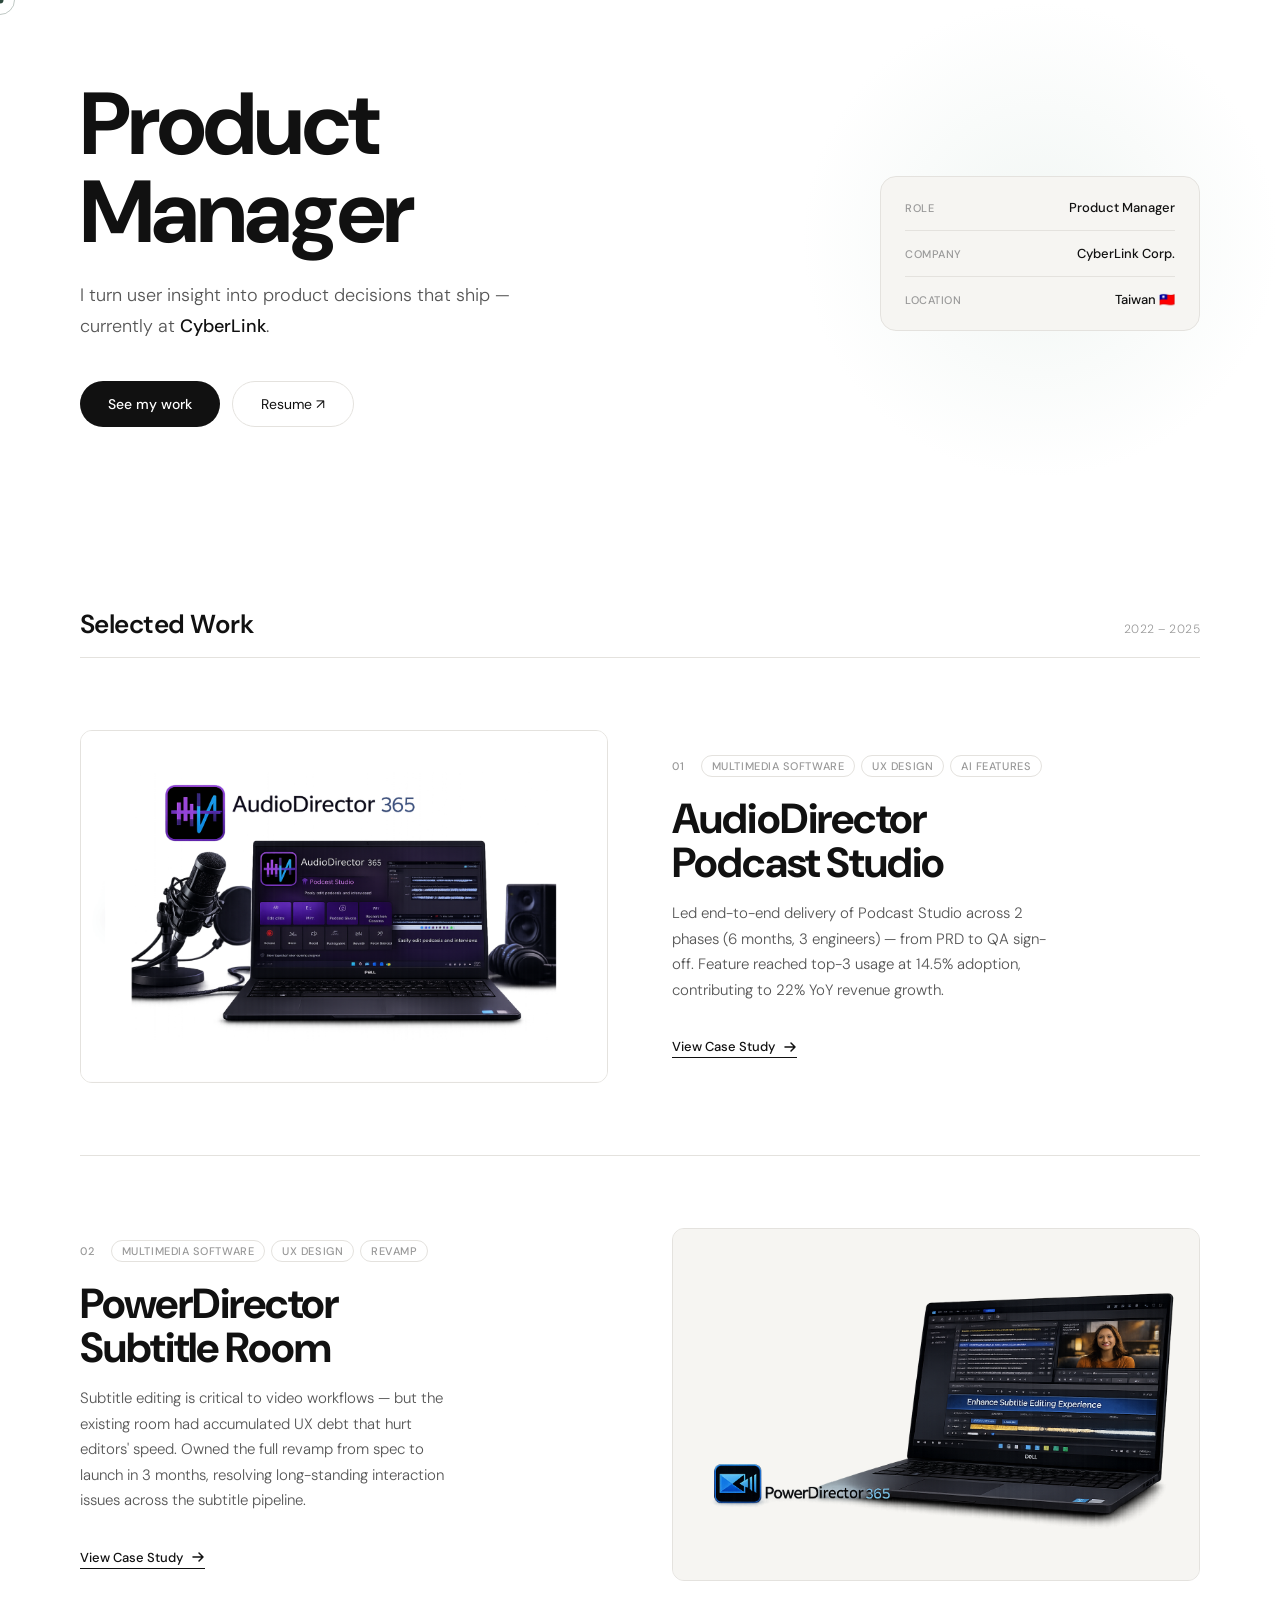
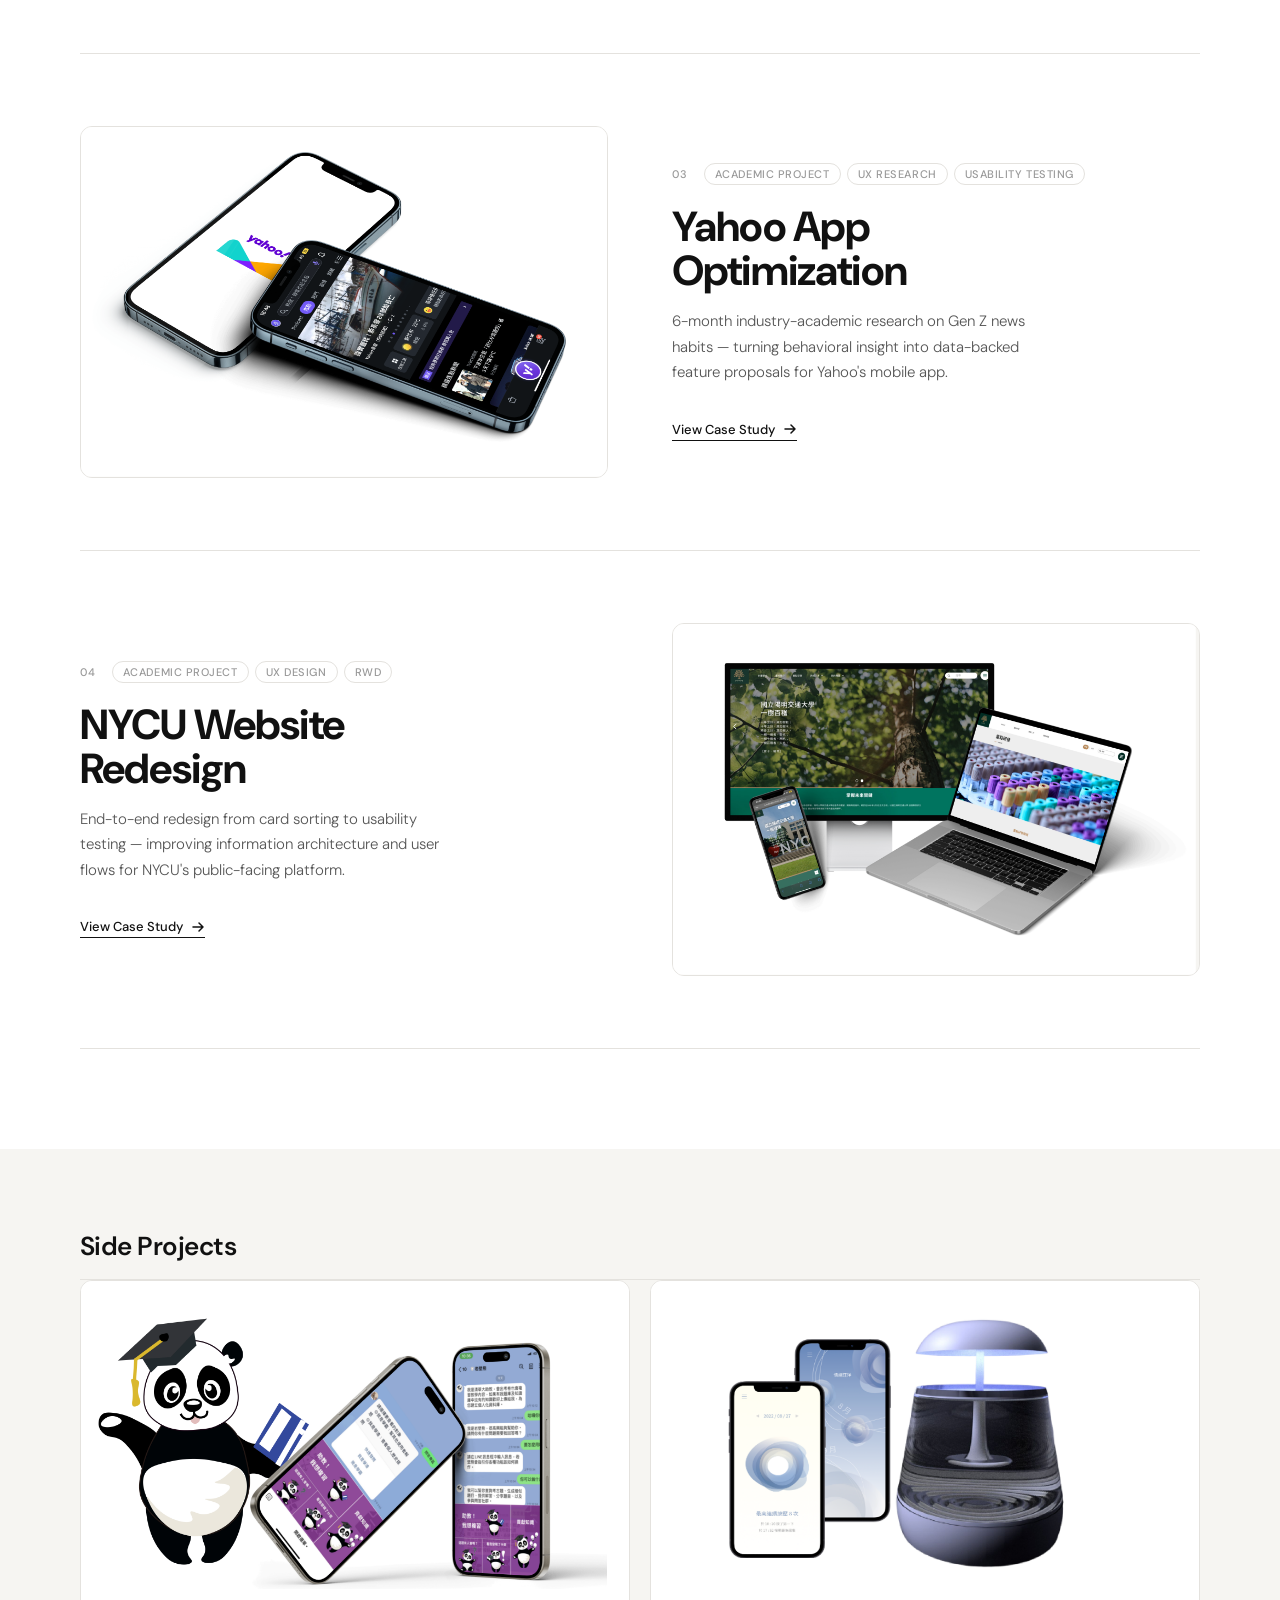
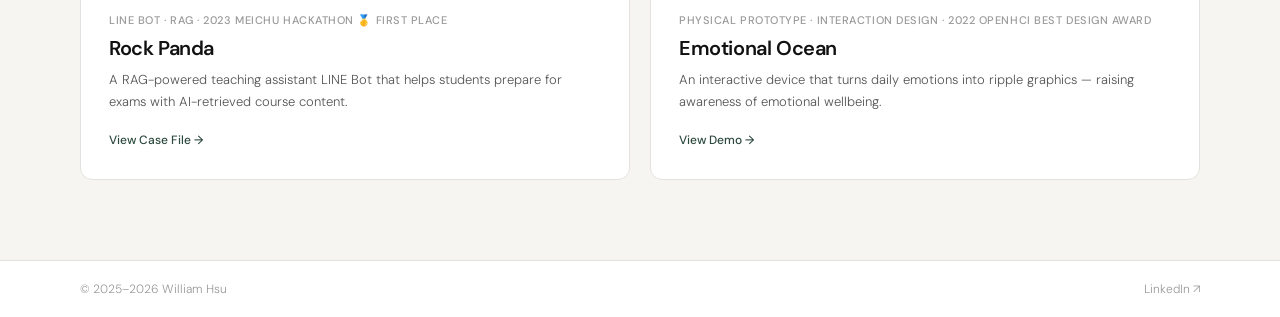
<file: index.html>
<!DOCTYPE html>
<html lang="en">
<head>
  <meta charset="UTF-8">
  <meta name="viewport" content="width=device-width, initial-scale=1.0">
  <title>William Hsu — Product Manager | HCI · Service Design</title>
  <meta name="description" content="PM at CyberLink with HCI research and service design background. Award-winning projects spanning AI audio tools, app optimization, and service design.">
  <meta name="author" content="William Hsu">
  <link rel="canonical" href="https://williamhsu.design/">
  <meta property="og:type" content="website">
  <meta property="og:title" content="William Hsu — Product Manager">
  <meta property="og:description" content="PM at CyberLink with HCI and service design background. 5 awards, 2 years PM experience.">
  <meta property="og:image" content="https://williamhsu.design/image/optimized/ADR-Banner.jpg">
  <script type="application/ld+json">
  {"@context":"https://schema.org","@type":"Person","name":"William Hsu","jobTitle":"Product Manager","worksFor":{"@type":"Organization","name":"CyberLink Corp."},"url":"https://williamhsu.design/","sameAs":["https://www.linkedin.com/in/williamhsuu/"],"knowsAbout":["User Experience Design","HCI","Product Management","Service Design","Usability Testing"]}
  </script>
  <link rel="preconnect" href="https://fonts.googleapis.com">
  <link rel="preconnect" href="https://fonts.gstatic.com" crossorigin>
  <link href="https://fonts.googleapis.com/css2?family=DM+Sans:opsz,wght@9..40,300;9..40,400;9..40,500;9..40,600;9..40,700&display=swap" rel="stylesheet">
  <link rel="stylesheet" href="./CSS/style.css">
</head>
<body>

  <div class="cursor" id="cursor" aria-hidden="true"></div>
  <div class="cursor-ring" id="cursorRing" aria-hidden="true"></div>

  <!-- Nav -->
  <nav id="nav" role="navigation" aria-label="Primary navigation">
    <div class="pill">
      <a href="#" class="pill-logo" aria-label="William Hsu — home">
        <img src="./image/me.png" alt="William Hsu" class="pill-avatar">
        <span class="pill-name">William Hsu</span>
      </a>
      <div class="pill-divider" aria-hidden="true"></div>
      <div class="pill-links">
        <a href="#work" class="pill-link">Work</a>
        <a href="./about.html" class="pill-link">About</a>
        <a href="./WilliamHsu_Resume.pdf" target="_blank" rel="noopener" class="pill-link" aria-label="Resume PDF">Resume</a>
        <a href="mailto:william19970923@gmail.com" class="pill-cta">Contact</a>
      </div>
      <button type="button" class="hamburger" id="hamburger" aria-label="Open menu" aria-expanded="false">
        <span></span><span></span>
      </button>
    </div>
  </nav>

  <!-- Mobile menu -->
  <div class="mob-menu" id="mobMenu" hidden>
    <button type="button" class="mob-close" id="mobClose" aria-label="Close menu">
      <span></span><span></span>
    </button>
    <nav class="mob-nav" aria-label="Mobile navigation">
      <a href="#work" class="mob-link" data-num="01">Work</a>
      <a href="./about.html" class="mob-link" data-num="02">About</a>
      <a href="./WilliamHsu_Resume.pdf" target="_blank" rel="noopener" class="mob-link" data-num="03">Resume</a>
      <a href="mailto:william19970923@gmail.com" class="mob-link" data-num="04">Contact</a>
    </nav>
    <div class="mob-footer">
      <span>William Hsu</span>
      <a href="https://www.linkedin.com/in/williamhsuu/" target="_blank" rel="noopener">LinkedIn ↗</a>
    </div>
  </div>

  <main id="main-content">

  <!-- Hero -->
  <section class="hero" aria-label="Introduction">
    <div class="hero-inner">

      <div class="hero-left">
        <h1 class="hero-title fade-up" style="--d:80ms">
          Product<br>Manager
        </h1>
        <p class="hero-sub fade-up" style="--d:180ms">
          I turn user insight into product decisions that ship — currently at <strong>CyberLink</strong>.
        </p>
        <div class="hero-ctas fade-up" style="--d:260ms">
          <a href="#work" class="btn-solid">See my work</a>
          <a href="./WilliamHsu_Resume.pdf" target="_blank" rel="noopener" class="btn-outline">Resume ↗</a>
        </div>
      </div>

      <div class="hero-right fade-up" style="--d:120ms" aria-hidden="true">
        <div class="hero-card">
          <div class="hcard-row">
            <span class="hcard-label">Role</span>
            <span class="hcard-val">Product Manager</span>
          </div>
          <div class="hcard-divider"></div>
          <div class="hcard-row">
            <span class="hcard-label">Company</span>
            <span class="hcard-val">CyberLink Corp.</span>
          </div>
          <div class="hcard-divider"></div>
          <div class="hcard-row">
            <span class="hcard-label">Location</span>
            <span class="hcard-val">Taiwan 🇹🇼</span>
          </div>
        </div>
      </div>

    </div>
  </section>

  <!-- Work -->
  <section class="work" id="work" aria-label="Selected work">
    <div class="work-inner">

      <div class="section-header reveal">
        <h2 class="section-title">Selected Work</h2>
        <span class="section-meta">2022 – 2025</span>
      </div>

      <!-- Project 01 -->
      <article class="project reveal" aria-label="AudioDirector Podcast Studio">
        <a href="./podcast-studio.html" class="project-img-link" aria-label="View AudioDirector Podcast Studio case study">
          <div class="project-img">
            <img src="./image/ADR_Project.png" alt="" loading="eager" width="720" height="480">
            <div class="project-img-overlay">View Case Study</div>
          </div>
        </a>
        <div class="project-info">
          <div class="project-top">
            <span class="project-num">01</span>
            <div class="project-tags">
              <span>Multimedia Software</span>
              <span>UX Design</span>
              <span>AI Features</span>
            </div>
          </div>
          <h3 class="project-title">AudioDirector<br>Podcast Studio</h3>
          <p class="project-desc">Led end-to-end delivery of Podcast Studio across 2 phases (6 months, 3 engineers) — from PRD to QA sign-off. Feature reached top-3 usage at 14.5% adoption, contributing to 22% YoY revenue growth.</p>
          <a href="./podcast-studio.html" class="project-link" aria-label="View AudioDirector Podcast Studio case study">
            View Case Study
            <svg width="14" height="14" viewBox="0 0 14 14" fill="none" aria-hidden="true"><path d="M2 7h10M8 3l4 4-4 4" stroke="currentColor" stroke-width="1.5" stroke-linecap="round" stroke-linejoin="round"/></svg>
          </a>
        </div>
      </article>

      <!-- Project 02 -->
      <article class="project project-flip reveal" aria-label="PowerDirector Subtitle Room">
        <a href="./PowerDirector.html" class="project-img-link" aria-label="View PowerDirector Subtitle Room case study">
          <div class="project-img">
            <img src="./image/Subtitle_Room.png" alt="" loading="lazy" width="720" height="480">
            <div class="project-img-overlay">View Case Study</div>
          </div>
        </a>
        <div class="project-info">
          <div class="project-top">
            <span class="project-num">02</span>
            <div class="project-tags">
              <span>Multimedia Software</span>
              <span>UX Design</span>
              <span>Revamp</span>
            </div>
          </div>
          <h3 class="project-title">PowerDirector<br>Subtitle Room</h3>
          <p class="project-desc">Subtitle editing is critical to video workflows — but the existing room had accumulated UX debt that hurt editors' speed. Owned the full revamp from spec to launch in 3 months, resolving long-standing interaction issues across the subtitle pipeline.</p>
          <a href="./PowerDirector.html" class="project-link" aria-label="View PowerDirector Subtitle Room case study">
            View Case Study
            <svg width="14" height="14" viewBox="0 0 14 14" fill="none" aria-hidden="true"><path d="M2 7h10M8 3l4 4-4 4" stroke="currentColor" stroke-width="1.5" stroke-linecap="round" stroke-linejoin="round"/></svg>
          </a>
        </div>
      </article>

      <!-- Project 03 -->
      <article class="project reveal" aria-label="Yahoo App Optimization">
        <a href="./yahoo_app.html" class="project-img-link" aria-label="View Yahoo App Optimization case study">
          <div class="project-img">
            <img src="./image/project_1_title.png" alt="" loading="lazy" width="720" height="480">
            <div class="project-img-overlay">View Case Study</div>
          </div>
        </a>
        <div class="project-info">
          <div class="project-top">
            <span class="project-num">03</span>
            <div class="project-tags">
              <span>Academic Project</span>
              <span>UX Research</span>
              <span>Usability Testing</span>
            </div>
          </div>
          <h3 class="project-title">Yahoo App<br>Optimization</h3>
          <p class="project-desc">6-month industry-academic research on Gen Z news habits — turning behavioral insight into data-backed feature proposals for Yahoo's mobile app.</p>
          <a href="./yahoo_app.html" class="project-link" aria-label="View Yahoo App Optimization case study">
            View Case Study
            <svg width="14" height="14" viewBox="0 0 14 14" fill="none" aria-hidden="true"><path d="M2 7h10M8 3l4 4-4 4" stroke="currentColor" stroke-width="1.5" stroke-linecap="round" stroke-linejoin="round"/></svg>
          </a>
        </div>
      </article>

      <!-- Project 04 -->
      <article class="project project-flip reveal" aria-label="NYCU Website Redesign">
        <a href="./NYCU_website.html" class="project-img-link" aria-label="View NYCU Website Redesign case study">
          <div class="project-img">
            <img src="./image/project_3_title.png" alt="" loading="lazy" width="720" height="480">
            <div class="project-img-overlay">View Case Study</div>
          </div>
        </a>
        <div class="project-info">
          <div class="project-top">
            <span class="project-num">04</span>
            <div class="project-tags">
              <span>Academic Project</span>
              <span>UX Design</span>
              <span>RWD</span>
            </div>
          </div>
          <h3 class="project-title">NYCU Website<br>Redesign</h3>
          <p class="project-desc">End-to-end redesign from card sorting to usability testing — improving information architecture and user flows for NYCU's public-facing platform.</p>
          <a href="./NYCU_website.html" class="project-link" aria-label="View NYCU Website Redesign case study">
            View Case Study
            <svg width="14" height="14" viewBox="0 0 14 14" fill="none" aria-hidden="true"><path d="M2 7h10M8 3l4 4-4 4" stroke="currentColor" stroke-width="1.5" stroke-linecap="round" stroke-linejoin="round"/></svg>
          </a>
        </div>
      </article>
    </div>
  </section>

  <!-- Side Projects -->
  <section class="side" aria-label="Side projects">
    <div class="work-inner">
      <div class="section-header reveal">
        <h2 class="section-title">Side Projects</h2>
      </div>
      <div class="side-grid">
        <a href="./Rockpanda.html" class="side-card reveal" style="--ri:1" aria-label="Rock Panda project">
          <div class="side-img"><img src="./image/project_6_title.png" alt="Rock Panda LINE Bot" loading="lazy" width="600" height="340"></div>
          <div class="side-body">
            <p class="side-tag">LINE Bot · RAG · 2023 MeiChu Hackathon 🥇 First Place</p>
            <h3 class="side-title">Rock Panda</h3>
            <p class="side-desc">A RAG-powered teaching assistant LINE Bot that helps students prepare for exams with AI-retrieved course content.</p>
            <span class="side-link">View Case File →</span>
          </div>
        </a>
        <a href="./Emotional_Ocean.html" class="side-card reveal" aria-label="Emotional Ocean project">
          <div class="side-img"><img src="./image/project_5_title.png" alt="Emotional Ocean project" loading="lazy" width="600" height="340"></div>
          <div class="side-body">
            <p class="side-tag">Physical Prototype · Interaction Design · 2022 OpenHCI Best Design Award</p>
            <h3 class="side-title">Emotional Ocean</h3>
            <p class="side-desc">An interactive device that turns daily emotions into ripple graphics — raising awareness of emotional wellbeing.</p>
            <span class="side-link">View Demo →</span>
          </div>
        </a>
      </div>
    </div>
  </section>
  </main>

  <footer class="footer" role="contentinfo">
    <div class="footer-inner">
      <span>© 2025–2026 William Hsu</span>
      <nav aria-label="Footer links">
        <a href="https://www.linkedin.com/in/williamhsuu/" target="_blank" rel="noopener" class="footer-link" aria-label="LinkedIn (opens in new tab)">LinkedIn ↗</a>
      </nav>
    </div>
  </footer>

  <button type="button" id="btt" aria-label="Back to top">↑</button>

  <script src="./JS/main.js"></script>
</body>
</html>
</file>
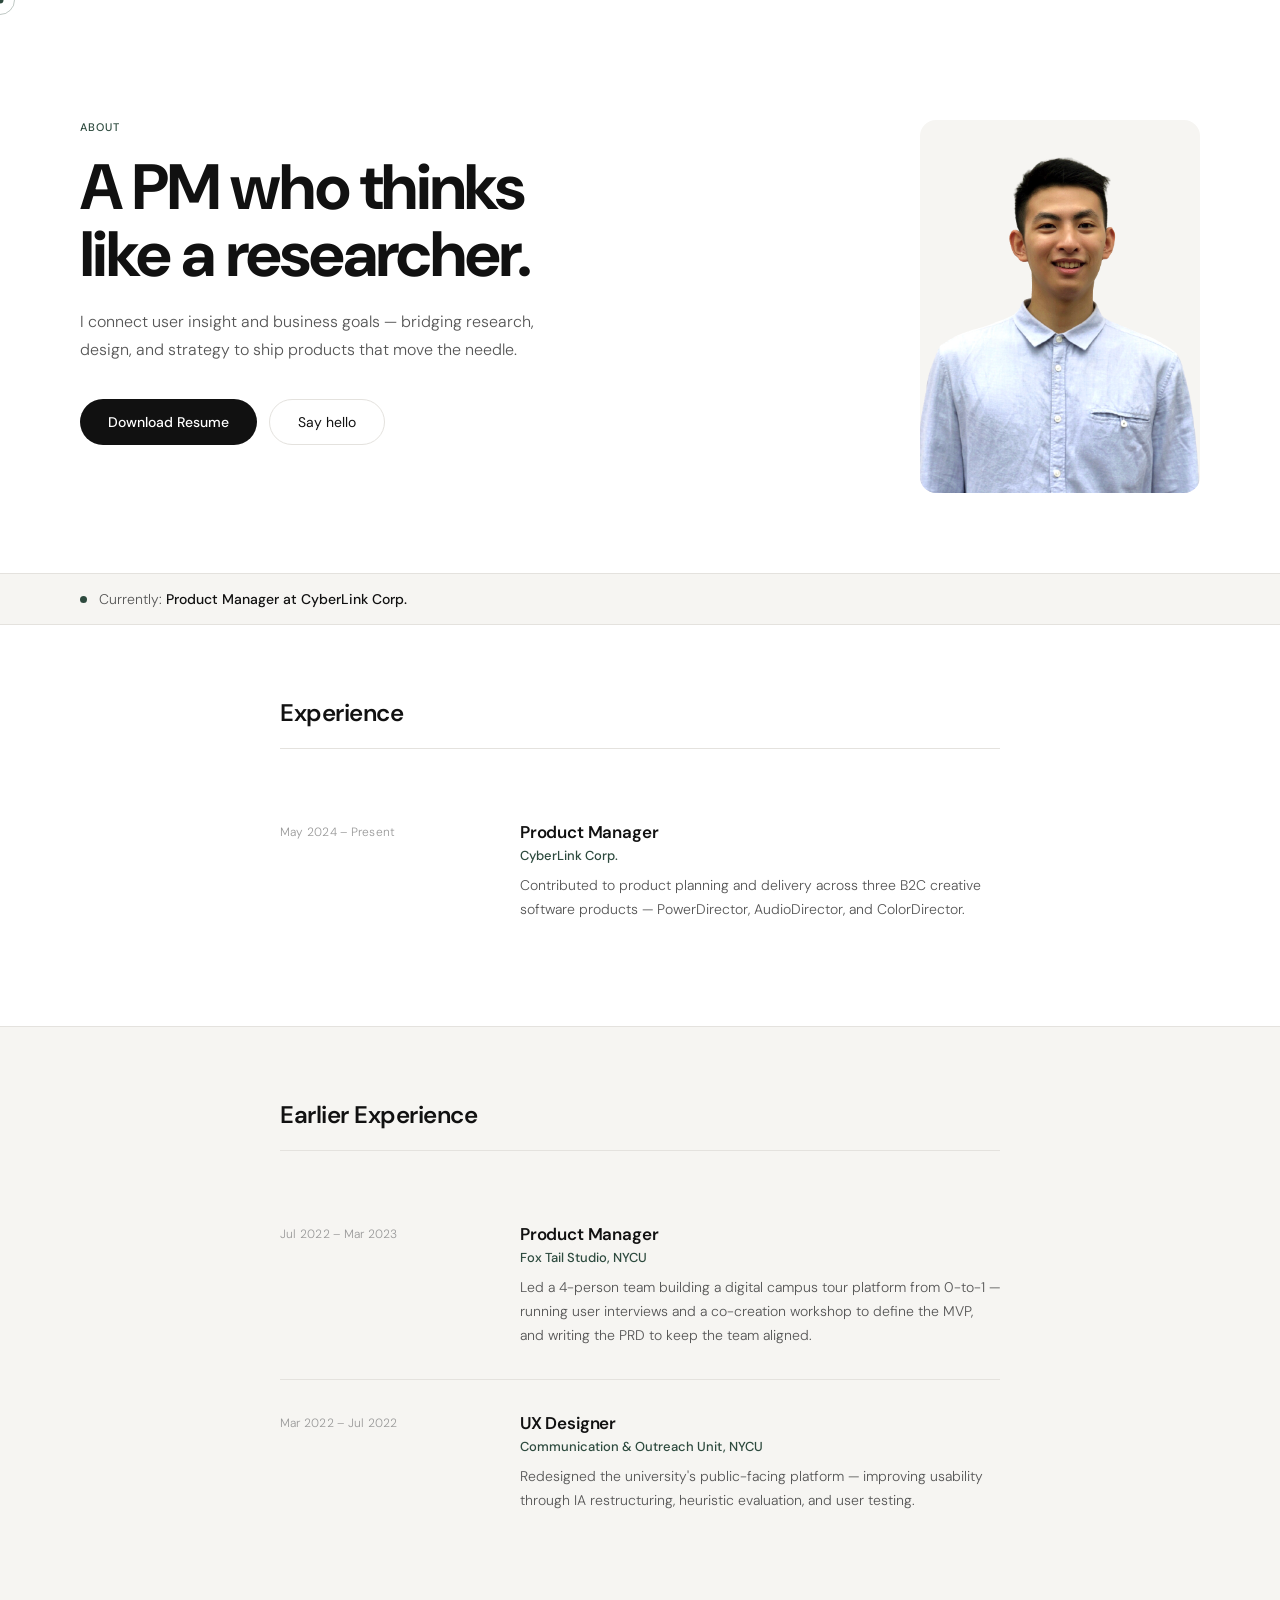
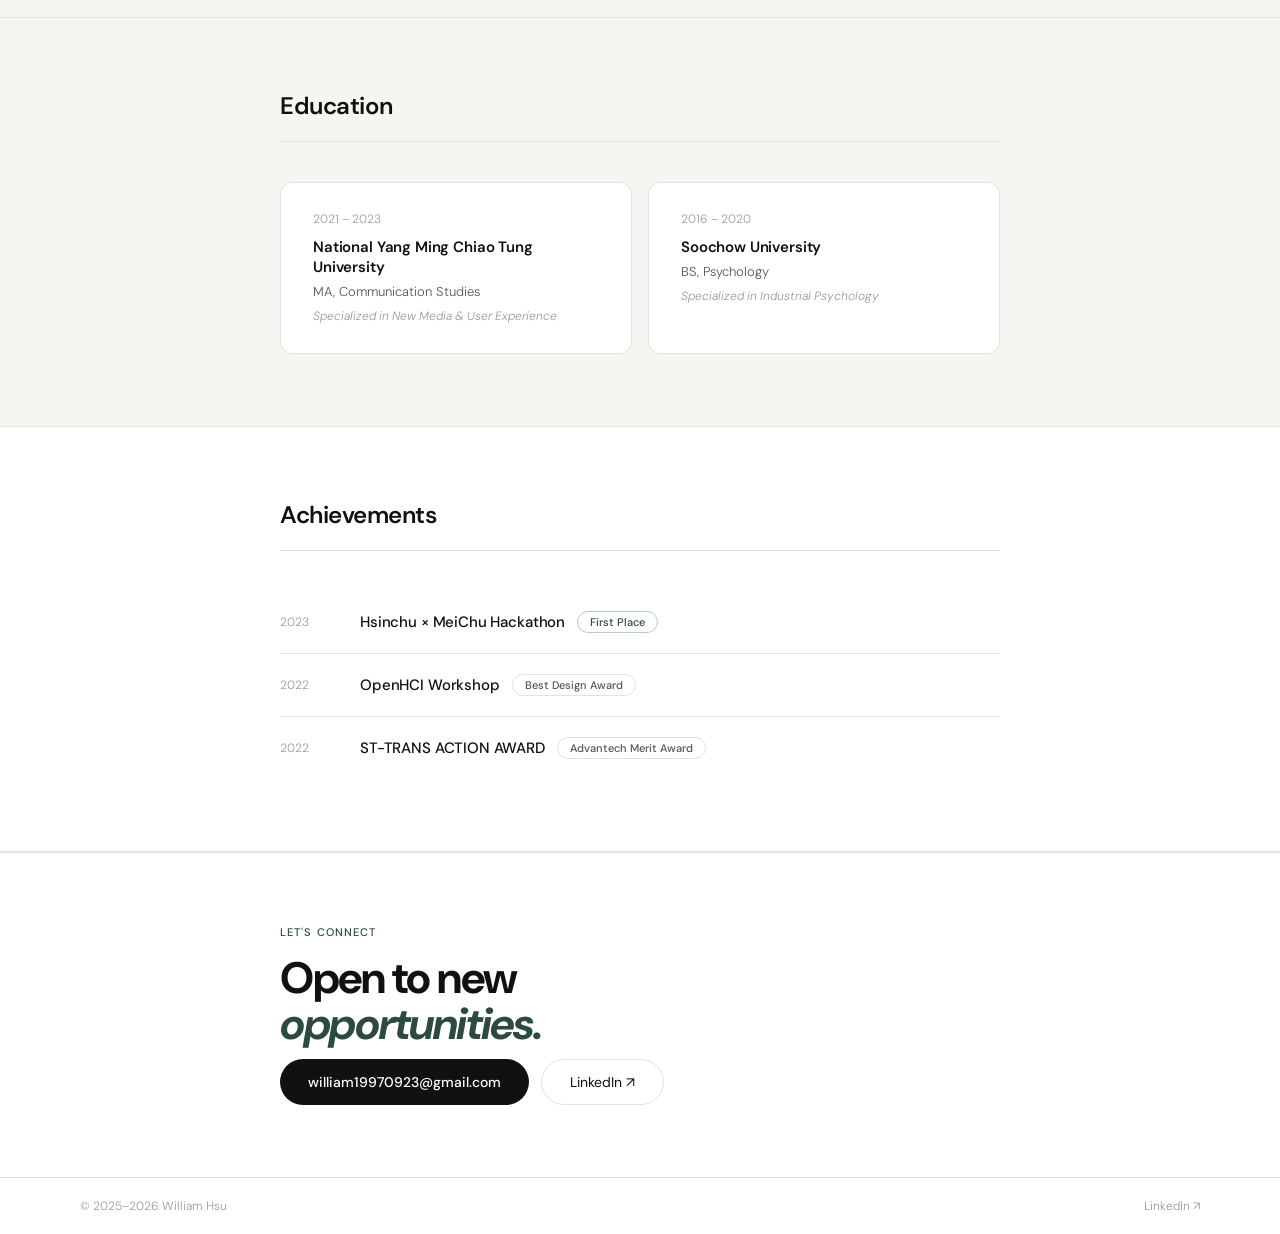
<file: about.html>
<!DOCTYPE html>
<html lang="en">
<head>
  <meta charset="UTF-8">
  <meta name="viewport" content="width=device-width, initial-scale=1.0">
  <title>About — William Hsu | Product Manager</title>
  <meta name="description" content="William Hsu is a Product Manager at CyberLink with a background in HCI, psychology, and service design. 2 years PM experience, 5 honors.">
  <meta name="author" content="William Hsu">
  <link rel="canonical" href="https://williamhsu.design/about.html">
  <meta property="og:type" content="profile">
  <meta property="og:title" content="About William Hsu — Product Manager">
  <meta property="og:description" content="PM at CyberLink. HCI background, 5 honors, track record of shipping products people actually want.">
  <meta property="og:image" content="https://williamhsu.design/image/optimized/ADR-Banner.jpg">
  <script type="application/ld+json">
  {"@context":"https://schema.org","@type":"Person","name":"William Hsu","jobTitle":"Product Manager","worksFor":{"@type":"Organization","name":"CyberLink Corp."},"url":"https://williamhsu.design/","sameAs":["https://www.linkedin.com/in/williamhsuu/"],"award":["2023 Hsinchu MeiChu Hackathon First Place","2022 OpenHCI Best Design Award","2022 ST-TRANS ACTION Advantech Merit Award","2019 Soochow University Innovation Competition First Place","2019 National Taiwan Library Certificate of Appreciation"]}
  </script>
  <link rel="preconnect" href="https://fonts.googleapis.com">
  <link rel="preconnect" href="https://fonts.gstatic.com" crossorigin>
  <link href="https://fonts.googleapis.com/css2?family=DM+Sans:opsz,wght@9..40,300;9..40,400;9..40,500;9..40,600;9..40,700&display=swap" rel="stylesheet">
  <!-- shared -->
  <link rel="stylesheet" href="./CSS/style.css">
  <!-- about-specific -->
  <link rel="stylesheet" href="./CSS/about.css">
  <link rel="icon" href="./image/me.png" type="image/x-icon">

  <!-- Google Analytics -->
  <script async src="https://www.googletagmanager.com/gtag/js?id=G-8754TWSEBE"></script>
  <script>window.dataLayer=window.dataLayer||[];function gtag(){dataLayer.push(arguments);}gtag('js',new Date());gtag('config','G-8754TWSEBE');</script>
</head>
<body>

  <div class="cursor" id="cursor" aria-hidden="true"></div>
  <div class="cursor-ring" id="cursorRing" aria-hidden="true"></div>

  <!-- Floating pill nav -->
  <nav id="nav" role="navigation" aria-label="Primary navigation">
    <div class="pill">
      <a href="./index.html" class="pill-logo" aria-label="William Hsu — home">
        <img src="./image/me.png" alt="William Hsu" class="pill-avatar">
        <span class="pill-name">William Hsu</span>
      </a>
      <div class="pill-divider" aria-hidden="true"></div>
      <div class="pill-links">
        <a href="./index.html" class="pill-link">Work</a>
        <a href="#" class="pill-link pill-link--active">About</a>
        <a href="./WilliamHsu_Resume.pdf" target="_blank" rel="noopener" class="pill-link" aria-label="Resume PDF">Resume</a>
        <a href="mailto:william19970923@gmail.com" class="pill-cta">Contact</a>
      </div>
      <button type="button" class="hamburger" id="hamburger" aria-label="Open menu" aria-expanded="false">
        <span></span><span></span>
      </button>
    </div>
  </nav>

  <!-- Mobile menu -->
  <div class="mob-menu" id="mobMenu" hidden>
    <button type="button" class="mob-close" id="mobClose" aria-label="Close menu">
      <span></span><span></span>
    </button>
    <nav class="mob-nav" aria-label="Mobile navigation">
      <a href="./index.html" class="mob-link" data-num="01">Work</a>
      <a href="#" class="mob-link" data-num="02">About</a>
      <a href="./WilliamHsu_Resume.pdf" target="_blank" rel="noopener" class="mob-link" data-num="03">Resume</a>
      <a href="mailto:william19970923@gmail.com" class="mob-link" data-num="04">Contact</a>
    </nav>
    <div class="mob-footer">
      <span>William Hsu</span>
      <a href="https://www.linkedin.com/in/williamhsuu/" target="_blank" rel="noopener">LinkedIn ↗</a>
    </div>
  </div>

  <main id="main-content">

  <!-- Hero -->
  <section class="a-hero">
    <div class="a-hero-inner">
      <div class="a-hero-text">
        <span class="a-label">About</span>
        <h1 class="a-title">A PM who thinks<br>like a researcher.</h1>
        <p class="a-sub">I connect user insight and business goals — bridging research, design, and strategy to ship products that move the needle.</p>
        <div class="a-ctas">
          <a href="./WilliamHsu_Resume.pdf" target="_blank" rel="noopener" class="btn-solid">Download Resume</a>
          <a href="mailto:william19970923@gmail.com" class="btn-outline">Say hello</a>
        </div>
      </div>
      <div class="a-hero-photo">
        <img src="./image/個人照_去背.png" alt="Portrait of William Hsu" width="280" height="373">
      </div>
    </div>
  </section>

  <!-- Currently -->
  <div class="a-current">
    <div class="a-current-inner">
      <span class="a-current-dot" aria-hidden="true"></span>
      <p>Currently: <strong>Product Manager at CyberLink Corp.</strong></p>
    </div>
  </div>

  <!-- Experience -->
  <section class="a-section" aria-label="Work experience">
    <div class="a-section-inner">
      <h2 class="a-section-title">Experience</h2>
      <div class="a-timeline">

        <div class="a-trow">
          <span class="a-tdate"><time datetime="2024-05">May 2024</time> – Present</span>
          <div class="a-tcontent">
            <h3>Product Manager</h3>
            <span class="a-tco">CyberLink Corp.</span>
            <p>Contributed to product planning and delivery across three B2C creative software products — PowerDirector, AudioDirector, and ColorDirector.</p>
          </div>
        </div>

      </div>
    </div>
  </section>

  <!-- Earlier Experience -->
  <section class="a-section a-section--off" aria-label="Earlier experience">
    <div class="a-section-inner">
      <h2 class="a-section-title">Earlier Experience</h2>
      <div class="a-timeline">

        <div class="a-trow">
          <span class="a-tdate"><time datetime="2022-07">Jul 2022</time> – <time datetime="2023-03">Mar 2023</time></span>
          <div class="a-tcontent">
            <h3>Product Manager</h3>
            <span class="a-tco">Fox Tail Studio, NYCU</span>
            <p>Led a 4-person team building a digital campus tour platform from 0-to-1 — running user interviews and a co-creation workshop to define the MVP, and writing the PRD to keep the team aligned.</p>
          </div>
        </div>

        <div class="a-trow">
          <span class="a-tdate"><time datetime="2022-03">Mar 2022</time> – <time datetime="2022-07">Jul 2022</time></span>
          <div class="a-tcontent">
            <h3>UX Designer</h3>
            <span class="a-tco">Communication &amp; Outreach Unit, NYCU</span>
            <p>Redesigned the university's public-facing platform — improving usability through IA restructuring, heuristic evaluation, and user testing.</p>
          </div>
        </div>


      </div>
    </div>
  </section>

  <!-- Education -->
  <section class="a-section a-section--off" aria-label="Education">
    <div class="a-section-inner">
      <h2 class="a-section-title">Education</h2>
      <div class="a-edu-grid">
        <div class="a-edu-card">
          <span class="a-edu-year"><time datetime="2021">2021</time> – <time datetime="2023">2023</time></span>
          <h3>National Yang Ming Chiao Tung University</h3>
          <p>MA, Communication Studies</p>
          <span class="a-edu-spec">Specialized in New Media &amp; User Experience</span>
        </div>
        <div class="a-edu-card">
          <span class="a-edu-year"><time datetime="2016">2016</time> – <time datetime="2020">2020</time></span>
          <h3>Soochow University</h3>
          <p>BS, Psychology</p>
          <span class="a-edu-spec">Specialized in Industrial Psychology</span>
        </div>
      </div>
    </div>
  </section>

  <!-- Awards -->
  <section class="a-section" aria-label="Achievements">
    <div class="a-section-inner">
      <h2 class="a-section-title">Achievements</h2>
      <div class="a-awards">
        <div class="a-award">
          <span class="a-award-yr"><time datetime="2023">2023</time></span>
          <div class="a-award-body">
            <h3>Hsinchu &times; MeiChu Hackathon</h3>
            <span class="a-chip a-chip--gold">First Place</span>
          </div>
        </div>
        <div class="a-award">
          <span class="a-award-yr"><time datetime="2022">2022</time></span>
          <div class="a-award-body">
            <h3>OpenHCI Workshop</h3>
            <span class="a-chip">Best Design Award</span>
          </div>
        </div>
        <div class="a-award">
          <span class="a-award-yr"><time datetime="2022">2022</time></span>
          <div class="a-award-body">
            <h3>ST-TRANS ACTION AWARD</h3>
            <span class="a-chip">Advantech Merit Award</span>
          </div>
        </div>
      </div>
    </div>
  </section>

  <!-- CTA -->
  <section class="a-cta" aria-label="Contact">
    <div class="a-cta-inner">
      <span class="a-cta-label">Let's connect</span>
      <h2 class="a-cta-title">Open to new<br><em>opportunities.</em></h2>
      <div class="a-cta-links">
        <a href="mailto:william19970923@gmail.com" class="btn-solid">william19970923@gmail.com</a>
        <a href="https://www.linkedin.com/in/williamhsuu/" target="_blank" rel="noopener" class="btn-outline">LinkedIn ↗</a>
      </div>
    </div>
  </section>

  </main>

  <footer class="footer" role="contentinfo">
    <div class="footer-inner">
      <span>© 2025–2026 William Hsu</span>
      <nav aria-label="Footer links">
        <a href="https://www.linkedin.com/in/williamhsuu/" target="_blank" rel="noopener" class="footer-link" aria-label="LinkedIn (opens in new tab)">LinkedIn ↗</a>
      </nav>
    </div>
  </footer>

  <button type="button" id="btt" aria-label="Back to top">↑</button>
  <script src="./JS/main.js"></script>
</body>
</html>
</file>
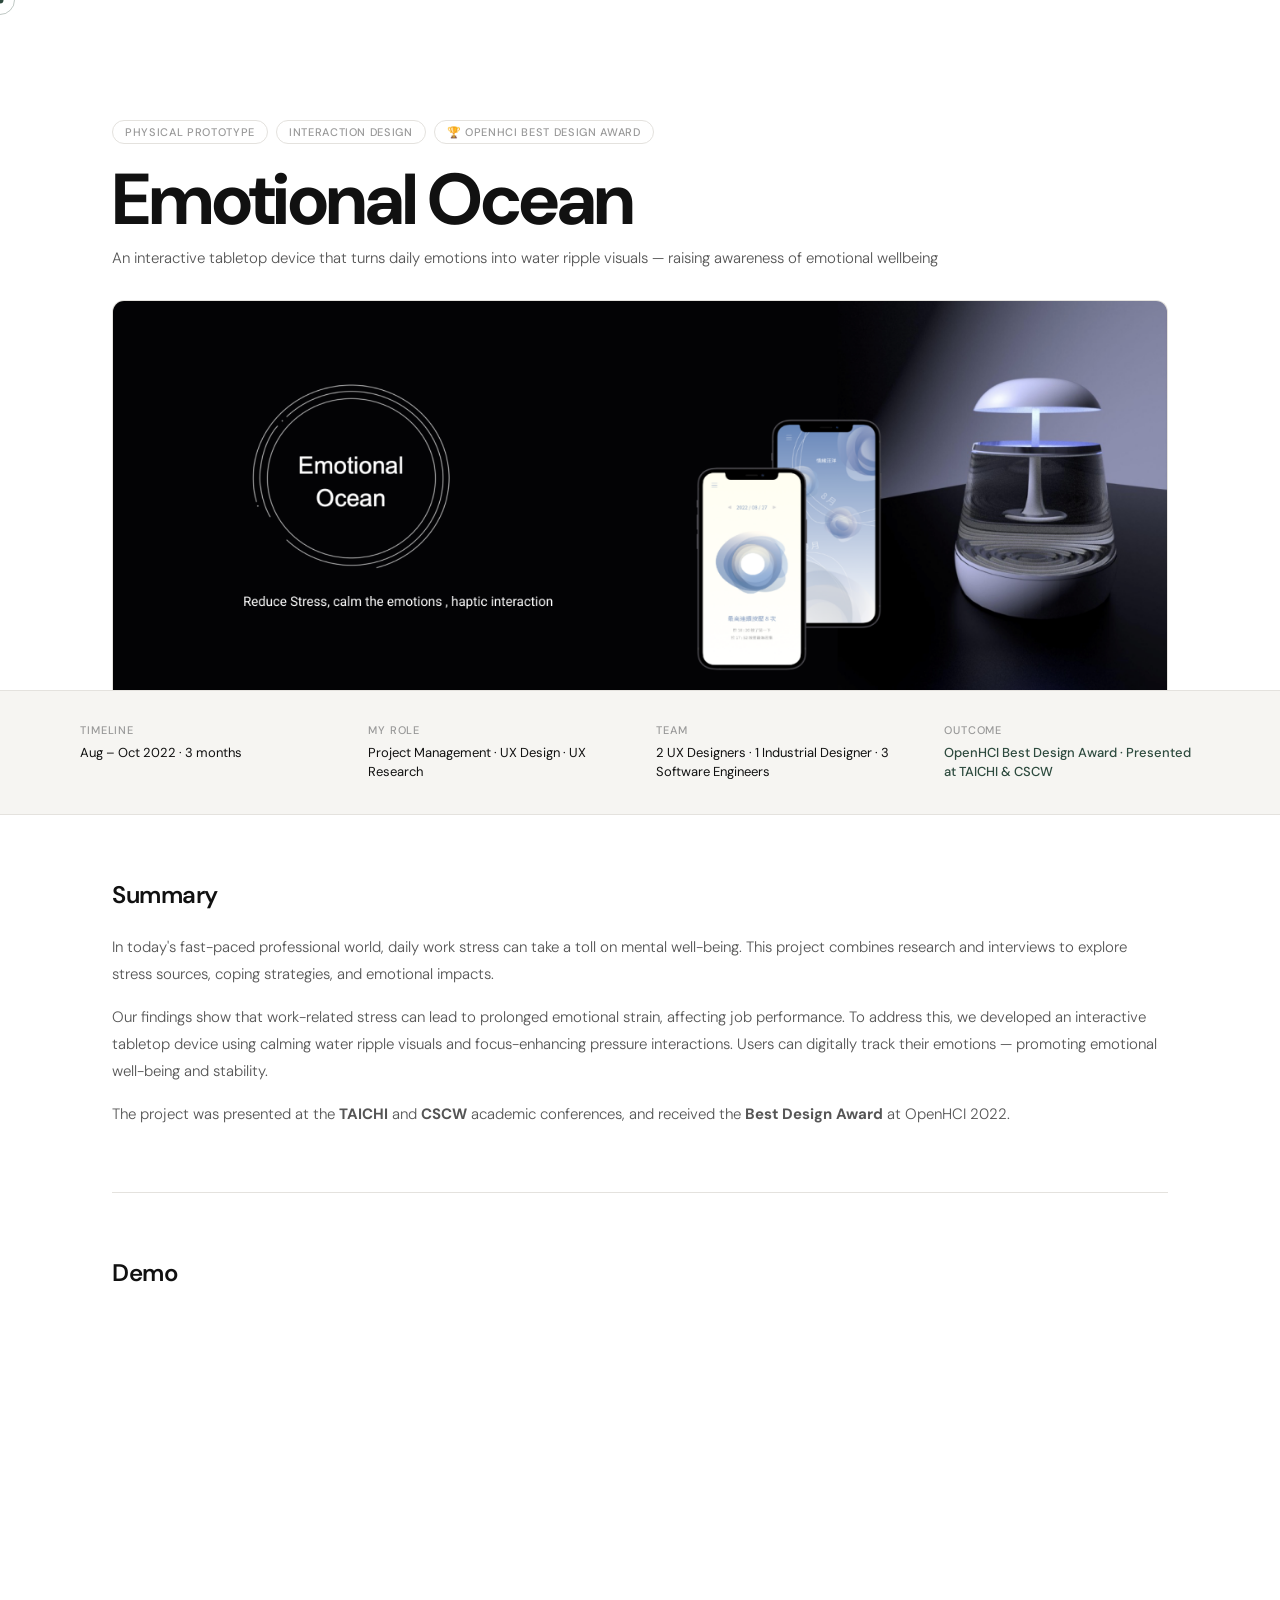
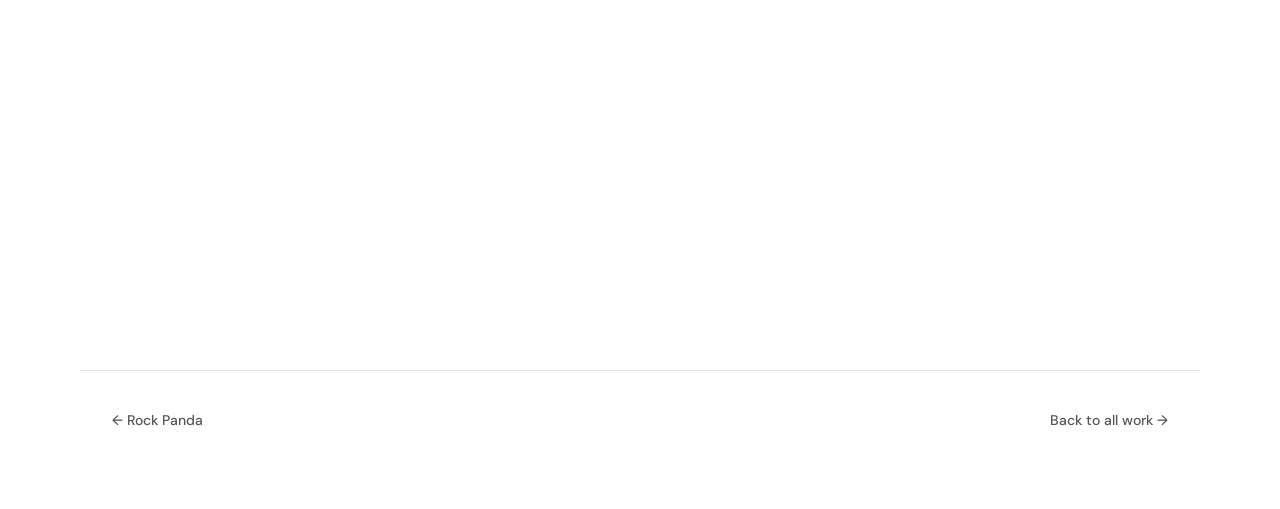
<file: Emotional_Ocean.html>
<!DOCTYPE html>
<html lang="en">
<head>
  <script async src="https://www.googletagmanager.com/gtag/js?id=G-8754TWSEBE"></script>
  <script>window.dataLayer=window.dataLayer||[];function gtag(){dataLayer.push(arguments);}gtag('js',new Date());gtag('config','G-8754TWSEBE');</script>
  <meta charset="UTF-8">
  <meta name="viewport" content="width=device-width, initial-scale=1.0">
  <title>Emotional Ocean — William Hsu | Side Project</title>
  <meta name="description" content="Emotional Ocean: An interactive tabletop device using water ripple visuals to raise awareness of emotional wellbeing. Presented at TAICHI and CSCW conferences. OpenHCI Best Design Award.">
  <meta property="og:title" content="Emotional Ocean — William Hsu | Interactive Device">
  <meta property="og:description" content="An interactive tabletop device turning emotions into water ripples. OpenHCI Best Design Award · Presented at TAICHI & CSCW.">
  <meta property="og:image" content="https://williamhsu.design/image/project_5_banner.png">
  <meta name="author" content="William Hsu">
  <link rel="canonical" href="https://williamhsu.design/Emotional_Ocean.html">
  <link rel="preconnect" href="https://fonts.googleapis.com">
  <link rel="preconnect" href="https://fonts.gstatic.com" crossorigin>
  <link href="https://fonts.googleapis.com/css2?family=DM+Sans:opsz,wght@9..40,300;9..40,400;9..40,500;9..40,600;9..40,700&display=swap" rel="stylesheet">
  <link rel="stylesheet" href="./CSS/style.css">
  <link rel="stylesheet" href="./CSS/case-study.css">
  <link rel="icon" href="./image/me.png" type="image/x-icon">
</head>
<body>

  <div class="cursor" id="cursor" aria-hidden="true"></div>
  <div class="cursor-ring" id="cursorRing" aria-hidden="true"></div>

  <nav id="nav" role="navigation" aria-label="Primary navigation">
    <div class="pill">
      <a href="./index.html" class="pill-logo" aria-label="William Hsu — home">
        <img src="./image/me.png" alt="William Hsu" class="pill-avatar">
        <span class="pill-name">William Hsu</span>
      </a>
      <div class="pill-divider" aria-hidden="true"></div>
      <div class="pill-links">
        <a href="./index.html" class="pill-link pill-link--active">Work</a>
        <a href="./about.html" class="pill-link">About</a>
        <a href="./WilliamHsu_Resume.pdf" target="_blank" rel="noopener" class="pill-link">Resume</a>
        <a href="mailto:william19970923@gmail.com" class="pill-cta">Contact</a>
      </div>
      <button type="button" class="hamburger" id="hamburger" aria-label="Open menu" aria-expanded="false">
        <span></span><span></span>
      </button>
    </div>
  </nav>

  <div class="mob-menu" id="mobMenu" hidden>
    <button type="button" class="mob-close" id="mobClose" aria-label="Close menu">
      <span></span><span></span>
    </button>
    <nav class="mob-nav" aria-label="Mobile navigation">
      <a href="./index.html" class="mob-link" data-num="01">Work</a>
      <a href="./about.html" class="mob-link" data-num="02">About</a>
      <a href="./WilliamHsu_Resume.pdf" target="_blank" rel="noopener" class="mob-link" data-num="03">Resume</a>
      <a href="mailto:william19970923@gmail.com" class="mob-link" data-num="04">Contact</a>
    </nav>
    <div class="mob-footer">
      <span>William Hsu</span>
      <a href="https://www.linkedin.com/in/williamhsuu/" target="_blank" rel="noopener">LinkedIn ↗</a>
    </div>
  </div>

  <main id="main-content">
    <h1 class="sr-only">Emotional Ocean — Side Project</h1>

    <!-- Hero -->
    <section class="cs-hero">
      <div class="cs-hero-inner">
        <div class="cs-hero-meta">
          <span class="cs-tag">Physical Prototype</span>
          <span class="cs-tag">Interaction Design</span>
          <span class="cs-tag">🏆 OpenHCI Best Design Award</span>
        </div>
        <h2 class="cs-hero-title">Emotional Ocean</h2>
        <p class="cs-hero-sub">An interactive tabletop device that turns daily emotions into water ripple visuals — raising awareness of emotional wellbeing</p>
      </div>
      <div class="cs-hero-img">
        <img src="./image/project_5_banner.png" alt="Emotional Ocean interactive device" loading="eager">
      </div>
    </section>

    <!-- Overview -->
    <section class="cs-overview">
      <div class="cs-overview-inner">
        <div class="cs-overview-item">
          <span class="cs-overview-label">Timeline</span>
          <span class="cs-overview-val">Aug – Oct 2022 · 3 months</span>
        </div>
        <div class="cs-overview-item">
          <span class="cs-overview-label">My Role</span>
          <span class="cs-overview-val">Project Management · UX Design · UX Research</span>
        </div>
        <div class="cs-overview-item">
          <span class="cs-overview-label">Team</span>
          <span class="cs-overview-val">2 UX Designers · 1 Industrial Designer · 3 Software Engineers</span>
        </div>
        <div class="cs-overview-item cs-overview-item--accent">
          <span class="cs-overview-label">Outcome</span>
          <span class="cs-overview-val">OpenHCI Best Design Award · Presented at TAICHI &amp; CSCW</span>
        </div>
      </div>
    </section>

    <div class="cs-body">

      <!-- Summary -->
      <section class="cs-section">
        <h2 class="cs-section-title">Summary</h2>
        <p>In today's fast-paced professional world, daily work stress can take a toll on mental well-being. This project combines research and interviews to explore stress sources, coping strategies, and emotional impacts.</p>
        <p>Our findings show that work-related stress can lead to prolonged emotional strain, affecting job performance. To address this, we developed an interactive tabletop device using calming water ripple visuals and focus-enhancing pressure interactions. Users can digitally track their emotions — promoting emotional well-being and stability.</p>
        <p>The project was presented at the <strong>TAICHI</strong> and <strong>CSCW</strong> academic conferences, and received the <strong>Best Design Award</strong> at OpenHCI 2022.</p>
      </section>

      <!-- Demo -->
      <section class="cs-section">
        <h2 class="cs-section-title">Demo</h2>
        <div class="cs-video-wrap">
          <iframe
            width="100%" height="500"
            src="https://www.youtube.com/embed/NtPUPNPEOr0?si=IA-9KtaorAI27JtW"
            title="Emotional Ocean demo video"
            frameborder="0"
            allow="accelerometer; autoplay; clipboard-write; encrypted-media; gyroscope; picture-in-picture; web-share"
            allowfullscreen>
          </iframe>
        </div>
      </section>

    </div>

    <!-- Project navigation -->
    <div class="cs-nav">
      <a href="./Rockpanda.html" class="cs-nav-link">← Rock Panda</a>
      <a href="./index.html" class="cs-nav-link">Back to all work →</a>
    </div>

  </main>

  <button type="button" id="btt" aria-label="Back to top">↑</button>
  <script src="./JS/main.js"></script>
</body>
</html>
</file>
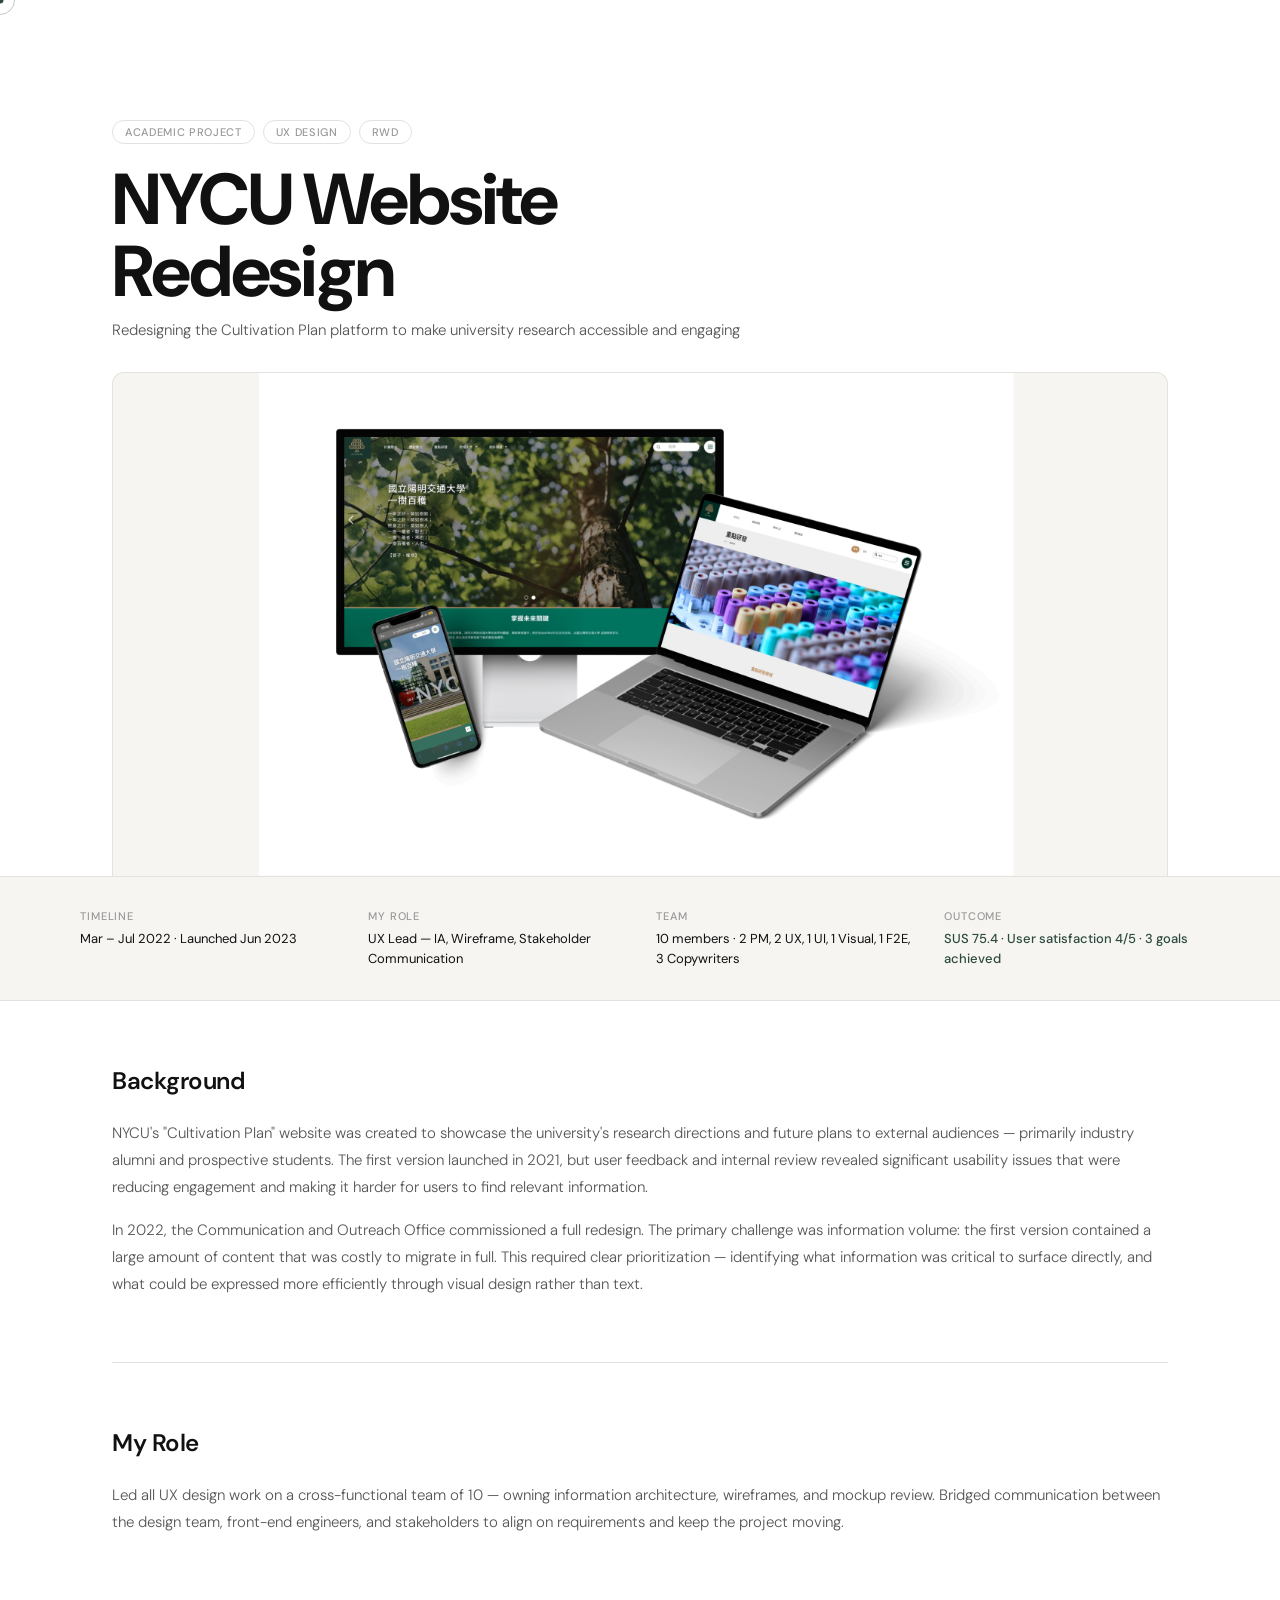
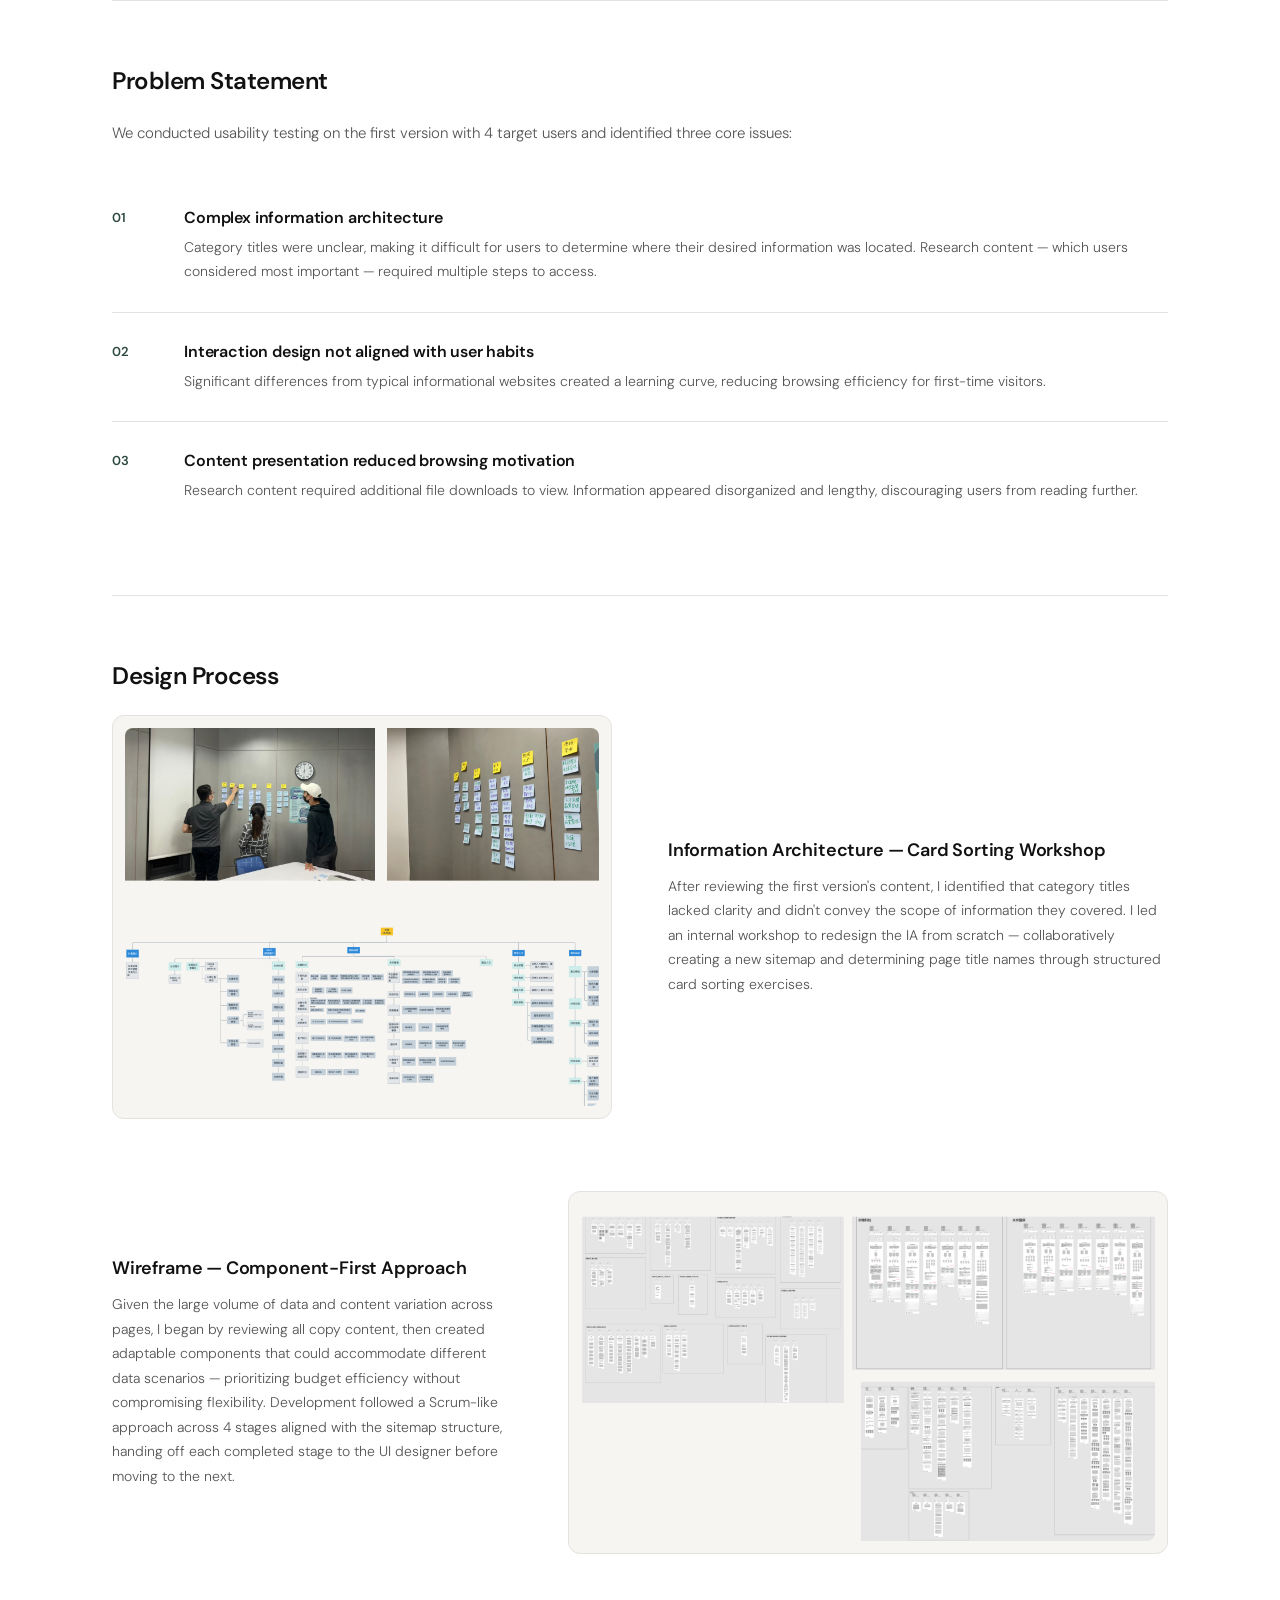
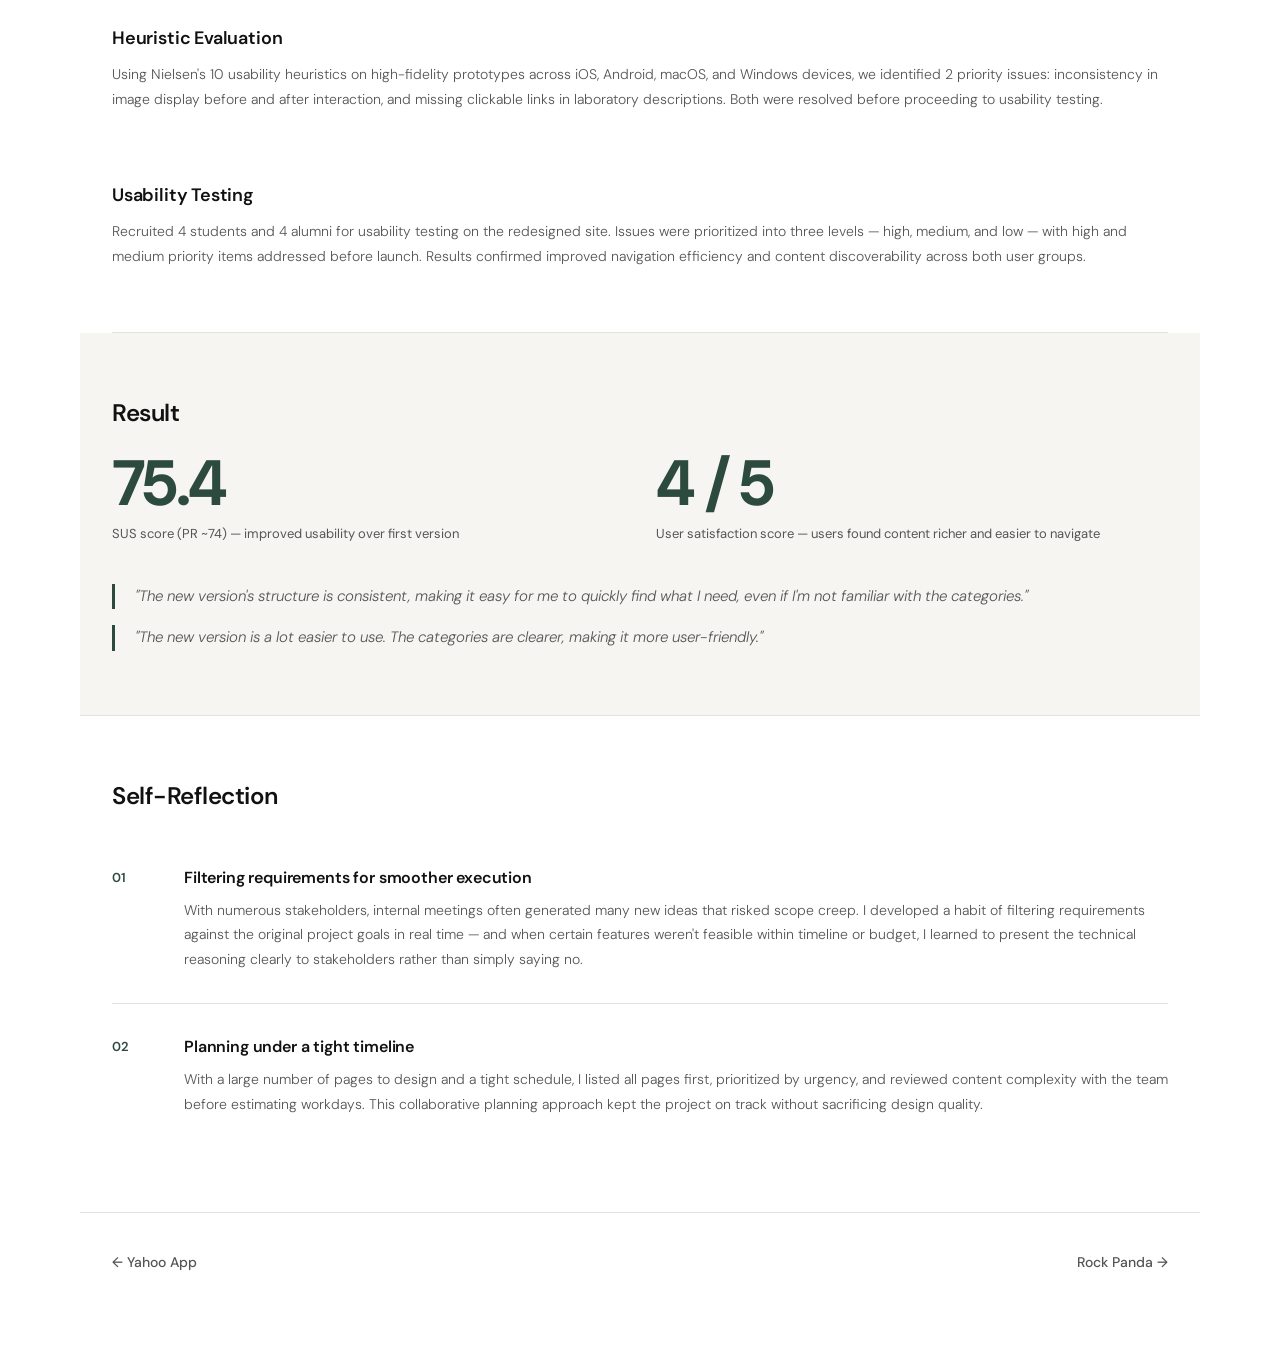
<file: NYCU_website.html>
<!DOCTYPE html>
<html lang="en">
<head>
  <script async src="https://www.googletagmanager.com/gtag/js?id=G-8754TWSEBE"></script>
  <script>window.dataLayer=window.dataLayer||[];function gtag(){dataLayer.push(arguments);}gtag('js',new Date());gtag('config','G-8754TWSEBE');</script>
  <meta charset="UTF-8">
  <meta name="viewport" content="width=device-width, initial-scale=1.0">
  <title>NYCU Website Redesign — William Hsu | UX Design Case Study</title>
  <meta name="description" content="Case study: William Hsu led UX design for NYCU's Cultivation Plan website — information architecture, card sorting, wireframes, and usability testing. SUS 75.4.">
  <meta name="author" content="William Hsu">
  <link rel="canonical" href="https://williamhsu.design/NYCU_website.html">
  <meta property="og:title" content="NYCU Website Redesign — William Hsu">
  <meta property="og:description" content="UX Case Study: End-to-end redesign of NYCU's public platform — SUS 75.4, improved IA, and validated usability improvements.">
  <meta property="og:image" content="https://williamhsu.design/image/project_3_title.png">
  <link rel="preconnect" href="https://fonts.googleapis.com">
  <link rel="preconnect" href="https://fonts.gstatic.com" crossorigin>
  <link href="https://fonts.googleapis.com/css2?family=DM+Sans:opsz,wght@9..40,300;9..40,400;9..40,500;9..40,600;9..40,700&display=swap" rel="stylesheet">
  <link rel="stylesheet" href="./CSS/style.css">
  <link rel="stylesheet" href="./CSS/case-study.css">
  <link rel="icon" href="./image/me.png" type="image/x-icon">
</head>
<body>

  <div class="cursor" id="cursor" aria-hidden="true"></div>
  <div class="cursor-ring" id="cursorRing" aria-hidden="true"></div>

  <nav id="nav" role="navigation" aria-label="Primary navigation">
    <div class="pill">
      <a href="./index.html" class="pill-logo" aria-label="William Hsu — home">
        <img src="./image/me.png" alt="William Hsu" class="pill-avatar">
        <span class="pill-name">William Hsu</span>
      </a>
      <div class="pill-divider" aria-hidden="true"></div>
      <div class="pill-links">
        <a href="./index.html" class="pill-link pill-link--active">Work</a>
        <a href="./about.html" class="pill-link">About</a>
        <a href="./WilliamHsu_Resume.pdf" target="_blank" rel="noopener" class="pill-link">Resume</a>
        <a href="mailto:william19970923@gmail.com" class="pill-cta">Contact</a>
      </div>
      <button type="button" class="hamburger" id="hamburger" aria-label="Open menu" aria-expanded="false">
        <span></span><span></span>
      </button>
    </div>
  </nav>

  <div class="mob-menu" id="mobMenu" hidden>
    <button type="button" class="mob-close" id="mobClose" aria-label="Close menu">
      <span></span><span></span>
    </button>
    <nav class="mob-nav" aria-label="Mobile navigation">
      <a href="./index.html" class="mob-link" data-num="01">Work</a>
      <a href="./about.html" class="mob-link" data-num="02">About</a>
      <a href="./WilliamHsu_Resume.pdf" target="_blank" rel="noopener" class="mob-link" data-num="03">Resume</a>
      <a href="mailto:william19970923@gmail.com" class="mob-link" data-num="04">Contact</a>
    </nav>
    <div class="mob-footer">
      <span>William Hsu</span>
      <a href="https://www.linkedin.com/in/williamhsuu/" target="_blank" rel="noopener">LinkedIn ↗</a>
    </div>
  </div>

  <main id="main-content">
    <h1 class="sr-only">NYCU Website Redesign — UX Design Case Study</h1>

    <!-- Hero -->
    <section class="cs-hero">
      <div class="cs-hero-inner">
        <div class="cs-hero-meta">
          <span class="cs-tag">Academic Project</span>
          <span class="cs-tag">UX Design</span>
          <span class="cs-tag">RWD</span>
        </div>
        <h2 class="cs-hero-title">NYCU Website<br>Redesign</h2>
        <p class="cs-hero-sub">Redesigning the Cultivation Plan platform to make university research accessible and engaging</p>
      </div>
      <div class="cs-hero-img">
        <img src="./image/project_3_title.png" alt="NYCU Website Redesign" loading="eager">
      </div>
    </section>

    <!-- Overview -->
    <section class="cs-overview">
      <div class="cs-overview-inner">
        <div class="cs-overview-item">
          <span class="cs-overview-label">Timeline</span>
          <span class="cs-overview-val">Mar – Jul 2022 · Launched Jun 2023</span>
        </div>
        <div class="cs-overview-item">
          <span class="cs-overview-label">My Role</span>
          <span class="cs-overview-val">UX Lead — IA, Wireframe, Stakeholder Communication</span>
        </div>
        <div class="cs-overview-item">
          <span class="cs-overview-label">Team</span>
          <span class="cs-overview-val">10 members · 2 PM, 2 UX, 1 UI, 1 Visual, 1 F2E, 3 Copywriters</span>
        </div>
        <div class="cs-overview-item cs-overview-item--accent">
          <span class="cs-overview-label">Outcome</span>
          <span class="cs-overview-val">SUS 75.4 · User satisfaction 4/5 · 3 goals achieved</span>
        </div>
      </div>
    </section>

    <div class="cs-body">

      <!-- Background -->
      <section class="cs-section">
        <h2 class="cs-section-title">Background</h2>
        <p>NYCU's "Cultivation Plan" website was created to showcase the university's research directions and future plans to external audiences — primarily industry alumni and prospective students. The first version launched in 2021, but user feedback and internal review revealed significant usability issues that were reducing engagement and making it harder for users to find relevant information.</p>
        <p>In 2022, the Communication and Outreach Office commissioned a full redesign. The primary challenge was information volume: the first version contained a large amount of content that was costly to migrate in full. This required clear prioritization — identifying what information was critical to surface directly, and what could be expressed more efficiently through visual design rather than text.</p>
      </section>

      <!-- My Role -->
      <section class="cs-section">
        <h2 class="cs-section-title">My Role</h2>
        <p>Led all UX design work on a cross-functional team of 10 — owning information architecture, wireframes, and mockup review. Bridged communication between the design team, front-end engineers, and stakeholders to align on requirements and keep the project moving.</p>
      </section>

      <!-- Problem Statement -->
      <section class="cs-section">
        <h2 class="cs-section-title">Problem Statement</h2>
        <p>We conducted usability testing on the first version with 4 target users and identified three core issues:</p>
        <div class="cs-process">
          <div class="cs-process-step">
            <span class="cs-process-num">01</span>
            <div>
              <h3>Complex information architecture</h3>
              <p>Category titles were unclear, making it difficult for users to determine where their desired information was located. Research content — which users considered most important — required multiple steps to access.</p>
            </div>
          </div>
          <div class="cs-process-step">
            <span class="cs-process-num">02</span>
            <div>
              <h3>Interaction design not aligned with user habits</h3>
              <p>Significant differences from typical informational websites created a learning curve, reducing browsing efficiency for first-time visitors.</p>
            </div>
          </div>
          <div class="cs-process-step">
            <span class="cs-process-num">03</span>
            <div>
              <h3>Content presentation reduced browsing motivation</h3>
              <p>Research content required additional file downloads to view. Information appeared disorganized and lengthy, discouraging users from reading further.</p>
            </div>
          </div>
        </div>
      </section>

      <!-- Design Process -->
      <section class="cs-section">
        <h2 class="cs-section-title">Design Process</h2>

        <!-- Card Sorting -->
        <div class="cs-feature">
          <div class="cs-feature-img">
            <img src="./image/一樹百穫/IA_Workshop.png" alt="Card sorting workshop" loading="lazy">
          </div>
          <div class="cs-feature-body">
            <h3>Information Architecture — Card Sorting Workshop</h3>
            <p>After reviewing the first version's content, I identified that category titles lacked clarity and didn't convey the scope of information they covered. I led an internal workshop to redesign the IA from scratch — collaboratively creating a new sitemap and determining page title names through structured card sorting exercises.</p>
          </div>
        </div>

        <!-- Wireframe -->
        <div class="cs-feature cs-feature--flip">
          <div class="cs-feature-img">
            <img src="./image/一樹百穫/WF.png" alt="Wireframe development" loading="lazy">
          </div>
          <div class="cs-feature-body">
            <h3>Wireframe — Component-First Approach</h3>
            <p>Given the large volume of data and content variation across pages, I began by reviewing all copy content, then created adaptable components that could accommodate different data scenarios — prioritizing budget efficiency without compromising flexibility. Development followed a Scrum-like approach across 4 stages aligned with the sitemap structure, handing off each completed stage to the UI designer before moving to the next.</p>
          </div>
        </div>

        <!-- Heuristic Evaluation -->
        <div class="cs-feature cs-feature--text-only">
          <div class="cs-feature-body">
            <h3>Heuristic Evaluation</h3>
            <p>Using Nielsen's 10 usability heuristics on high-fidelity prototypes across iOS, Android, macOS, and Windows devices, we identified 2 priority issues: inconsistency in image display before and after interaction, and missing clickable links in laboratory descriptions. Both were resolved before proceeding to usability testing.</p>
          </div>
        </div>

        <!-- Usability Testing -->
        <div class="cs-feature cs-feature--text-only">
          <div class="cs-feature-body">
            <h3>Usability Testing</h3>
            <p>Recruited 4 students and 4 alumni for usability testing on the redesigned site. Issues were prioritized into three levels — high, medium, and low — with high and medium priority items addressed before launch. Results confirmed improved navigation efficiency and content discoverability across both user groups.</p>
          </div>
        </div>

      </section>

      <!-- Result -->
      <section class="cs-section cs-section--accent">
        <h2 class="cs-section-title">Result</h2>
        <div class="cs-metrics">
          <div class="cs-metric">
            <span class="cs-metric-num">75.4</span>
            <span class="cs-metric-label">SUS score (PR ~74) — improved usability over first version</span>
          </div>
          <div class="cs-metric">
            <span class="cs-metric-num">4 / 5</span>
            <span class="cs-metric-label">User satisfaction score — users found content richer and easier to navigate</span>
          </div>
        </div>

        <div class="cs-quotes">
          <blockquote class="cs-quote">"The new version's structure is consistent, making it easy for me to quickly find what I need, even if I'm not familiar with the categories."</blockquote>
          <blockquote class="cs-quote">"The new version is a lot easier to use. The categories are clearer, making it more user-friendly."</blockquote>
        </div>
      </section>

      <!-- Self-Reflection -->
      <section class="cs-section">
        <h2 class="cs-section-title">Self-Reflection</h2>
        <div class="cs-reflection">
          <div class="cs-reflection-item">
            <span class="cs-reflection-num">01</span>
            <div>
              <h3>Filtering requirements for smoother execution</h3>
              <p>With numerous stakeholders, internal meetings often generated many new ideas that risked scope creep. I developed a habit of filtering requirements against the original project goals in real time — and when certain features weren't feasible within timeline or budget, I learned to present the technical reasoning clearly to stakeholders rather than simply saying no.</p>
            </div>
          </div>
          <div class="cs-reflection-item">
            <span class="cs-reflection-num">02</span>
            <div>
              <h3>Planning under a tight timeline</h3>
              <p>With a large number of pages to design and a tight schedule, I listed all pages first, prioritized by urgency, and reviewed content complexity with the team before estimating workdays. This collaborative planning approach kept the project on track without sacrificing design quality.</p>
            </div>
          </div>
        </div>
      </section>

    </div>

    <!-- Project navigation -->
    <div class="cs-nav">
      <a href="./yahoo_app.html" class="cs-nav-link">← Yahoo App</a>
      <a href="./Rockpanda.html" class="cs-nav-link">Rock Panda →</a>
    </div>

  </main>

  <button type="button" id="btt" aria-label="Back to top">↑</button>
  <script src="./JS/main.js"></script>
</body>
</html>
</file>
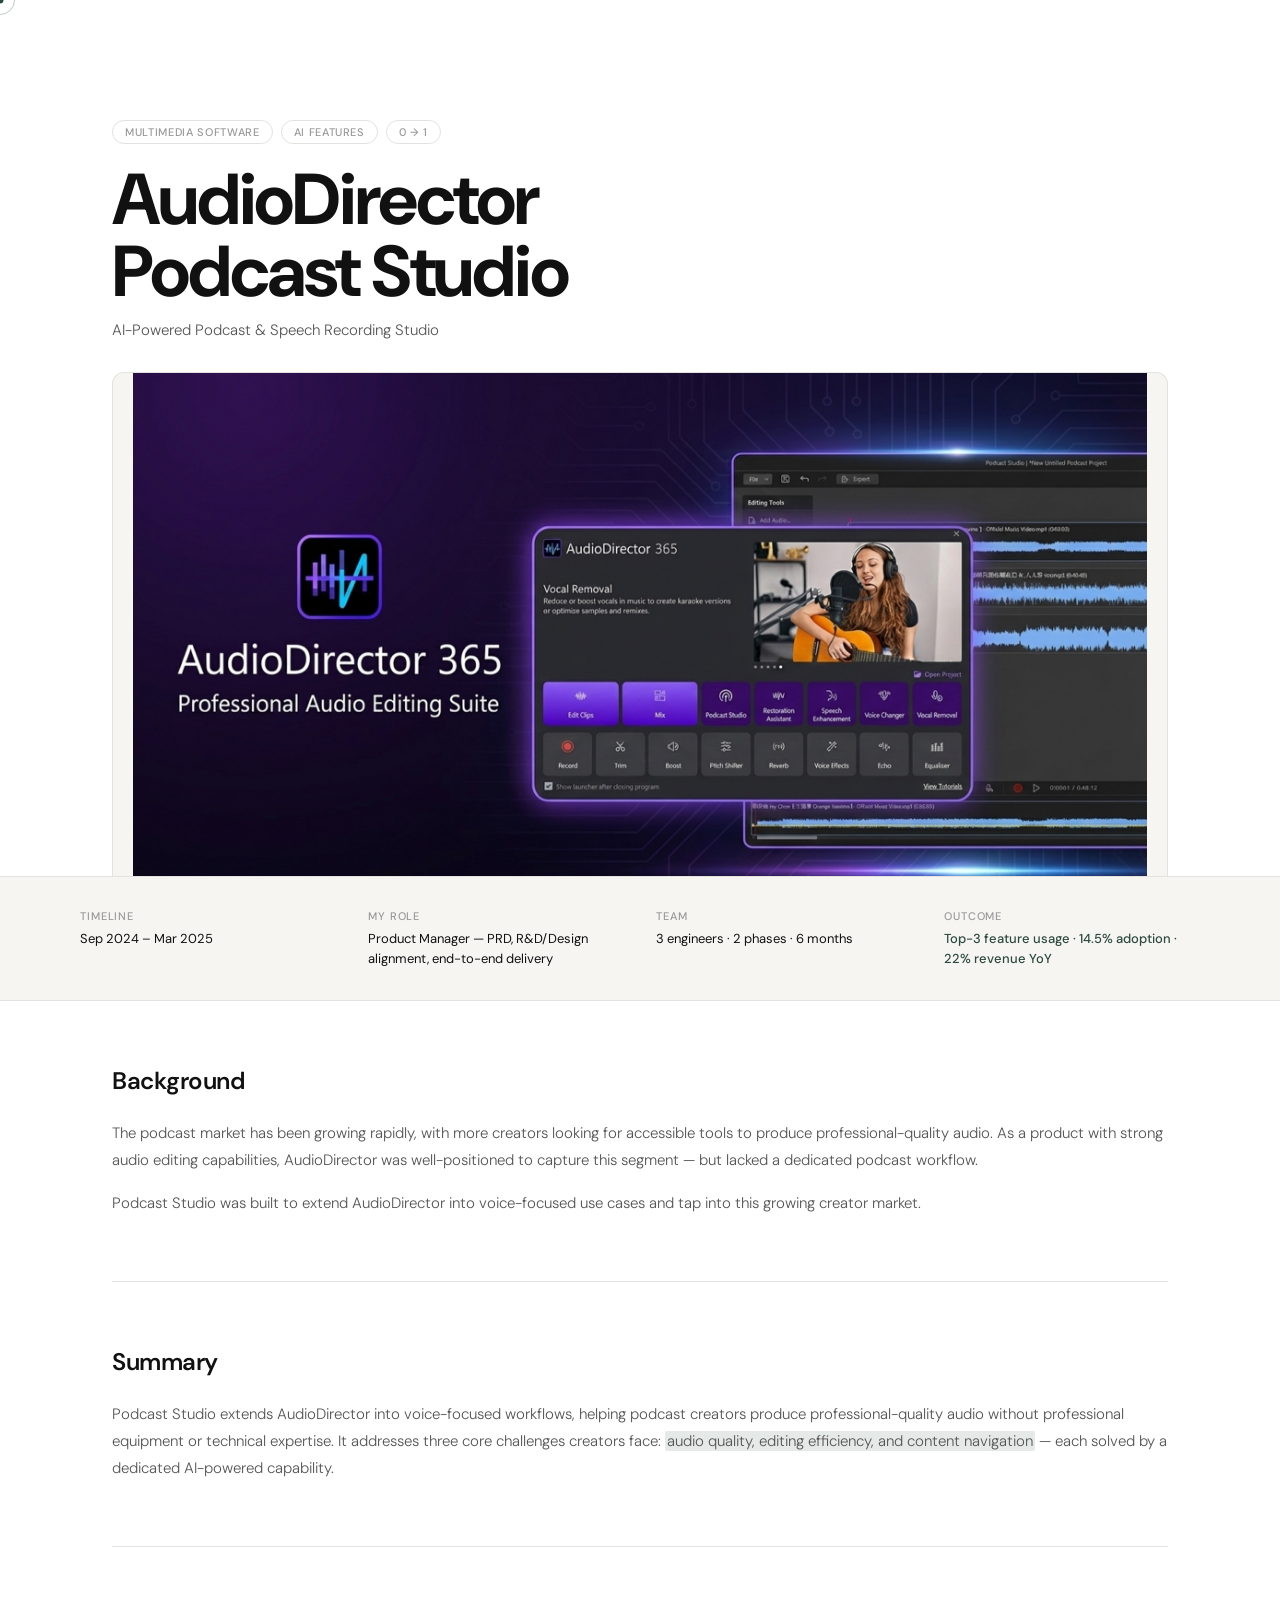
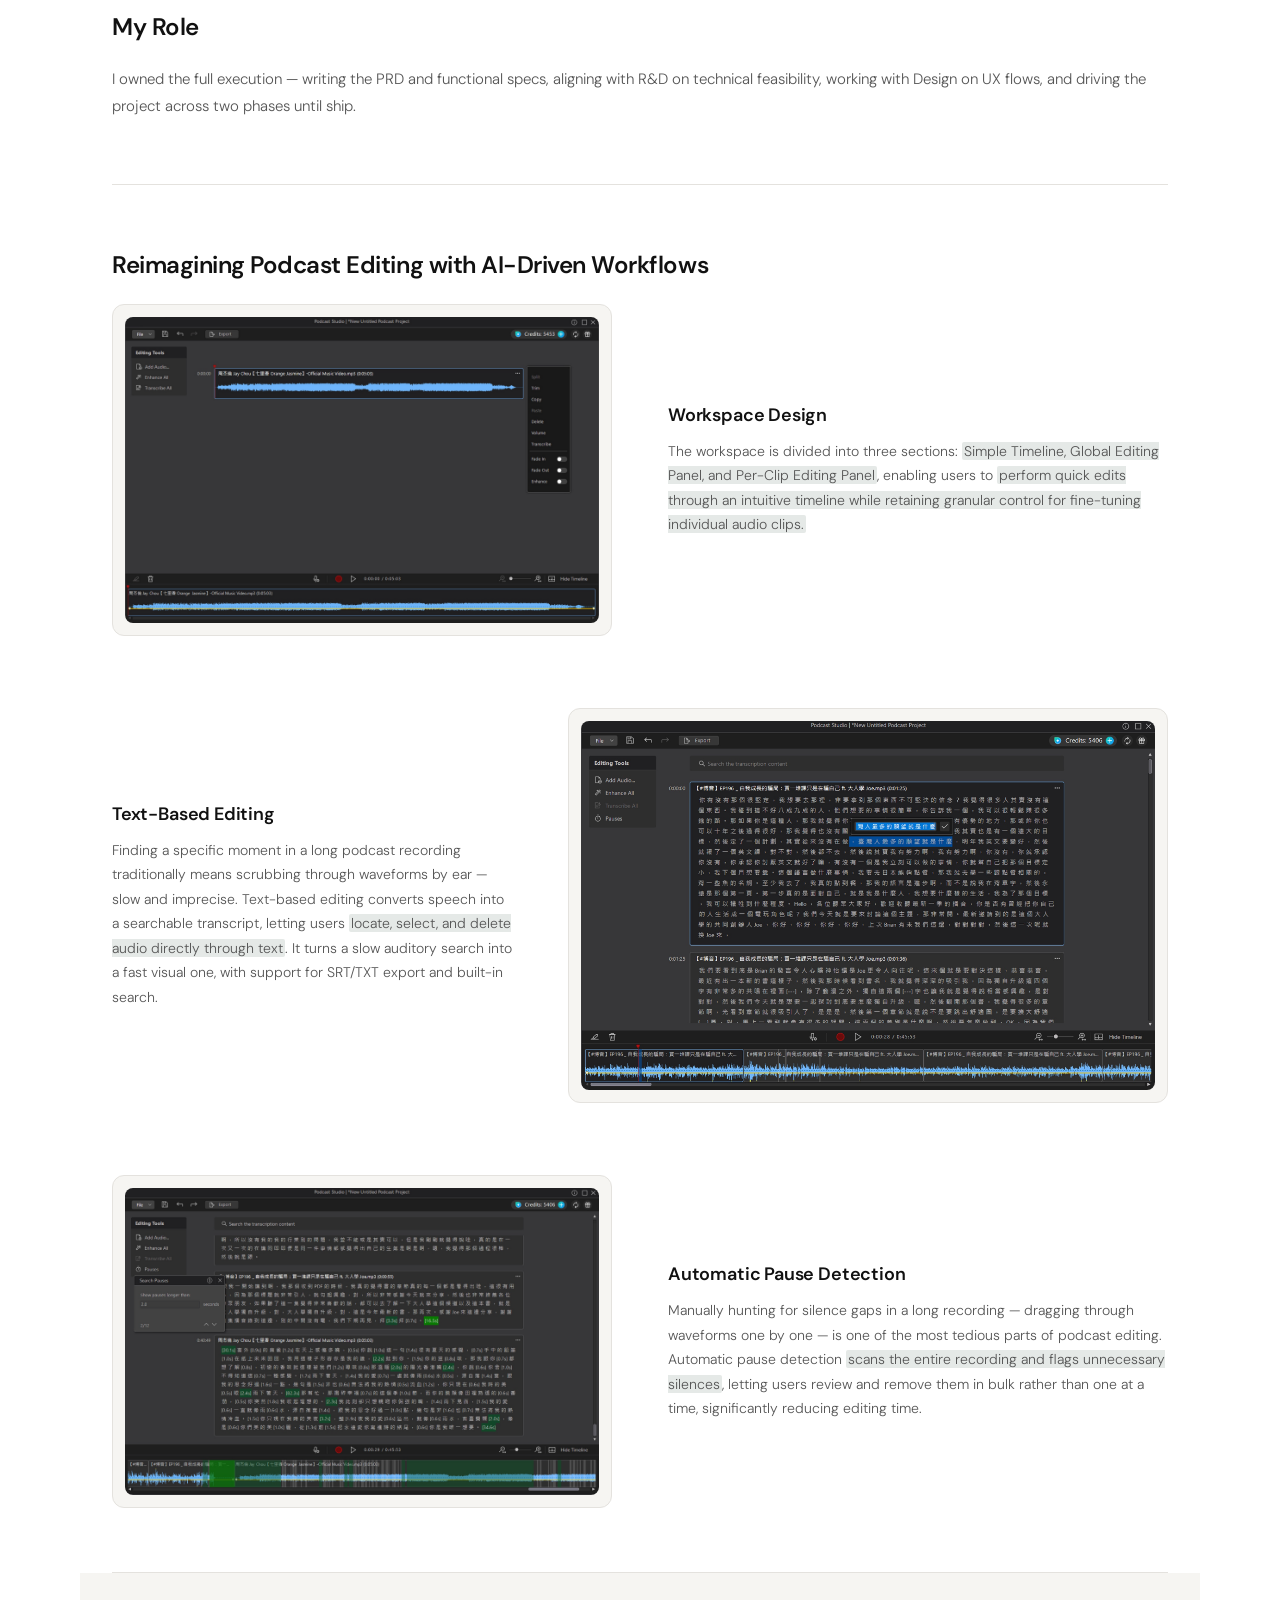
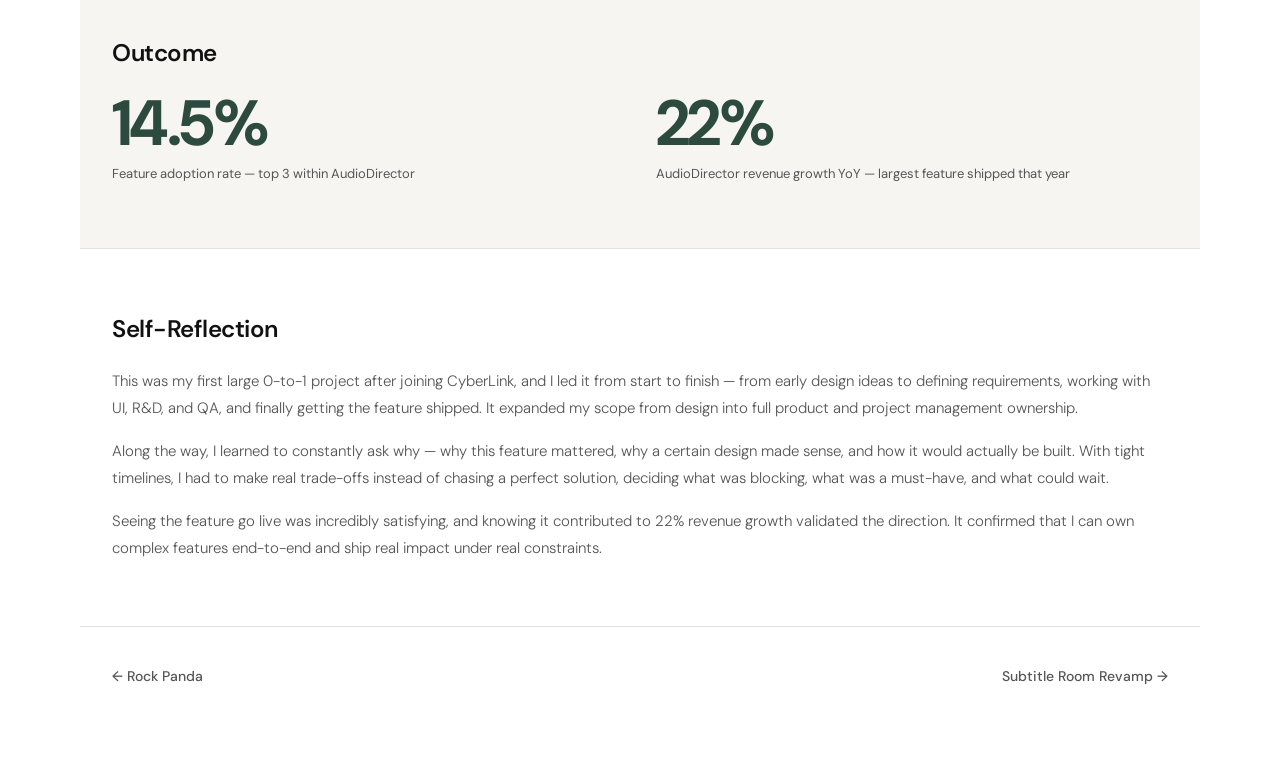
<file: podcast-studio.html>
<!DOCTYPE html>
<html lang="en">
<head>
  <script async src="https://www.googletagmanager.com/gtag/js?id=G-8754TWSEBE"></script>
  <script>window.dataLayer=window.dataLayer||[];function gtag(){dataLayer.push(arguments);}gtag('js',new Date());gtag('config','G-8754TWSEBE');</script>
  <meta charset="UTF-8">
  <meta name="viewport" content="width=device-width, initial-scale=1.0">
  <title>AudioDirector Podcast Studio — William Hsu | PM Case Study</title>
  <meta name="description" content="Case study: William Hsu led end-to-end delivery of AudioDirector Podcast Studio at CyberLink — 14.5% feature adoption (top 3), 22% revenue growth YoY.">
  <meta name="author" content="William Hsu">
  <link rel="canonical" href="https://williamhsu.design/podcast-studio.html">
  <meta property="og:title" content="AudioDirector Podcast Studio — William Hsu">
  <meta property="og:description" content="PM Case Study: AI-powered podcast production feature. 14.5% adoption, 22% YoY revenue growth.">
  <meta property="og:image" content="https://williamhsu.design/image/optimized/ADR-Banner.jpg">
  <link rel="preconnect" href="https://fonts.googleapis.com">
  <link rel="preconnect" href="https://fonts.gstatic.com" crossorigin>
  <link href="https://fonts.googleapis.com/css2?family=DM+Sans:opsz,wght@9..40,300;9..40,400;9..40,500;9..40,600;9..40,700&display=swap" rel="stylesheet">
  <link rel="stylesheet" href="./CSS/style.css">
  <link rel="stylesheet" href="./CSS/case-study.css">
  <link rel="icon" href="./image/me.png" type="image/x-icon">
</head>
<body>

  <div class="cursor" id="cursor" aria-hidden="true"></div>
  <div class="cursor-ring" id="cursorRing" aria-hidden="true"></div>

  <nav id="nav" role="navigation" aria-label="Primary navigation">
    <div class="pill">
      <a href="./index.html" class="pill-logo" aria-label="William Hsu — home">
        <img src="./image/me.png" alt="William Hsu" class="pill-avatar">
        <span class="pill-name">William Hsu</span>
      </a>
      <div class="pill-divider" aria-hidden="true"></div>
      <div class="pill-links">
        <a href="./index.html" class="pill-link pill-link--active">Work</a>
        <a href="./about.html" class="pill-link">About</a>
        <a href="./WilliamHsu_Resume.pdf" target="_blank" rel="noopener" class="pill-link">Resume</a>
        <a href="mailto:william19970923@gmail.com" class="pill-cta">Contact</a>
      </div>
      <button type="button" class="hamburger" id="hamburger" aria-label="Open menu" aria-expanded="false">
        <span></span><span></span>
      </button>
    </div>
  </nav>

  <div class="mob-menu" id="mobMenu" hidden>
    <button type="button" class="mob-close" id="mobClose" aria-label="Close menu">
      <span></span><span></span>
    </button>
    <nav class="mob-nav" aria-label="Mobile navigation">
      <a href="./index.html" class="mob-link" data-num="01">Work</a>
      <a href="./about.html" class="mob-link" data-num="02">About</a>
      <a href="./WilliamHsu_Resume.pdf" target="_blank" rel="noopener" class="mob-link" data-num="03">Resume</a>
      <a href="mailto:william19970923@gmail.com" class="mob-link" data-num="04">Contact</a>
    </nav>
    <div class="mob-footer">
      <span>William Hsu</span>
      <a href="https://www.linkedin.com/in/williamhsuu/" target="_blank" rel="noopener">LinkedIn ↗</a>
    </div>
  </div>

  <main id="main-content">
    <h1 class="sr-only">AudioDirector Podcast Studio — PM Case Study</h1>

    <!-- Hero -->
    <section class="cs-hero">
      <div class="cs-hero-inner">
        <div class="cs-hero-meta">
          <span class="cs-tag">Multimedia Software</span>
          <span class="cs-tag">AI Features</span>
          <span class="cs-tag">0 → 1</span>
        </div>
        <h2 class="cs-hero-title">AudioDirector<br>Podcast Studio</h2>
        <p class="cs-hero-sub">AI-Powered Podcast &amp; Speech Recording Studio</p>
      </div>
      <div class="cs-hero-img">
        <img src="./image/optimized/ADR-Banner.jpg" alt="AudioDirector Podcast Studio interface" loading="eager">
      </div>
    </section>

    <!-- Overview -->
    <section class="cs-overview">
      <div class="cs-overview-inner">
        <div class="cs-overview-item">
          <span class="cs-overview-label">Timeline</span>
          <span class="cs-overview-val">Sep 2024 – Mar 2025</span>
        </div>
        <div class="cs-overview-item">
          <span class="cs-overview-label">My Role</span>
          <span class="cs-overview-val">Product Manager — PRD, R&amp;D/Design alignment, end-to-end delivery</span>
        </div>
        <div class="cs-overview-item">
          <span class="cs-overview-label">Team</span>
          <span class="cs-overview-val">3 engineers · 2 phases · 6 months</span>
        </div>
        <div class="cs-overview-item cs-overview-item--accent">
          <span class="cs-overview-label">Outcome</span>
          <span class="cs-overview-val">Top-3 feature usage · 14.5% adoption · 22% revenue YoY</span>
        </div>
      </div>
    </section>

    <div class="cs-body">

      <!-- Background -->
      <section class="cs-section">
        <h2 class="cs-section-title">Background</h2>
        <p>The podcast market has been growing rapidly, with more creators looking for accessible tools to produce professional-quality audio. As a product with strong audio editing capabilities, AudioDirector was well-positioned to capture this segment — but lacked a dedicated podcast workflow.</p>
        <p>Podcast Studio was built to extend AudioDirector into voice-focused use cases and tap into this growing creator market.</p>
      </section>

      <!-- Summary -->
      <section class="cs-section">
        <h2 class="cs-section-title">Summary</h2>
        <p>Podcast Studio extends AudioDirector into voice-focused workflows, helping podcast creators produce professional-quality audio without professional equipment or technical expertise. It addresses three core challenges creators face: <mark>audio quality, editing efficiency, and content navigation</mark> — each solved by a dedicated AI-powered capability.</p>
      </section>

      <!-- My Role -->
      <section class="cs-section">
        <h2 class="cs-section-title">My Role</h2>
        <p>I owned the full execution — writing the PRD and functional specs, aligning with R&amp;D on technical feasibility, working with Design on UX flows, and driving the project across two phases until ship.</p>
      </section>

      <!-- Features -->
      <section class="cs-section">
        <h2 class="cs-section-title">Reimagining Podcast Editing with AI-Driven Workflows</h2>

        <!-- Feature 1: Workspace — 圖左文右 -->
        <div class="cs-feature">
          <div class="cs-feature-img">
            <img src="./image/optimized/ADR-Main.jpg" alt="Podcast Studio workspace layout" loading="lazy">
          </div>
          <div class="cs-feature-body">
            <h3>Workspace Design</h3>
            <p>The workspace is divided into three sections: <mark>Simple Timeline, Global Editing Panel, and Per-Clip Editing Panel</mark>, enabling users to <mark>perform quick edits through an intuitive timeline while retaining granular control for fine-tuning individual audio clips.</mark></p>
          </div>
        </div>

        <!-- Feature 3: Text-Based Editing — 圖左文右 -->
        <div class="cs-feature  cs-feature--flip">
          <div class="cs-feature-img">
            <img src="./image/optimized/ADR-STT.jpg" alt="Text-based audio editing interface" loading="lazy">
          </div>
          <div class="cs-feature-body">
            <h3>Text-Based Editing</h3>
            <p>Finding a specific moment in a long podcast recording traditionally means scrubbing through waveforms by ear — slow and imprecise. Text-based editing converts speech into a searchable transcript, letting users <mark>locate, select, and delete audio directly through text</mark>. It turns a slow auditory search into a fast visual one, with support for SRT/TXT export and built-in search.</p>
          </div>
        </div>

        <!-- Feature 4: Pause Detection — 文左圖右 -->
        <div class="cs-feature">
          <div class="cs-feature-img">
            <img src="./image/optimized/ADR-Pause.jpg" alt="Automatic pause detection feature" loading="lazy">
          </div>
          <div class="cs-feature-body">
            <h3>Automatic Pause Detection</h3>
            <p>Manually hunting for silence gaps in a long recording — dragging through waveforms one by one — is one of the most tedious parts of podcast editing. Automatic pause detection <mark>scans the entire recording and flags unnecessary silences</mark>, letting users review and remove them in bulk rather than one at a time, significantly reducing editing time.</p>
          </div>
        </div>

      </section>

      <!-- Outcome -->
      <section class="cs-section cs-section--accent">
        <h2 class="cs-section-title">Outcome</h2>
        <div class="cs-metrics">
          <div class="cs-metric">
            <span class="cs-metric-num">14.5%</span>
            <span class="cs-metric-label">Feature adoption rate — top 3 within AudioDirector</span>
          </div>
          <div class="cs-metric">
            <span class="cs-metric-num">22%</span>
            <span class="cs-metric-label">AudioDirector revenue growth YoY — largest feature shipped that year</span>
          </div>
        </div>
      </section>

      <!-- Self-reflection -->
      <section class="cs-section">
        <h2 class="cs-section-title">Self-Reflection</h2>
        <p>This was my first large 0-to-1 project after joining CyberLink, and I led it from start to finish — from early design ideas to defining requirements, working with UI, R&amp;D, and QA, and finally getting the feature shipped. It expanded my scope from design into full product and project management ownership.</p>
        <p>Along the way, I learned to constantly ask why — why this feature mattered, why a certain design made sense, and how it would actually be built. With tight timelines, I had to make real trade-offs instead of chasing a perfect solution, deciding what was blocking, what was a must-have, and what could wait.</p>
        <p>Seeing the feature go live was incredibly satisfying, and knowing it contributed to 22% revenue growth validated the direction. It confirmed that I can own complex features end-to-end and ship real impact under real constraints.</p>
      </section>

    </div>

    <!-- Project navigation -->
    <div class="cs-nav">
      <a href="./Rockpanda.html" class="cs-nav-link">← Rock Panda</a>
      <a href="./PowerDirector.html" class="cs-nav-link">Subtitle Room Revamp →</a>
    </div>

  </main>

  <button type="button" id="btt" aria-label="Back to top">↑</button>
  <script src="./JS/main.js"></script>
</body>
</html>
</file>
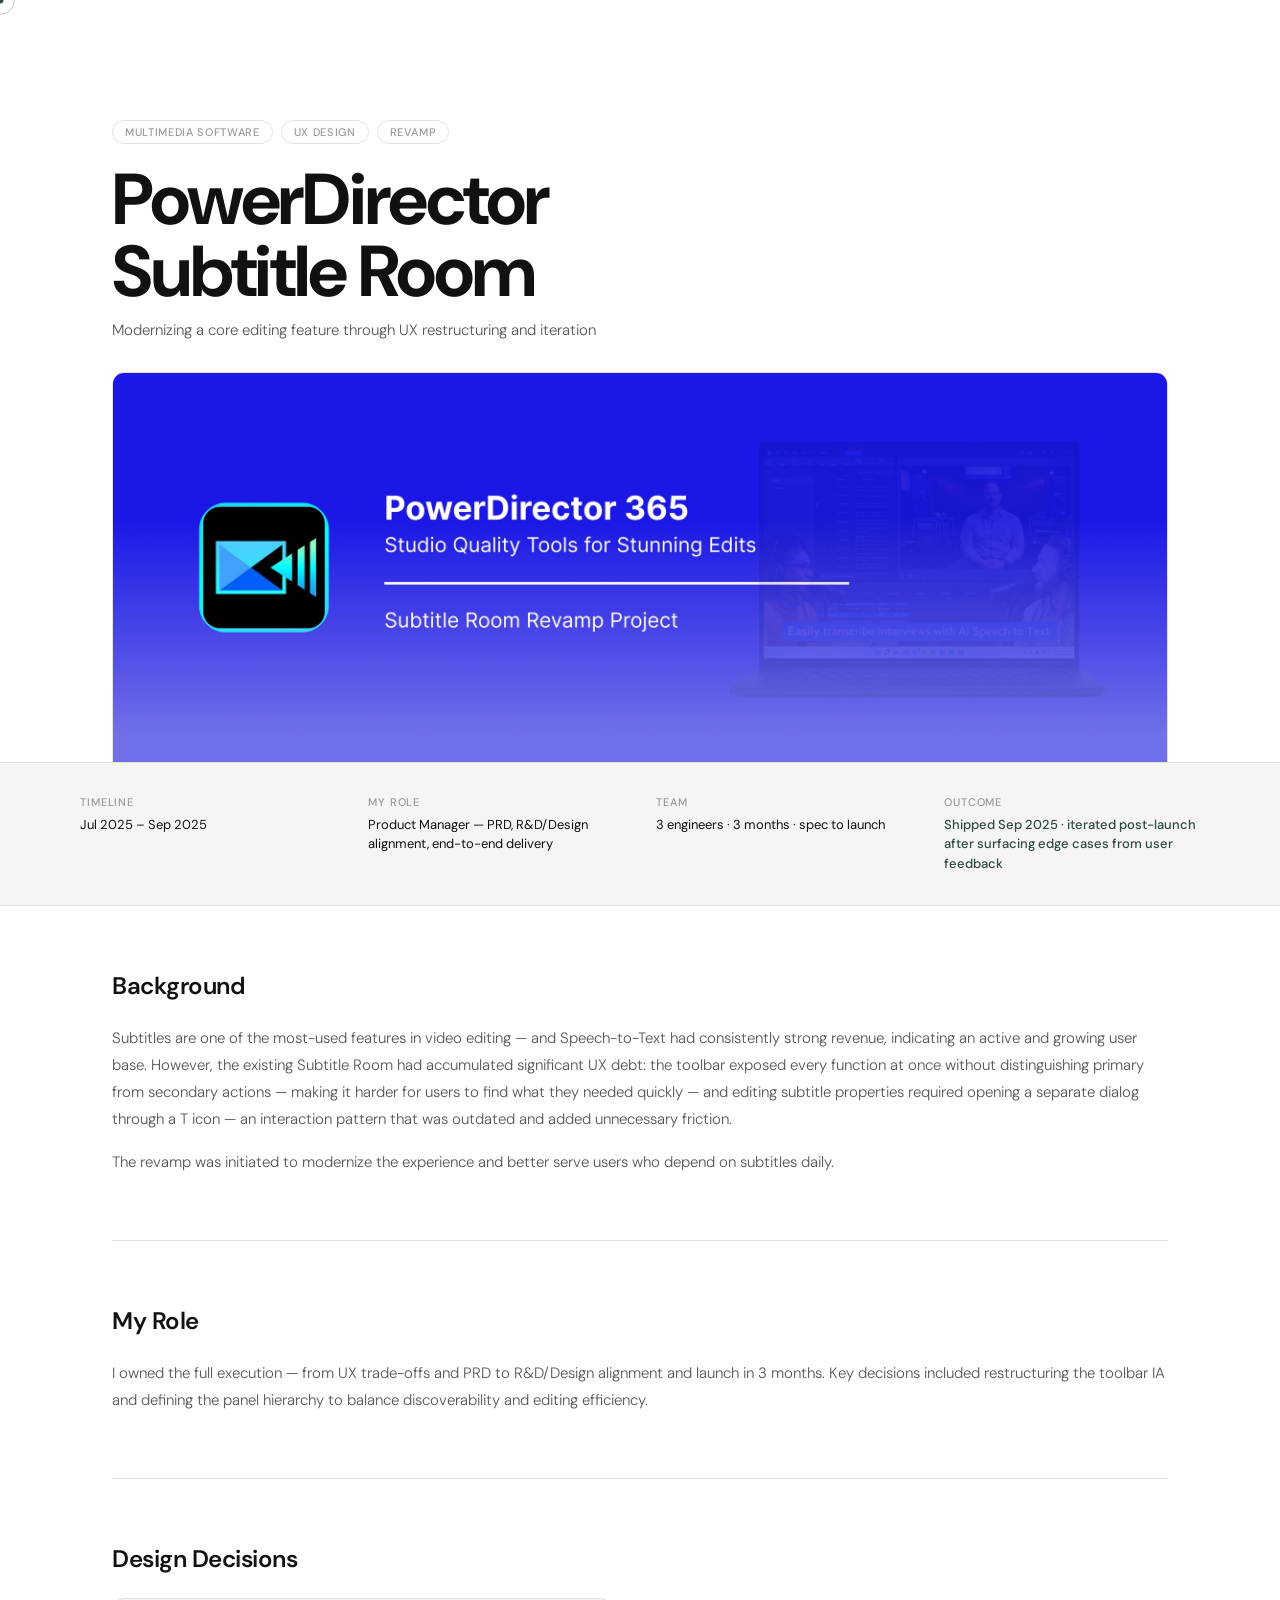
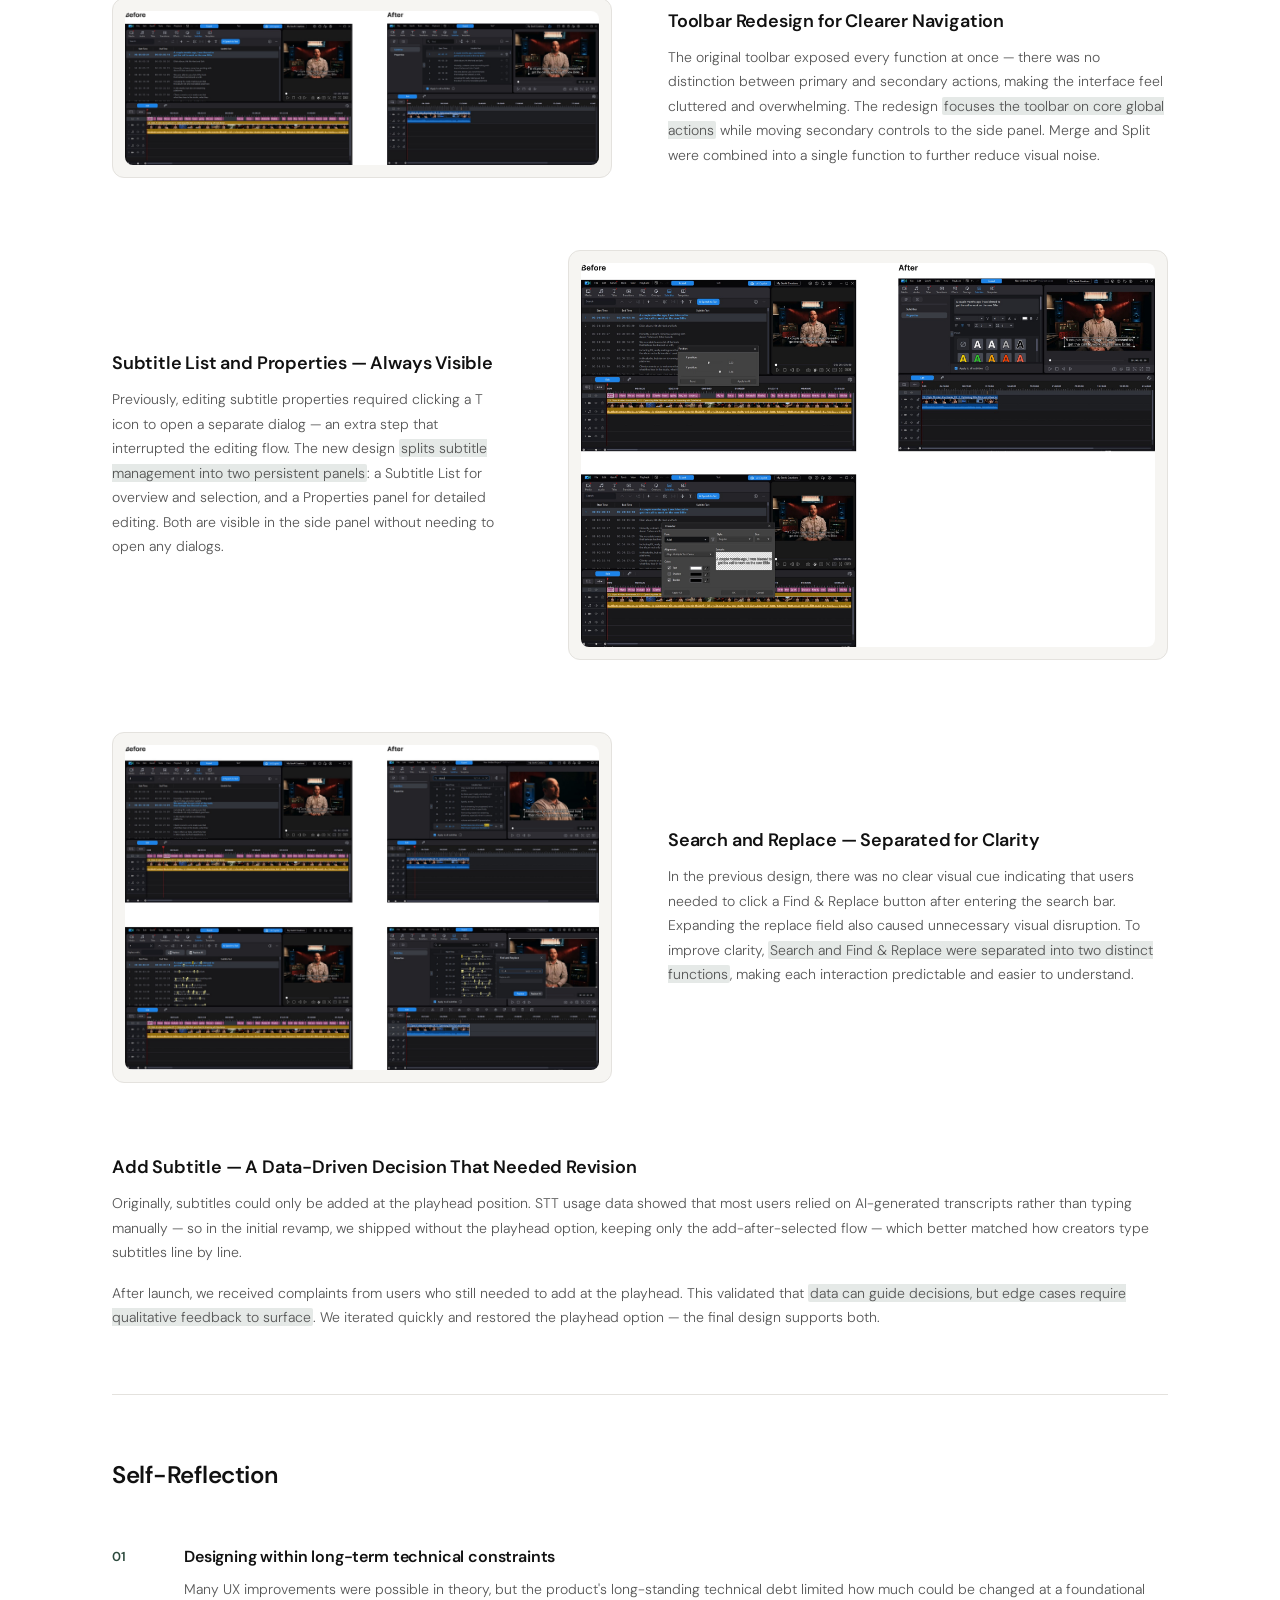
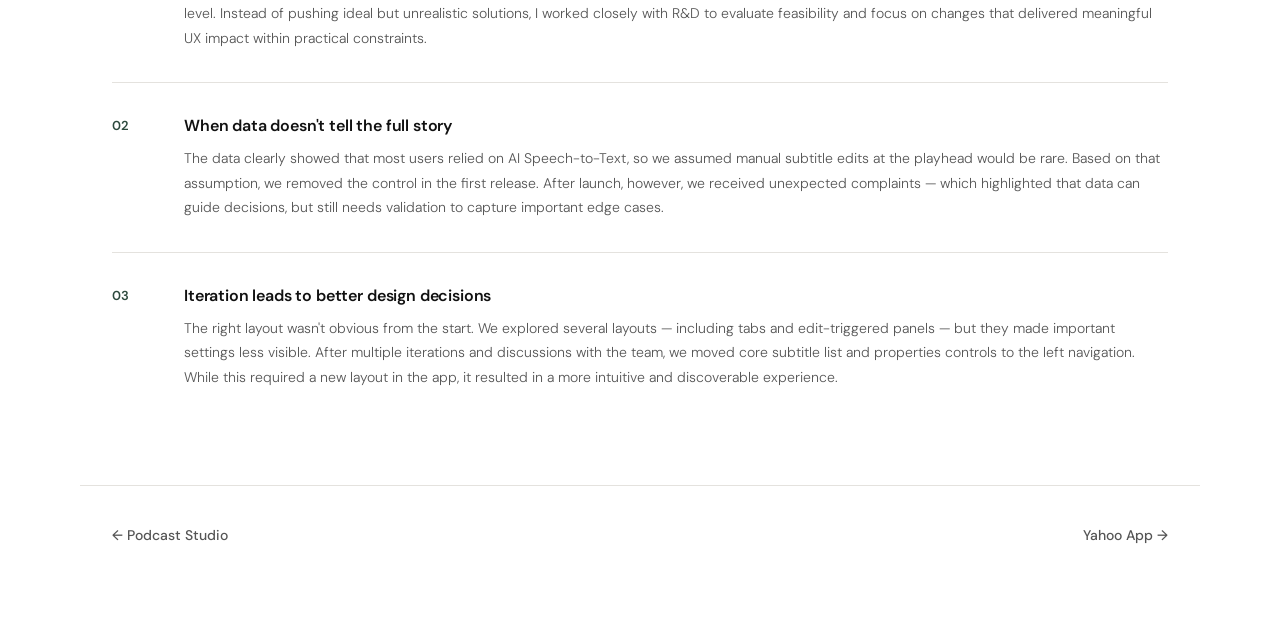
<file: PowerDirector.html>
<!DOCTYPE html>
<html lang="en">
<head>
  <script async src="https://www.googletagmanager.com/gtag/js?id=G-8754TWSEBE"></script>
  <script>window.dataLayer=window.dataLayer||[];function gtag(){dataLayer.push(arguments);}gtag('js',new Date());gtag('config','G-8754TWSEBE');</script>
  <meta charset="UTF-8">
  <meta name="viewport" content="width=device-width, initial-scale=1.0">
  <title>PowerDirector Subtitle Room Revamp — William Hsu | PM Case Study</title>
  <meta name="description" content="Case study: William Hsu led the end-to-end revamp of PowerDirector Subtitle Room — modernizing a core feature with strong STT revenue through UX restructuring and iteration.">
  <meta name="author" content="William Hsu">
  <link rel="canonical" href="https://williamhsu.design/PowerDirector.html">
  <meta property="og:title" content="PowerDirector Subtitle Room Revamp — William Hsu">
  <meta property="og:description" content="PM Case Study: Revamping PowerDirector's core subtitle editing experience — from PRD to launch in 3 months.">
  <meta property="og:image" content="https://williamhsu.design/image/optimized/PDR-Banner.jpg">
  <link rel="preconnect" href="https://fonts.googleapis.com">
  <link rel="preconnect" href="https://fonts.gstatic.com" crossorigin>
  <link href="https://fonts.googleapis.com/css2?family=DM+Sans:opsz,wght@9..40,300;9..40,400;9..40,500;9..40,600;9..40,700&display=swap" rel="stylesheet">
  <link rel="stylesheet" href="./CSS/style.css">
  <link rel="stylesheet" href="./CSS/case-study.css">
  <link rel="icon" href="./image/me.png" type="image/x-icon">
</head>
<body>

  <div class="cursor" id="cursor" aria-hidden="true"></div>
  <div class="cursor-ring" id="cursorRing" aria-hidden="true"></div>

  <nav id="nav" role="navigation" aria-label="Primary navigation">
    <div class="pill">
      <a href="./index.html" class="pill-logo" aria-label="William Hsu — home">
        <img src="./image/me.png" alt="William Hsu" class="pill-avatar">
        <span class="pill-name">William Hsu</span>
      </a>
      <div class="pill-divider" aria-hidden="true"></div>
      <div class="pill-links">
        <a href="./index.html" class="pill-link pill-link--active">Work</a>
        <a href="./about.html" class="pill-link">About</a>
        <a href="./WilliamHsu_Resume.pdf" target="_blank" rel="noopener" class="pill-link">Resume</a>
        <a href="mailto:william19970923@gmail.com" class="pill-cta">Contact</a>
      </div>
      <button type="button" class="hamburger" id="hamburger" aria-label="Open menu" aria-expanded="false">
        <span></span><span></span>
      </button>
    </div>
  </nav>

  <div class="mob-menu" id="mobMenu" hidden>
    <button type="button" class="mob-close" id="mobClose" aria-label="Close menu">
      <span></span><span></span>
    </button>
    <nav class="mob-nav" aria-label="Mobile navigation">
      <a href="./index.html" class="mob-link" data-num="01">Work</a>
      <a href="./about.html" class="mob-link" data-num="02">About</a>
      <a href="./WilliamHsu_Resume.pdf" target="_blank" rel="noopener" class="mob-link" data-num="03">Resume</a>
      <a href="mailto:william19970923@gmail.com" class="mob-link" data-num="04">Contact</a>
    </nav>
    <div class="mob-footer">
      <span>William Hsu</span>
      <a href="https://www.linkedin.com/in/williamhsuu/" target="_blank" rel="noopener">LinkedIn ↗</a>
    </div>
  </div>

  <main id="main-content">
    <h1 class="sr-only">PowerDirector Subtitle Room Revamp — PM Case Study</h1>

    <!-- Hero -->
    <section class="cs-hero">
      <div class="cs-hero-inner">
        <div class="cs-hero-meta">
          <span class="cs-tag">Multimedia Software</span>
          <span class="cs-tag">UX Design</span>
          <span class="cs-tag">Revamp</span>
        </div>
        <h2 class="cs-hero-title">PowerDirector<br>Subtitle Room</h2>
        <p class="cs-hero-sub">Modernizing a core editing feature through UX restructuring and iteration</p>
      </div>
      <div class="cs-hero-img">
        <img src="./image/optimized/PDR-Banner.jpg" alt="PowerDirector Subtitle Room interface" loading="eager">
      </div>
    </section>

    <!-- Overview -->
    <section class="cs-overview">
      <div class="cs-overview-inner">
        <div class="cs-overview-item">
          <span class="cs-overview-label">Timeline</span>
          <span class="cs-overview-val">Jul 2025 – Sep 2025</span>
        </div>
        <div class="cs-overview-item">
          <span class="cs-overview-label">My Role</span>
          <span class="cs-overview-val">Product Manager — PRD, R&amp;D/Design alignment, end-to-end delivery</span>
        </div>
        <div class="cs-overview-item">
          <span class="cs-overview-label">Team</span>
          <span class="cs-overview-val">3 engineers · 3 months · spec to launch</span>
        </div>
        <div class="cs-overview-item cs-overview-item--accent">
          <span class="cs-overview-label">Outcome</span>
          <span class="cs-overview-val">Shipped Sep 2025 · iterated post-launch after surfacing edge cases from user feedback</span>
        </div>
      </div>
    </section>

    <div class="cs-body">

      <!-- Background -->
      <section class="cs-section">
        <h2 class="cs-section-title">Background</h2>
        <p>Subtitles are one of the most-used features in video editing — and Speech-to-Text had consistently strong revenue, indicating an active and growing user base. However, the existing Subtitle Room had accumulated significant UX debt: the toolbar exposed every function at once without distinguishing primary from secondary actions — making it harder for users to find what they needed quickly — and editing subtitle properties required opening a separate dialog through a T icon — an interaction pattern that was outdated and added unnecessary friction.</p>
        <p>The revamp was initiated to modernize the experience and better serve users who depend on subtitles daily.</p>
      </section>

      <!-- My Role -->
      <section class="cs-section">
        <h2 class="cs-section-title">My Role</h2>
        <p>I owned the full execution — from UX trade-offs and PRD to R&amp;D/Design alignment and launch in 3 months. Key decisions included restructuring the toolbar IA and defining the panel hierarchy to balance discoverability and editing efficiency.</p>
      </section>

      <!-- Design Decisions -->
      <section class="cs-section">
        <h2 class="cs-section-title">Design Decisions</h2>

        <!-- Strategy 1 -->
        <div class="cs-feature">
          <div class="cs-feature-img">
            <img src="./image/optimized/PDR-Landing.jpg" alt="Toolbar redesign — clearer navigation structure" loading="lazy">
          </div>
          <div class="cs-feature-body">
            <h3>Toolbar Redesign for Clearer Navigation</h3>
            <p>The original toolbar exposed every function at once — there was no distinction between primary and secondary actions, making the interface feel cluttered and overwhelming. The redesign <mark>focuses the toolbar on core global actions</mark> while moving secondary controls to the side panel. Merge and Split were combined into a single function to further reduce visual noise.</p>
          </div>
        </div>

        <!-- Strategy 2 -->
        <div class="cs-feature cs-feature--flip">
          <div class="cs-feature-img">
            <img src="./image/optimized/PDR-Properties.jpg" alt="Subtitle list and properties panel" loading="lazy">
          </div>
          <div class="cs-feature-body">
            <h3>Subtitle List and Properties — Always Visible</h3>
            <p>Previously, editing subtitle properties required clicking a T icon to open a separate dialog — an extra step that interrupted the editing flow. The new design <mark>splits subtitle management into two persistent panels</mark>: a Subtitle List for overview and selection, and a Properties panel for detailed editing. Both are visible in the side panel without needing to open any dialogs.</p>
          </div>
        </div>

        <!-- Strategy 3 -->
        <div class="cs-feature">
          <div class="cs-feature-img">
            <img src="./image/optimized/PDR-Findandreplace.jpg" alt="Search and find & replace separated" loading="lazy">
          </div>
          <div class="cs-feature-body">
            <h3>Search and Replace — Separated for Clarity</h3>
            <p>In the previous design, there was no clear visual cue indicating that users needed to click a Find &amp; Replace button after entering the search bar. Expanding the replace field also caused unnecessary visual disruption. To improve clarity, <mark>Search and Find &amp; Replace were separated into two distinct functions</mark>, making each interaction predictable and easier to understand.</p>
          </div>
        </div>

        <!-- Strategy 4 — Add Subtitle iteration story -->
        <div class="cs-feature cs-feature--text-only">
          <div class="cs-feature-body">
            <h3>Add Subtitle — A Data-Driven Decision That Needed Revision</h3>
            <p>Originally, subtitles could only be added at the playhead position. STT usage data showed that most users relied on AI-generated transcripts rather than typing manually — so in the initial revamp, we shipped without the playhead option, keeping only the add-after-selected flow — which better matched how creators type subtitles line by line.</p>
            <p>After launch, we received complaints from users who still needed to add at the playhead. This validated that <mark>data can guide decisions, but edge cases require qualitative feedback to surface</mark>. We iterated quickly and restored the playhead option — the final design supports both.</p>
          </div>
        </div>

      </section>

      <!-- Self-reflection -->
      <section class="cs-section">
        <h2 class="cs-section-title">Self-Reflection</h2>
        <div class="cs-reflection">
          <div class="cs-reflection-item">
            <span class="cs-reflection-num">01</span>
            <div>
              <h3>Designing within long-term technical constraints</h3>
              <p>Many UX improvements were possible in theory, but the product's long-standing technical debt limited how much could be changed at a foundational level. Instead of pushing ideal but unrealistic solutions, I worked closely with R&amp;D to evaluate feasibility and focus on changes that delivered meaningful UX impact within practical constraints.</p>
            </div>
          </div>
          <div class="cs-reflection-item">
            <span class="cs-reflection-num">02</span>
            <div>
              <h3>When data doesn't tell the full story</h3>
              <p>The data clearly showed that most users relied on AI Speech-to-Text, so we assumed manual subtitle edits at the playhead would be rare. Based on that assumption, we removed the control in the first release. After launch, however, we received unexpected complaints — which highlighted that data can guide decisions, but still needs validation to capture important edge cases.</p>
            </div>
          </div>
          <div class="cs-reflection-item">
            <span class="cs-reflection-num">03</span>
            <div>
              <h3>Iteration leads to better design decisions</h3>
              <p>The right layout wasn't obvious from the start. We explored several layouts — including tabs and edit-triggered panels — but they made important settings less visible. After multiple iterations and discussions with the team, we moved core subtitle list and properties controls to the left navigation. While this required a new layout in the app, it resulted in a more intuitive and discoverable experience.</p>
            </div>
          </div>
        </div>
      </section>

    </div>

    <!-- Project navigation -->
    <div class="cs-nav">
      <a href="./podcast-studio.html" class="cs-nav-link">← Podcast Studio</a>
      <a href="./yahoo_app.html" class="cs-nav-link">Yahoo App →</a>
    </div>

  </main>

  <button type="button" id="btt" aria-label="Back to top">↑</button>
  <script src="./JS/main.js"></script>
</body>
</html>
</file>
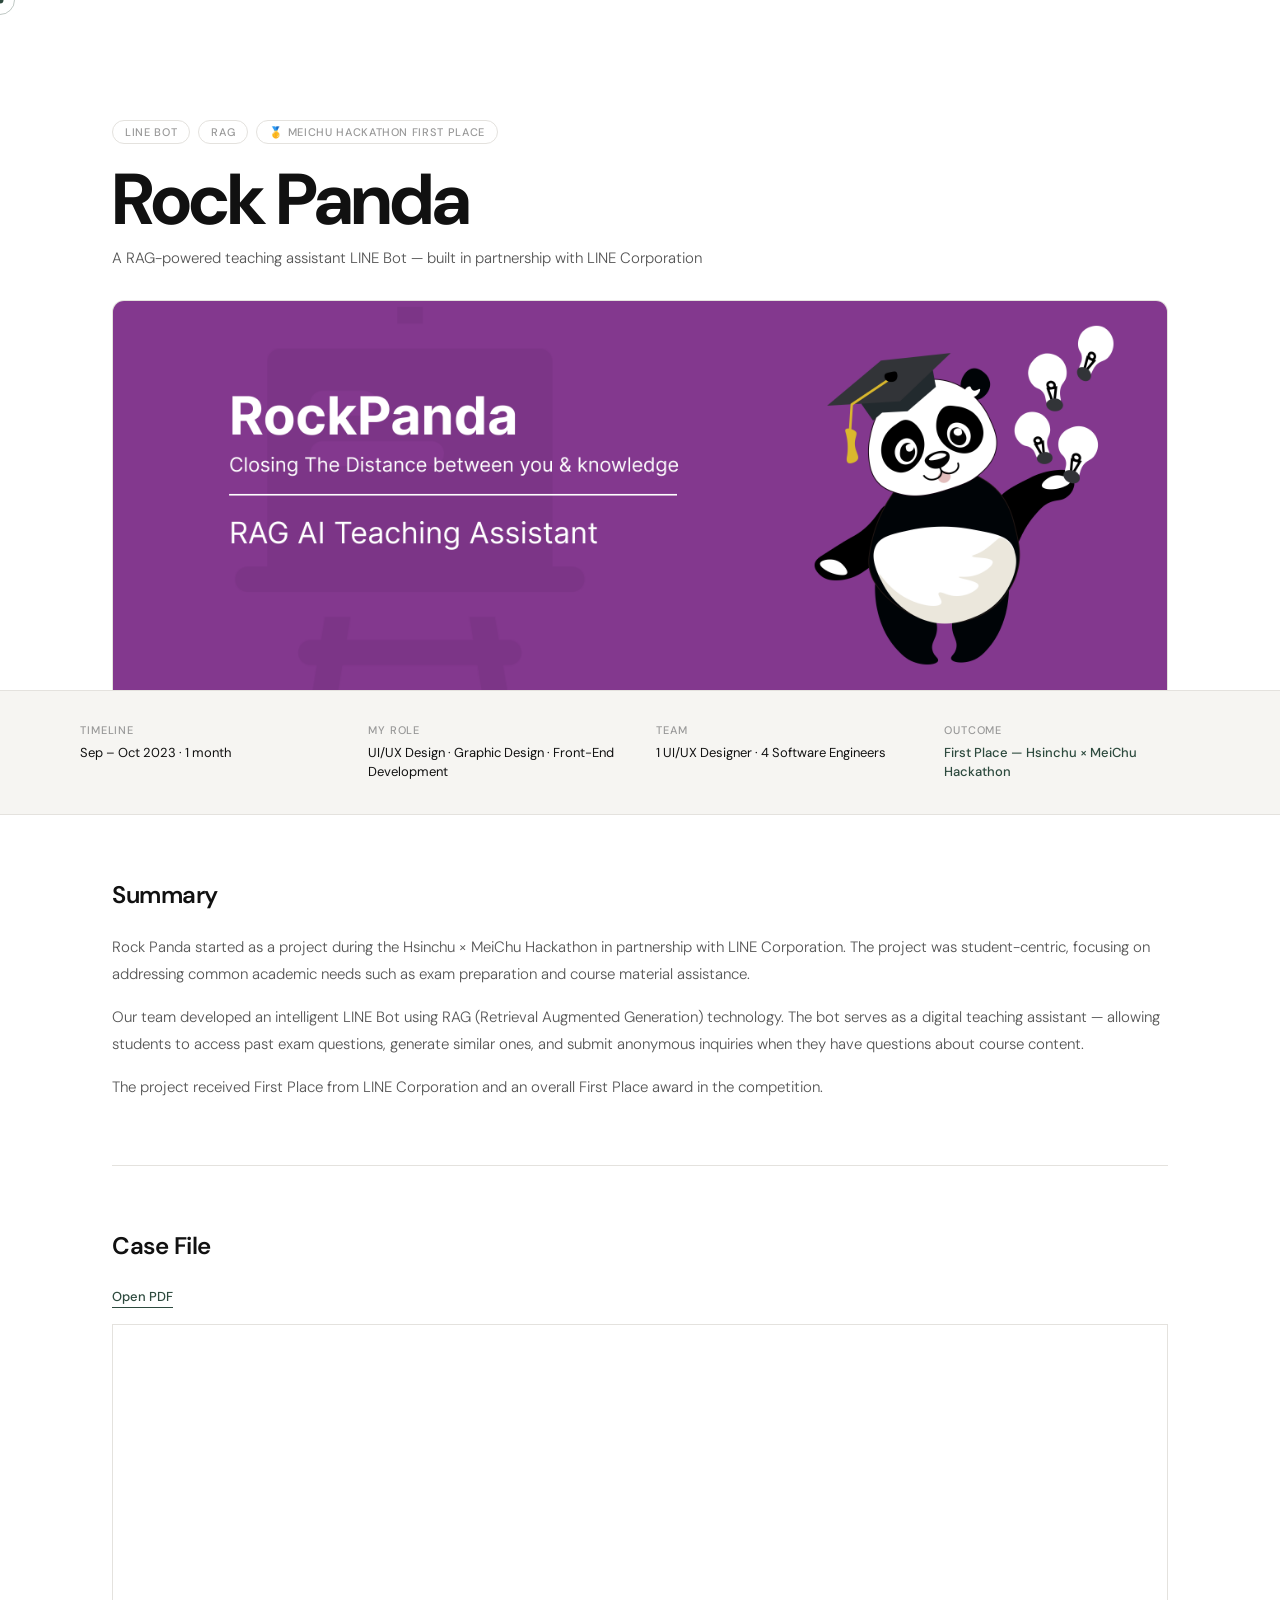
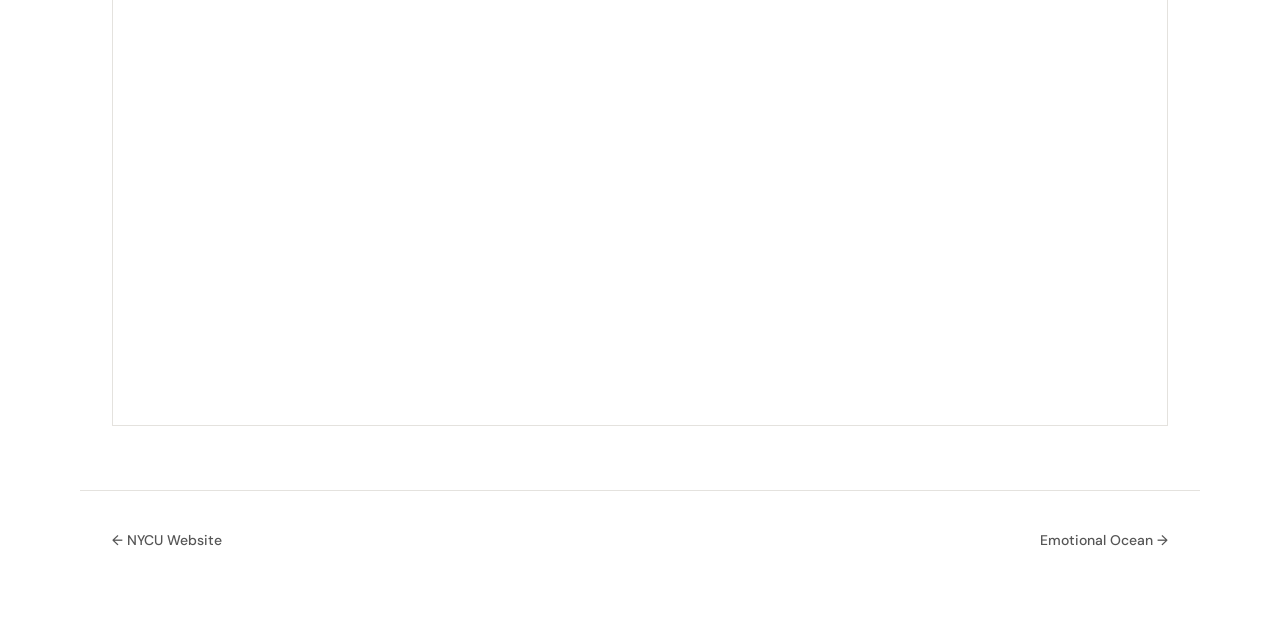
<file: Rockpanda.html>
<!DOCTYPE html>
<html lang="en">
<head>
  <script async src="https://www.googletagmanager.com/gtag/js?id=G-8754TWSEBE"></script>
  <script>window.dataLayer=window.dataLayer||[];function gtag(){dataLayer.push(arguments);}gtag('js',new Date());gtag('config','G-8754TWSEBE');</script>
  <meta charset="UTF-8">
  <meta name="viewport" content="width=device-width, initial-scale=1.0">
  <title>Rock Panda — William Hsu | Side Project</title>
  <meta name="description" content="Rock Panda: A RAG-powered teaching assistant LINE Bot built at MeiChu Hackathon in partnership with LINE Corporation. First Place winner.">
  <meta property="og:title" content="Rock Panda — William Hsu | RAG LINE Bot">
  <meta property="og:description" content="A RAG-powered teaching assistant LINE Bot. MeiChu Hackathon First Place, in partnership with LINE Corporation.">
  <meta property="og:image" content="https://williamhsu.design/image/project_6_banner.png">
  <meta name="author" content="William Hsu">
  <link rel="canonical" href="https://williamhsu.design/Rockpanda.html">
  <link rel="preconnect" href="https://fonts.googleapis.com">
  <link rel="preconnect" href="https://fonts.gstatic.com" crossorigin>
  <link href="https://fonts.googleapis.com/css2?family=DM+Sans:opsz,wght@9..40,300;9..40,400;9..40,500;9..40,600;9..40,700&display=swap" rel="stylesheet">
  <link rel="stylesheet" href="./CSS/style.css">
  <link rel="stylesheet" href="./CSS/case-study.css">
  <link rel="icon" href="./image/me.png" type="image/x-icon">
</head>
<body>

  <div class="cursor" id="cursor" aria-hidden="true"></div>
  <div class="cursor-ring" id="cursorRing" aria-hidden="true"></div>

  <nav id="nav" role="navigation" aria-label="Primary navigation">
    <div class="pill">
      <a href="./index.html" class="pill-logo" aria-label="William Hsu — home">
        <img src="./image/me.png" alt="William Hsu" class="pill-avatar">
        <span class="pill-name">William Hsu</span>
      </a>
      <div class="pill-divider" aria-hidden="true"></div>
      <div class="pill-links">
        <a href="./index.html" class="pill-link pill-link--active">Work</a>
        <a href="./about.html" class="pill-link">About</a>
        <a href="./WilliamHsu_Resume.pdf" target="_blank" rel="noopener" class="pill-link">Resume</a>
        <a href="mailto:william19970923@gmail.com" class="pill-cta">Contact</a>
      </div>
      <button type="button" class="hamburger" id="hamburger" aria-label="Open menu" aria-expanded="false">
        <span></span><span></span>
      </button>
    </div>
  </nav>

  <div class="mob-menu" id="mobMenu" hidden>
    <button type="button" class="mob-close" id="mobClose" aria-label="Close menu">
      <span></span><span></span>
    </button>
    <nav class="mob-nav" aria-label="Mobile navigation">
      <a href="./index.html" class="mob-link" data-num="01">Work</a>
      <a href="./about.html" class="mob-link" data-num="02">About</a>
      <a href="./WilliamHsu_Resume.pdf" target="_blank" rel="noopener" class="mob-link" data-num="03">Resume</a>
      <a href="mailto:william19970923@gmail.com" class="mob-link" data-num="04">Contact</a>
    </nav>
    <div class="mob-footer">
      <span>William Hsu</span>
      <a href="https://www.linkedin.com/in/williamhsuu/" target="_blank" rel="noopener">LinkedIn ↗</a>
    </div>
  </div>

  <main id="main-content">
    <h1 class="sr-only">Rock Panda — Side Project</h1>

    <!-- Hero -->
    <section class="cs-hero">
      <div class="cs-hero-inner">
        <div class="cs-hero-meta">
          <span class="cs-tag">LINE Bot</span>
          <span class="cs-tag">RAG</span>
          <span class="cs-tag">🥇 MeiChu Hackathon First Place</span>
        </div>
        <h2 class="cs-hero-title">Rock Panda</h2>
        <p class="cs-hero-sub">A RAG-powered teaching assistant LINE Bot — built in partnership with LINE Corporation</p>
      </div>
      <div class="cs-hero-img">
        <img src="./image/project_6_banner.png" alt="Rock Panda LINE Bot" loading="eager">
      </div>
    </section>

    <!-- Overview -->
    <section class="cs-overview">
      <div class="cs-overview-inner">
        <div class="cs-overview-item">
          <span class="cs-overview-label">Timeline</span>
          <span class="cs-overview-val">Sep – Oct 2023 · 1 month</span>
        </div>
        <div class="cs-overview-item">
          <span class="cs-overview-label">My Role</span>
          <span class="cs-overview-val">UI/UX Design · Graphic Design · Front-End Development</span>
        </div>
        <div class="cs-overview-item">
          <span class="cs-overview-label">Team</span>
          <span class="cs-overview-val">1 UI/UX Designer · 4 Software Engineers</span>
        </div>
        <div class="cs-overview-item cs-overview-item--accent">
          <span class="cs-overview-label">Outcome</span>
          <span class="cs-overview-val">First Place — Hsinchu × MeiChu Hackathon</span>
        </div>
      </div>
    </section>

    <div class="cs-body">

      <!-- Summary -->
      <section class="cs-section">
        <h2 class="cs-section-title">Summary</h2>
        <p>Rock Panda started as a project during the Hsinchu × MeiChu Hackathon in partnership with LINE Corporation. The project was student-centric, focusing on addressing common academic needs such as exam preparation and course material assistance.</p>
        <p>Our team developed an intelligent LINE Bot using RAG (Retrieval Augmented Generation) technology. The bot serves as a digital teaching assistant — allowing students to access past exam questions, generate similar ones, and submit anonymous inquiries when they have questions about course content.</p>
        <p>The project received First Place from LINE Corporation and an overall First Place award in the competition.</p>
      </section>

      <!-- Case file -->
      <section class="cs-section">
        <h2 class="cs-section-title">Case File</h2>
        <a href="./Hackthon_RockPanda.pdf" target="_blank" rel="noopener" class="cs-pdf-link">Open PDF</a>
        <div class="cs-pdf-wrap">
          <iframe class="cs-pdf-frame" src="./Hackthon_RockPanda.pdf" title="Rock Panda case file" scrolling="yes">
            <img src="./image/rockpanda_mobile.png" alt="Rock Panda case file" style="max-width:100%;">
          </iframe>
        </div>
      </section>

    </div>

    <!-- Project navigation -->
    <div class="cs-nav">
      <a href="./NYCU_website.html" class="cs-nav-link">← NYCU Website</a>
      <a href="./Emotional_Ocean.html" class="cs-nav-link">Emotional Ocean →</a>
    </div>

  </main>

  <button type="button" id="btt" aria-label="Back to top">↑</button>
  <script src="./JS/main.js"></script>
</body>
</html>
</file>
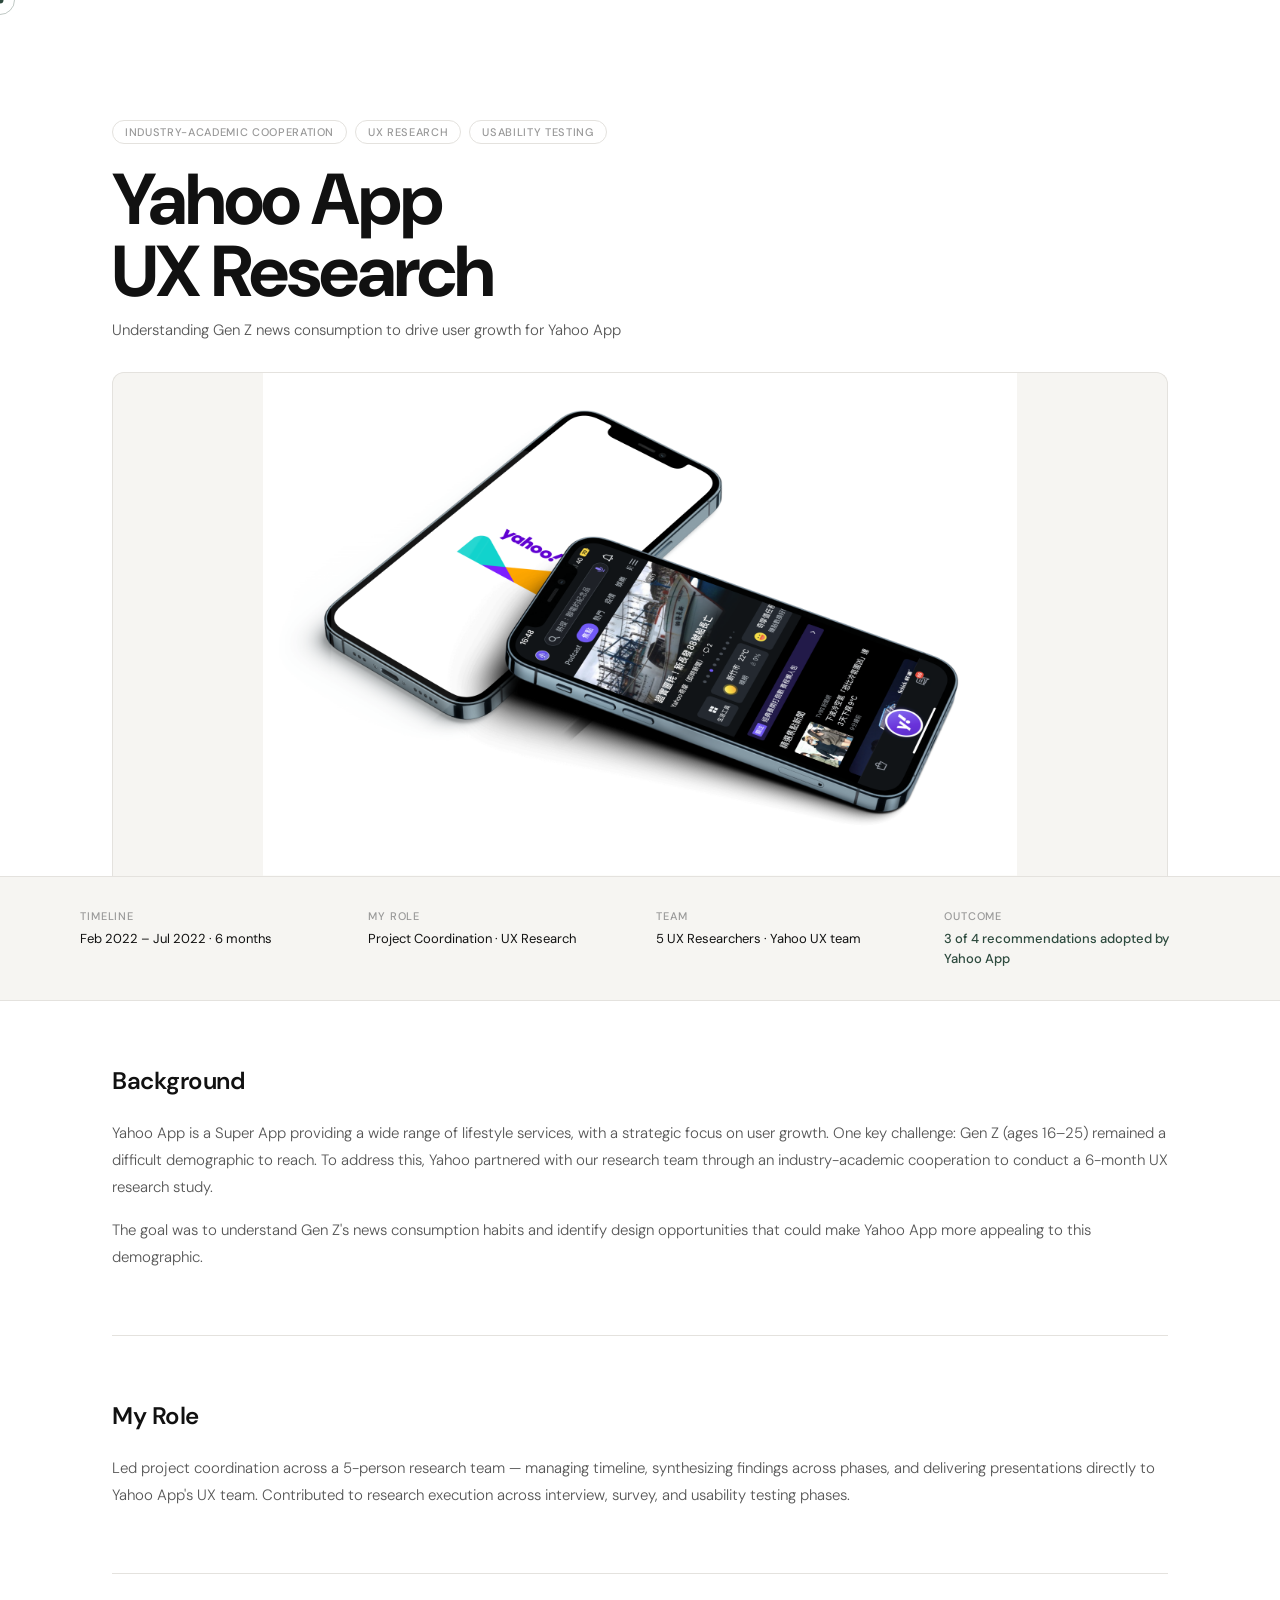
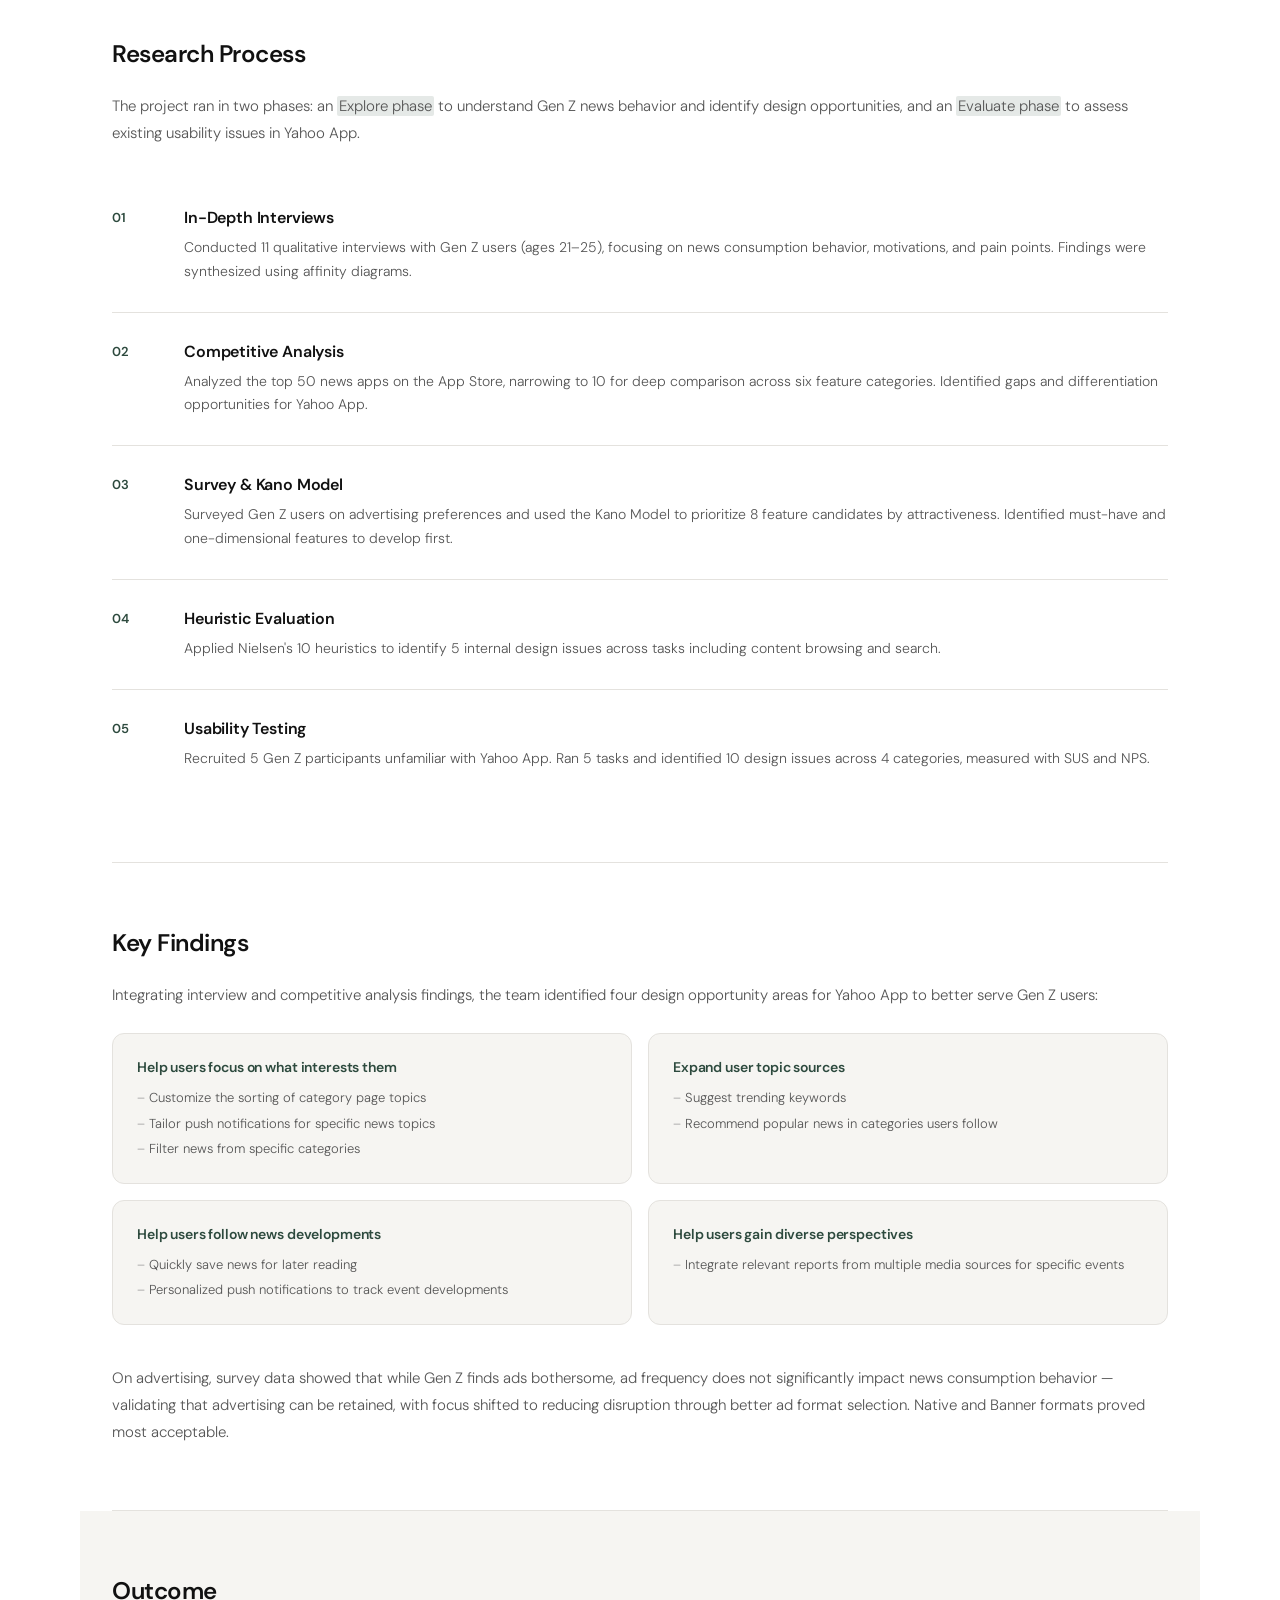
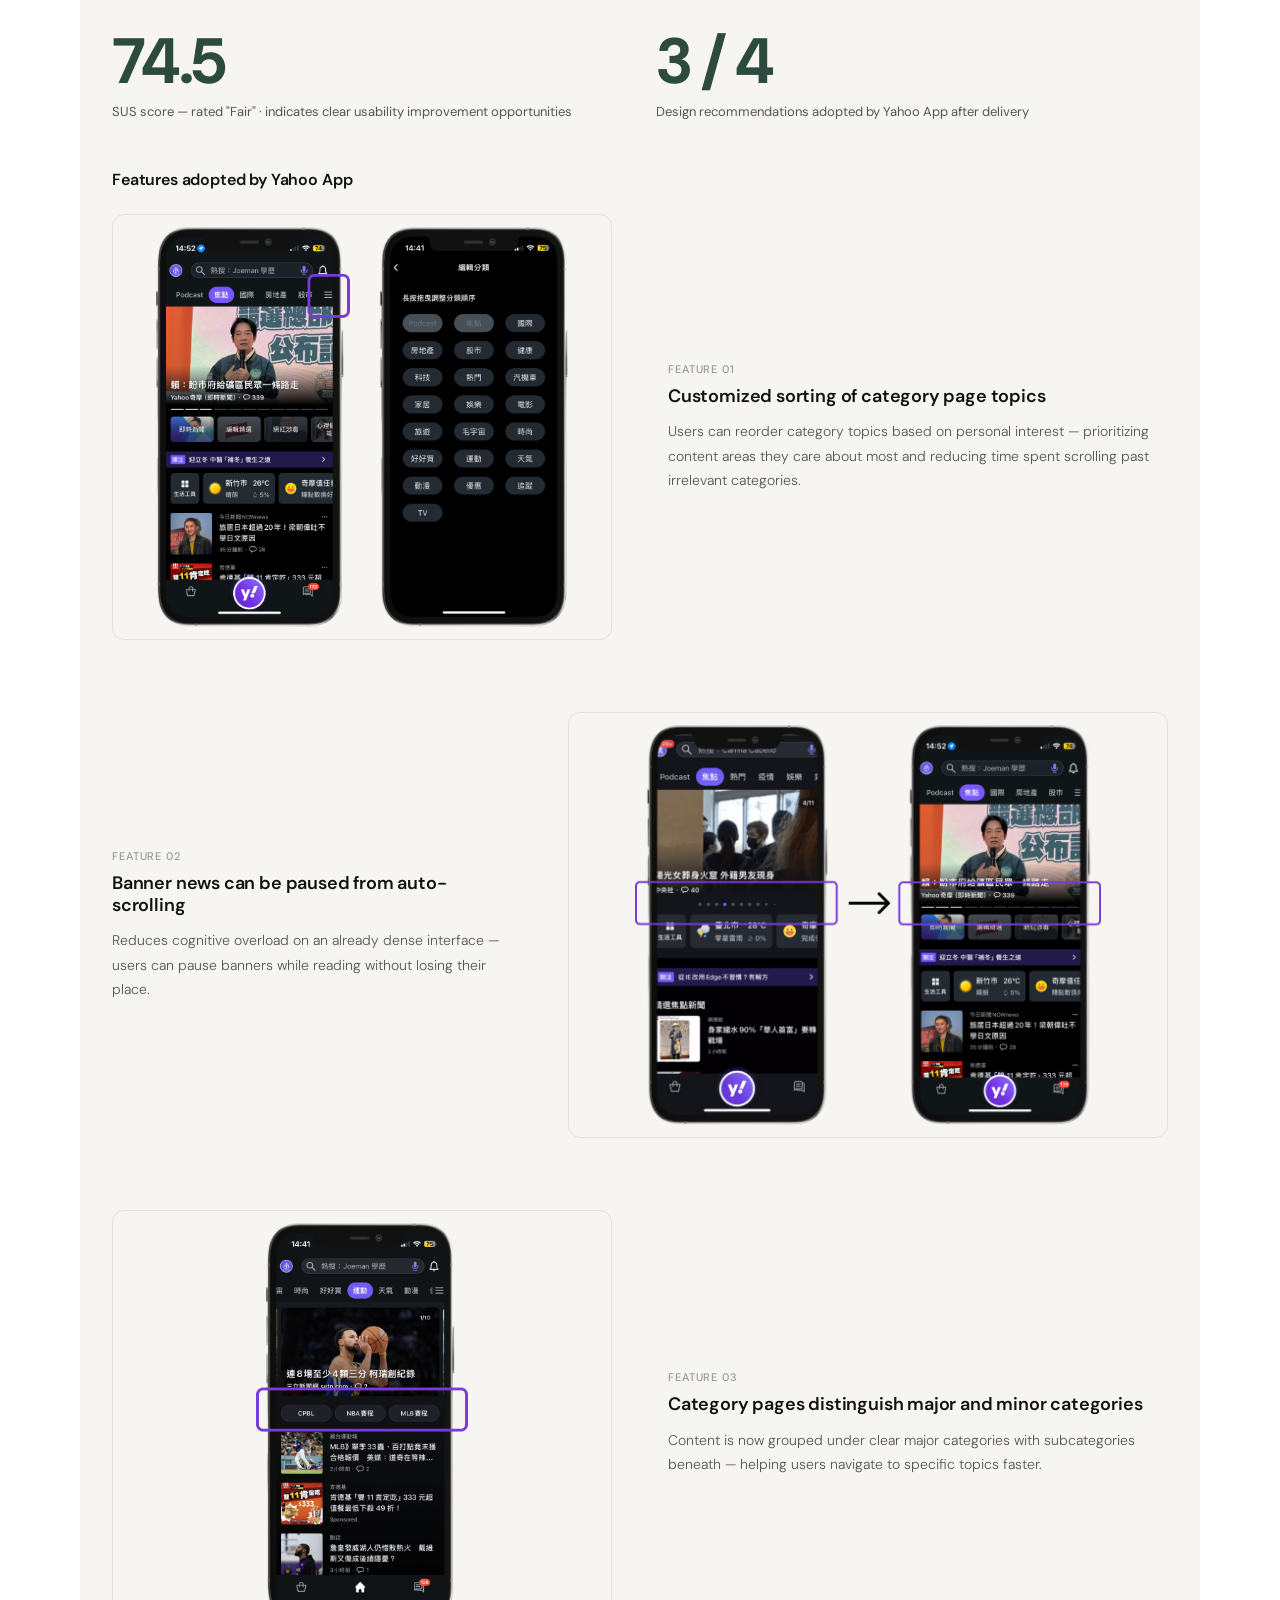
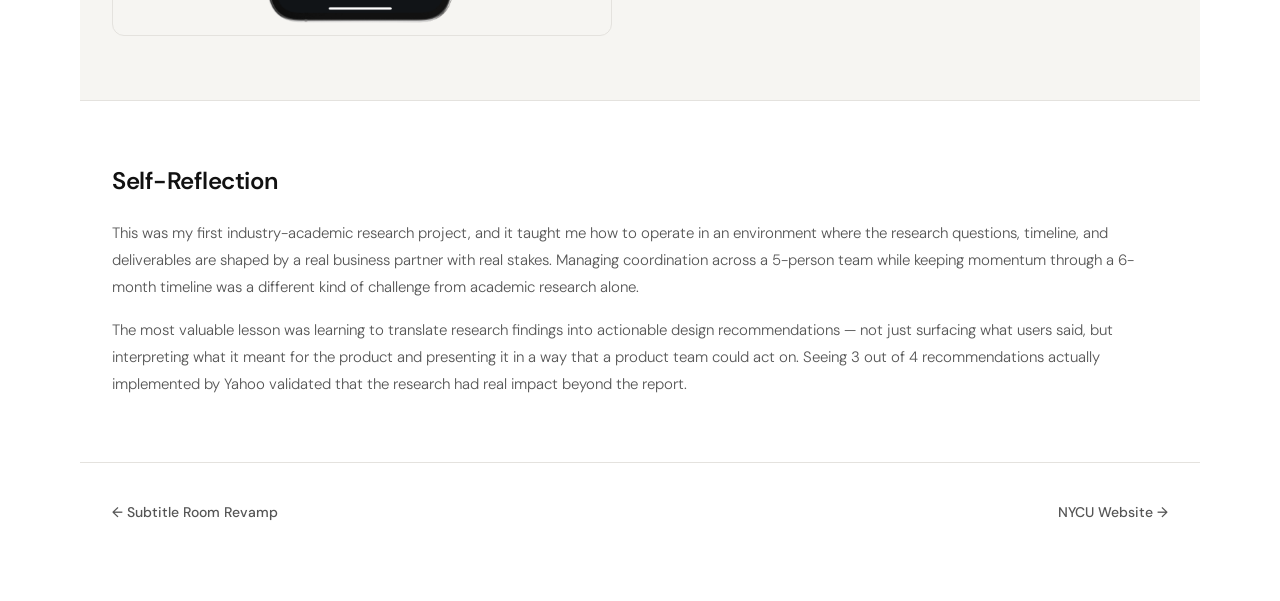
<file: yahoo_app.html>
<!DOCTYPE html>
<html lang="en">
<head>
  <script async src="https://www.googletagmanager.com/gtag/js?id=G-8754TWSEBE"></script>
  <script>window.dataLayer=window.dataLayer||[];function gtag(){dataLayer.push(arguments);}gtag('js',new Date());gtag('config','G-8754TWSEBE');</script>
  <meta charset="UTF-8">
  <meta name="viewport" content="width=device-width, initial-scale=1.0">
  <title>Yahoo App UX Research — William Hsu | UX Research Case Study</title>
  <meta name="description" content="Case study: William Hsu led a 6-month industry-academic UX research project for Yahoo App — Gen Z interviews, Kano model, usability testing. 3 features adopted.">
  <meta name="author" content="William Hsu">
  <link rel="canonical" href="https://williamhsu.design/yahoo_app.html">
  <meta property="og:title" content="Yahoo App UX Research — William Hsu">
  <meta property="og:description" content="6-month UX research on Gen Z news habits. 3 design recommendations adopted by Yahoo App.">
  <meta property="og:image" content="https://williamhsu.design/image/project_1_title.png">
  <link rel="preconnect" href="https://fonts.googleapis.com">
  <link rel="preconnect" href="https://fonts.gstatic.com" crossorigin>
  <link href="https://fonts.googleapis.com/css2?family=DM+Sans:opsz,wght@9..40,300;9..40,400;9..40,500;9..40,600;9..40,700&display=swap" rel="stylesheet">
  <link rel="stylesheet" href="./CSS/style.css">
  <link rel="stylesheet" href="./CSS/case-study.css">
  <link rel="icon" href="./image/me.png" type="image/x-icon">
</head>
<body>

  <div class="cursor" id="cursor" aria-hidden="true"></div>
  <div class="cursor-ring" id="cursorRing" aria-hidden="true"></div>

  <nav id="nav" role="navigation" aria-label="Primary navigation">
    <div class="pill">
      <a href="./index.html" class="pill-logo" aria-label="William Hsu — home">
        <img src="./image/me.png" alt="William Hsu" class="pill-avatar">
        <span class="pill-name">William Hsu</span>
      </a>
      <div class="pill-divider" aria-hidden="true"></div>
      <div class="pill-links">
        <a href="./index.html" class="pill-link pill-link--active">Work</a>
        <a href="./about.html" class="pill-link">About</a>
        <a href="./WilliamHsu_Resume.pdf" target="_blank" rel="noopener" class="pill-link">Resume</a>
        <a href="mailto:william19970923@gmail.com" class="pill-cta">Contact</a>
      </div>
      <button type="button" class="hamburger" id="hamburger" aria-label="Open menu" aria-expanded="false">
        <span></span><span></span>
      </button>
    </div>
  </nav>

  <div class="mob-menu" id="mobMenu" hidden>
    <button type="button" class="mob-close" id="mobClose" aria-label="Close menu">
      <span></span><span></span>
    </button>
    <nav class="mob-nav" aria-label="Mobile navigation">
      <a href="./index.html" class="mob-link" data-num="01">Work</a>
      <a href="./about.html" class="mob-link" data-num="02">About</a>
      <a href="./WilliamHsu_Resume.pdf" target="_blank" rel="noopener" class="mob-link" data-num="03">Resume</a>
      <a href="mailto:william19970923@gmail.com" class="mob-link" data-num="04">Contact</a>
    </nav>
    <div class="mob-footer">
      <span>William Hsu</span>
      <a href="https://www.linkedin.com/in/williamhsuu/" target="_blank" rel="noopener">LinkedIn ↗</a>
    </div>
  </div>

  <main id="main-content">
    <h1 class="sr-only">Yahoo App UX Research — Case Study</h1>

    <!-- Hero -->
    <section class="cs-hero">
      <div class="cs-hero-inner">
        <div class="cs-hero-meta">
          <span class="cs-tag">Industry-Academic Cooperation</span>
          <span class="cs-tag">UX Research</span>
          <span class="cs-tag">Usability Testing</span>
        </div>
        <h2 class="cs-hero-title">Yahoo App<br>UX Research</h2>
        <p class="cs-hero-sub">Understanding Gen Z news consumption to drive user growth for Yahoo App</p>
      </div>
      <div class="cs-hero-img">
        <img src="./image/project_1_title.png" alt="Yahoo App UX Research project" loading="eager">
      </div>
    </section>

    <!-- Overview -->
    <section class="cs-overview">
      <div class="cs-overview-inner">
        <div class="cs-overview-item">
          <span class="cs-overview-label">Timeline</span>
          <span class="cs-overview-val">Feb 2022 – Jul 2022 · 6 months</span>
        </div>
        <div class="cs-overview-item">
          <span class="cs-overview-label">My Role</span>
          <span class="cs-overview-val">Project Coordination · UX Research</span>
        </div>
        <div class="cs-overview-item">
          <span class="cs-overview-label">Team</span>
          <span class="cs-overview-val">5 UX Researchers · Yahoo UX team</span>
        </div>
        <div class="cs-overview-item cs-overview-item--accent">
          <span class="cs-overview-label">Outcome</span>
          <span class="cs-overview-val">3 of 4 recommendations adopted by Yahoo App</span>
        </div>
      </div>
    </section>

    <div class="cs-body">

      <!-- Background -->
      <section class="cs-section">
        <h2 class="cs-section-title">Background</h2>
        <p>Yahoo App is a Super App providing a wide range of lifestyle services, with a strategic focus on user growth. One key challenge: Gen Z (ages 16–25) remained a difficult demographic to reach. To address this, Yahoo partnered with our research team through an industry-academic cooperation to conduct a 6-month UX research study.</p>
        <p>The goal was to understand Gen Z's news consumption habits and identify design opportunities that could make Yahoo App more appealing to this demographic.</p>
      </section>

      <!-- My Role -->
      <section class="cs-section">
        <h2 class="cs-section-title">My Role</h2>
        <p>Led project coordination across a 5-person research team — managing timeline, synthesizing findings across phases, and delivering presentations directly to Yahoo App's UX team. Contributed to research execution across interview, survey, and usability testing phases.</p>
      </section>

      <!-- Research Process -->
      <section class="cs-section">
        <h2 class="cs-section-title">Research Process</h2>
        <p>The project ran in two phases: an <mark>Explore phase</mark> to understand Gen Z news behavior and identify design opportunities, and an <mark>Evaluate phase</mark> to assess existing usability issues in Yahoo App.</p>

        <div class="cs-process">
          <div class="cs-process-step">
            <span class="cs-process-num">01</span>
            <div>
              <h3>In-Depth Interviews</h3>
              <p>Conducted 11 qualitative interviews with Gen Z users (ages 21–25), focusing on news consumption behavior, motivations, and pain points. Findings were synthesized using affinity diagrams.</p>
            </div>
          </div>
          <div class="cs-process-step">
            <span class="cs-process-num">02</span>
            <div>
              <h3>Competitive Analysis</h3>
              <p>Analyzed the top 50 news apps on the App Store, narrowing to 10 for deep comparison across six feature categories. Identified gaps and differentiation opportunities for Yahoo App.</p>
            </div>
          </div>
          <div class="cs-process-step">
            <span class="cs-process-num">03</span>
            <div>
              <h3>Survey &amp; Kano Model</h3>
              <p>Surveyed Gen Z users on advertising preferences and used the Kano Model to prioritize 8 feature candidates by attractiveness. Identified must-have and one-dimensional features to develop first.</p>
            </div>
          </div>
          <div class="cs-process-step">
            <span class="cs-process-num">04</span>
            <div>
              <h3>Heuristic Evaluation</h3>
              <p>Applied Nielsen's 10 heuristics to identify 5 internal design issues across tasks including content browsing and search.</p>
            </div>
          </div>
          <div class="cs-process-step">
            <span class="cs-process-num">05</span>
            <div>
              <h3>Usability Testing</h3>
              <p>Recruited 5 Gen Z participants unfamiliar with Yahoo App. Ran 5 tasks and identified 10 design issues across 4 categories, measured with SUS and NPS.</p>
            </div>
          </div>
        </div>
      </section>

      <!-- Key Findings -->
      <section class="cs-section">
        <h2 class="cs-section-title">Key Findings</h2>
        <p>Integrating interview and competitive analysis findings, the team identified four design opportunity areas for Yahoo App to better serve Gen Z users:</p>
        <div class="cs-opportunity-grid">
          <div class="cs-opportunity">
            <h3>Help users focus on what interests them</h3>
            <ul>
              <li>Customize the sorting of category page topics</li>
              <li>Tailor push notifications for specific news topics</li>
              <li>Filter news from specific categories</li>
            </ul>
          </div>
          <div class="cs-opportunity">
            <h3>Expand user topic sources</h3>
            <ul>
              <li>Suggest trending keywords</li>
              <li>Recommend popular news in categories users follow</li>
            </ul>
          </div>
          <div class="cs-opportunity">
            <h3>Help users follow news developments</h3>
            <ul>
              <li>Quickly save news for later reading</li>
              <li>Personalized push notifications to track event developments</li>
            </ul>
          </div>
          <div class="cs-opportunity">
            <h3>Help users gain diverse perspectives</h3>
            <ul>
              <li>Integrate relevant reports from multiple media sources for specific events</li>
            </ul>
          </div>
        </div>

        <p style="margin-top: 40px;">On advertising, survey data showed that while Gen Z finds ads bothersome, ad frequency does not significantly impact news consumption behavior — validating that advertising can be retained, with focus shifted to reducing disruption through better ad format selection. Native and Banner formats proved most acceptable.</p>
      </section>

      <!-- Outcome -->
      <section class="cs-section cs-section--accent">
        <h2 class="cs-section-title">Outcome</h2>
        <div class="cs-metrics">
          <div class="cs-metric">
            <span class="cs-metric-num">74.5</span>
            <span class="cs-metric-label">SUS score — rated "Fair" · indicates clear usability improvement opportunities</span>
          </div>
          <div class="cs-metric">
            <span class="cs-metric-num">3 / 4</span>
            <span class="cs-metric-label">Design recommendations adopted by Yahoo App after delivery</span>
          </div>
        </div>

        <div class="cs-adopted">
          <h3>Features adopted by Yahoo App</h3>
          <div class="cs-adopted-rows">
            <div class="cs-feature">
              <div class="cs-feature-img">
                <img src="./image/Yahoo/F_1.png" alt="Customized sorting of category page topics" loading="lazy">
              </div>
              <div class="cs-feature-body">
                <span class="cs-adopted-num">Feature 01</span>
                <h4>Customized sorting of category page topics</h4>
                <p>Users can reorder category topics based on personal interest — prioritizing content areas they care about most and reducing time spent scrolling past irrelevant categories.</p>
              </div>
            </div>
            <div class="cs-feature cs-feature--flip">
              <div class="cs-feature-img">
                <img src="./image/Yahoo/F_2.png" alt="Banner news pause auto-scroll" loading="lazy">
              </div>
              <div class="cs-feature-body">
                <span class="cs-adopted-num">Feature 02</span>
                <h4>Banner news can be paused from auto-scrolling</h4>
                <p>Reduces cognitive overload on an already dense interface — users can pause banners while reading without losing their place.</p>
              </div>
            </div>
            <div class="cs-feature">
              <div class="cs-feature-img">
                <img src="./image/Yahoo/F_3.png" alt="Category pages distinguish major and minor categories" loading="lazy">
              </div>
              <div class="cs-feature-body">
                <span class="cs-adopted-num">Feature 03</span>
                <h4>Category pages distinguish major and minor categories</h4>
                <p>Content is now grouped under clear major categories with subcategories beneath — helping users navigate to specific topics faster.</p>
              </div>
            </div>
          </div>
        </div>
      </section>

      <!-- Self-Reflection -->
      <section class="cs-section">
        <h2 class="cs-section-title">Self-Reflection</h2>
        <p>This was my first industry-academic research project, and it taught me how to operate in an environment where the research questions, timeline, and deliverables are shaped by a real business partner with real stakes. Managing coordination across a 5-person team while keeping momentum through a 6-month timeline was a different kind of challenge from academic research alone.</p>
        <p>The most valuable lesson was learning to translate research findings into actionable design recommendations — not just surfacing what users said, but interpreting what it meant for the product and presenting it in a way that a product team could act on. Seeing 3 out of 4 recommendations actually implemented by Yahoo validated that the research had real impact beyond the report.</p>
      </section>

    </div>

    <!-- Project navigation -->
    <div class="cs-nav">
      <a href="./PowerDirector.html" class="cs-nav-link">← Subtitle Room Revamp</a>
      <a href="./NYCU_website.html" class="cs-nav-link">NYCU Website →</a>
    </div>

  </main>

  <button type="button" id="btt" aria-label="Back to top">↑</button>
  <script src="./JS/main.js"></script>
</body>
</html>
</file>
<file: CSS/style.css>
/* ── Reset ── */
*, *::before, *::after { margin: 0; padding: 0; box-sizing: border-box; }
html { scroll-behavior: smooth; }
body { background: #fff; color: #111; font-family: 'DM Sans', system-ui, sans-serif; font-weight: 300; overflow-x: hidden; cursor: none; }
img { display: block; width: 100%; }
a { text-decoration: none; color: inherit; }
@media (max-width: 768px) { body { cursor: auto; } }

/* ── Tokens ── */
:root {
  --white:   #ffffff;
  --off:     #f6f5f2;
  --ink:     #111111;
  --ink2:    #555555;
  --ink3:    #999999;
  --accent:  #2d4a3e;
  --accent-l:#e8f0ec;
  --border:  #e4e2de;
  --nav-h:   64px;
  --max:     1120px;
  --ease:    cubic-bezier(.22, 1, .36, 1);
}

/* ── Cursor ── */
.cursor {
  width: 7px; height: 7px; background: var(--accent); border-radius: 50%;
  position: fixed; top: 0; left: 0; pointer-events: none; z-index: 9999;
  transform: translate(-50%, -50%);
  transition: width .25s var(--ease), height .25s var(--ease);
}
.cursor-ring {
  width: 30px; height: 30px;
  border: 1.5px solid rgba(45, 74, 62, .3); border-radius: 50%;
  position: fixed; top: 0; left: 0; pointer-events: none; z-index: 9998;
  transform: translate(-50%, -50%);
  transition: width .3s var(--ease), height .3s var(--ease), opacity .3s;
}
body.hovered .cursor { width: 44px; height: 44px; background: var(--accent); mix-blend-mode: multiply; }
body.hovered .cursor-ring { opacity: 0; }
@media (max-width: 768px) { .cursor, .cursor-ring { display: none; } }

/* ── Skip link ── */
.skip-link {
  position: absolute; top: -100%; left: 12px;
  background: var(--accent); color: #fff; padding: 8px 16px;
  border-radius: 4px; font-size: 13px; z-index: 9999;
  transition: top .2s;
}
.skip-link:focus { top: 8px; }



/* Mobile menu */
.mob-menu {
  position: fixed; top: 0; right: 0; width: 260px; height: 100vh;
  background: #fff; border-left: 1px solid var(--border); z-index: 900;
  display: flex; flex-direction: column; justify-content: center;
  padding: 48px 36px; gap: 28px;
  transform: translateX(100%); transition: transform .4s var(--ease);
}
.mob-menu:not([hidden]) { transform: translateX(0); }
.mob-link { font-size: 26px; font-weight: 600; color: var(--ink2); transition: color .2s; }
.mob-link:hover { color: var(--accent); }
.mob-overlay {
  position: fixed; inset: 0; background: rgba(0,0,0,.35); z-index: 850;
  opacity: 0; pointer-events: none; transition: opacity .3s;
}
.mob-overlay.show { opacity: 1; pointer-events: auto; }

/* ── Buttons ── */
.btn-solid {
  display: inline-flex; align-items: center; gap: 8px;
  background: var(--ink); color: #fff;
  font-size: 14px; font-weight: 500; font-family: inherit;
  padding: 13px 28px; border-radius: 100px;
  transition: background .2s, transform .25s var(--ease);
}
.btn-solid:hover { background: var(--accent); transform: translateY(-2px); }
.btn-solid.large { font-size: 16px; padding: 16px 40px; }
.btn-outline {
  display: inline-flex; align-items: center; gap: 8px;
  font-size: 14px; font-weight: 400; color: var(--ink);
  border: 1px solid var(--border); padding: 13px 28px; border-radius: 100px;
  transition: border-color .2s, color .2s, transform .25s var(--ease);
}
.btn-outline:hover { border-color: var(--ink); transform: translateY(-2px); }

/* ── Animations ── */
.fade-up {
  opacity: 0; transform: translateY(24px);
  animation: fadeUp .7s var(--ease) forwards;
  animation-delay: var(--d, 0ms);
}
@keyframes fadeUp { to { opacity: 1; transform: translateY(0); } }

.reveal { opacity: 0; transform: translateY(28px); transition: opacity .7s var(--ease), transform .7s var(--ease); }
.reveal.in { opacity: 1; transform: translateY(0); }

@media (prefers-reduced-motion: reduce) {
  .fade-up { animation: none; opacity: 1; transform: none; }
  .reveal { opacity: 1; transform: none; }
}

/* ── Hero ── */
.hero {
  display: flex; flex-direction: column; justify-content: center;
  padding: calc(var(--nav-h) + 48px) 32px 0;
  position: relative; overflow: hidden;
}
.hero::before {
  content: '';
  position: absolute; top: 0; right: 0;
  width: 480px; height: 480px; border-radius: 50%;
  background: radial-gradient(circle, var(--accent-l) 0%, transparent 70%);
  pointer-events: none; opacity: .6;
}
.hero-inner {
  max-width: var(--max); margin: 0 auto; width: 100%;
  display: grid; grid-template-columns: 1fr 320px;
  gap: 80px; align-items: center;
  padding-bottom: 80px;
}
.hero-badge {
  display: inline-flex; align-items: center; gap: 8px;
  font-size: 12px; font-weight: 500; color: var(--accent);
  border: 1px solid rgba(45,74,62,.25);
  background: var(--accent-l); padding: 6px 14px; border-radius: 100px;
  margin-bottom: 32px;
}
.badge-dot {
  width: 6px; height: 6px; border-radius: 50%; background: var(--accent);
  animation: pulse 2.2s ease-in-out infinite;
}
@keyframes pulse {
  0%, 100% { box-shadow: 0 0 0 0 rgba(45,74,62,.4); }
  50%       { box-shadow: 0 0 0 5px rgba(45,74,62,0); }
}
.hero-title {
  font-size: clamp(48px, 7vw, 88px);
  font-weight: 700; line-height: 1.0; letter-spacing: -.03em;
  margin-bottom: 24px; color: var(--ink);
}
.title-accent { color: var(--accent); }
.hero-sub {
  font-size: clamp(15px, 1.6vw, 18px); font-weight: 300;
  color: var(--ink2); line-height: 1.7; max-width: 440px; margin-bottom: 40px;
}
.hero-sub strong { color: var(--ink); font-weight: 500; }
.hero-ctas { display: flex; gap: 12px; flex-wrap: wrap; }

/* Info card */
.hero-card {
  background: var(--off); border-radius: 16px;
  border: 1px solid var(--border);
  padding: 8px 0; overflow: hidden;
}
.hcard-row {
  display: flex; justify-content: space-between; align-items: baseline;
  padding: 14px 24px; gap: 16px;
}
.hcard-label { font-size: 11px; font-weight: 500; color: var(--ink3); letter-spacing: .05em; text-transform: uppercase; flex-shrink: 0; }
.hcard-val { font-size: 13px; font-weight: 500; color: var(--ink); text-align: right; }
.hcard-divider { height: 1px; background: var(--border); margin: 0 24px; }

@media (max-width: 900px) {
  .hero-inner { grid-template-columns: 1fr; gap: 40px; }
  .hero-right { max-width: 400px; }
}

/* Ticker */
.ticker {
  border-top: 1px solid var(--border);
  overflow: hidden; height: 40px;
  display: flex; align-items: center;
  margin-top: auto;
}
.ticker-track {
  display: flex; gap: 28px; align-items: center; white-space: nowrap;
  font-size: 11px; font-weight: 500; letter-spacing: .06em; text-transform: uppercase;
  color: var(--ink3);
  animation: ticker 22s linear infinite;
}
.ticker-track .sep { color: var(--accent); font-size: 8px; }
@keyframes ticker { from { transform: translateX(0); } to { transform: translateX(-50%); } }

/* ── Work ── */
.work { padding: 100px 32px; }
.work-inner { max-width: var(--max); margin: 0 auto; }
.section-header {
  display: flex; justify-content: space-between; align-items: baseline;
  border-bottom: 1px solid var(--border); padding-bottom: 16px; margin-bottom: 0;
}
.section-title { font-size: clamp(20px, 2.5vw, 26px); font-weight: 600; letter-spacing: -.02em; }
.section-meta { font-size: 12px; color: var(--ink3); letter-spacing: .04em; }

/* Project */
.project {
  display: grid; grid-template-columns: 1fr 1fr; gap: 64px; align-items: center;
  padding: 72px 0; border-bottom: 1px solid var(--border);
}
.project-flip .project-img-link { order: 2; }
.project-flip .project-info     { order: 1; }

.project-img-link {
  display: block; border-radius: 12px; overflow: hidden; position: relative;
  border: 1px solid var(--border);
  background: var(--off);
}
.project-img { aspect-ratio: 3/2; overflow: hidden; background: var(--off); }
.project-img img {
  width: 100%; height: 100%; object-fit: cover; object-position: center;
  transition: transform .6s var(--ease);
}
.project-img-link:hover .project-img img { transform: scale(1.04); }
.project-img-overlay {
  position: absolute; inset: 0;
  display: flex; align-items: center; justify-content: center;
  font-size: 14px; font-weight: 500; color: #fff;
  background: rgba(17,17,17,.1);
  opacity: 0; transition: opacity .3s;
}
.project-img-link:hover .project-img-overlay { opacity: 1; }

.project-top { display: flex; align-items: center; gap: 16px; margin-bottom: 20px; }
.project-num { font-size: 11px; font-weight: 500; color: var(--ink3); letter-spacing: .08em; }
.project-tags { display: flex; flex-wrap: wrap; gap: 6px; }
.project-tags span {
  font-size: 11px; font-weight: 500; letter-spacing: .05em; text-transform: uppercase;
  color: var(--ink3); border: 1px solid var(--border); padding: 3px 10px; border-radius: 100px;
}
.project-title {
  font-size: clamp(28px, 3.5vw, 42px); font-weight: 700;
  letter-spacing: -.02em; line-height: 1.05; margin-bottom: 16px;
}
.project-desc { font-size: 15px; font-weight: 300; color: var(--ink2); line-height: 1.7; max-width: 380px; margin-bottom: 32px; }
.project-link {
  display: inline-flex; align-items: center; gap: 8px;
  font-size: 13px; font-weight: 500; color: var(--ink);
  border-bottom: 1px solid var(--ink); padding-bottom: 2px;
  transition: color .2s, border-color .2s, gap .3s var(--ease);
}
.project-link:hover { color: var(--accent); border-color: var(--accent); gap: 14px; }

@media (max-width: 860px) {
  .project { grid-template-columns: 1fr; gap: 28px; }
  .project-flip .project-img-link { order: 0; }
  .project-flip .project-info { order: 0; }
}

/* ── Side projects ── */
.side { background: var(--off); padding: 80px 32px; }
.side-grid {
  display: grid; grid-template-columns: 1fr 1fr; gap: 20px; margin-top: 0;
}
.side-card {
  display: block; background: #fff; border-radius: 12px; overflow: hidden;
  border: 1px solid var(--border);
  transition: transform .3s var(--ease), box-shadow .3s;
}
.side-card:hover { transform: translateY(-5px); box-shadow: 0 16px 40px rgba(0,0,0,.08); }
.side-img { aspect-ratio: 16/9; overflow: hidden; }
.side-img img { width: 100%; height: 100%; object-fit: cover; transition: transform .5s var(--ease); }
.side-card:hover .side-img img { transform: scale(1.04); }
.side-body { padding: 24px 28px 30px; }
.side-tag { font-size: 11px; font-weight: 500; letter-spacing: .05em; text-transform: uppercase; color: var(--ink3); display: block; margin-bottom: 8px; }
.side-title { font-size: 20px; font-weight: 600; letter-spacing: -.02em; margin-bottom: 8px; }
.side-desc { font-size: 13px; color: var(--ink2); line-height: 1.65; margin-bottom: 16px; }
.side-link { font-size: 12px; font-weight: 500; color: var(--accent); }

@media (max-width: 640px) { .side-grid { grid-template-columns: 1fr; } }

/* ── CTA ── */
.cta { padding: 120px 32px; background: var(--ink); text-align: center; position: relative; overflow: hidden; }
.cta::before {
  content: ''; position: absolute; top: -100px; left: 50%; transform: translateX(-50%);
  width: 500px; height: 500px; border-radius: 50%;
  background: radial-gradient(circle, rgba(45,74,62,.4) 0%, transparent 70%);
  pointer-events: none;
}
.cta-inner { position: relative; z-index: 1; }
.cta-eye { font-size: 11px; letter-spacing: .12em; text-transform: uppercase; color: rgba(255,255,255,.4); margin-bottom: 20px; }
.cta-title {
  font-size: clamp(36px, 6vw, 72px); font-weight: 700;
  letter-spacing: -.03em; line-height: 1.05; color: #fff; margin-bottom: 40px;
}
.cta-title em { font-style: italic; color: #7ec8a0; }
.cta .btn-solid { background: #fff; color: var(--ink); }
.cta .btn-solid:hover { background: var(--accent-l); color: var(--accent); }

/* ── Footer ── */
.footer { border-top: 1px solid var(--border); padding: 20px 32px; }
.footer-inner {
  max-width: var(--max); margin: 0 auto;
  display: flex; justify-content: space-between; align-items: center;
  font-size: 12px; color: var(--ink3);
}
.footer-link { color: var(--ink3); transition: color .2s; }
.footer-link:hover { color: var(--ink); }

/* ── Back to top ── */
#btt {
  position: fixed; bottom: 28px; right: 28px;
  width: 42px; height: 42px;
  background: #fff; color: var(--ink);
  border: 1px solid var(--border); border-radius: 50%;
  font-size: 16px; cursor: pointer;
  display: flex; align-items: center; justify-content: center;
  opacity: 0; transform: translateY(10px); pointer-events: none;
  transition: opacity .3s, transform .3s var(--ease), background .2s, color .2s;
  z-index: 500; font-family: inherit;
}
#btt.show { opacity: 1; transform: translateY(0); pointer-events: auto; }
#btt:hover { background: var(--accent); color: #fff; border-color: var(--accent); }

/* ── Focus ── */
:focus-visible { outline: 2px solid var(--accent); outline-offset: 3px; border-radius: 3px; }

/* ── Scroll margin for anchors ── */
#work { scroll-margin-top: calc(var(--nav-h) + 16px); }

/* ── Nav logo image ── */
.nav-logo-img {
  width: 32px; height: 32px;
  border-radius: 50%;
  object-fit: cover;
  display: block;
  transition: opacity .2s;
}
.nav-logo:hover .nav-logo-img { opacity: .8; }

/* ── Mobile menu — fullscreen overlay ── */
.mob-menu {
  position: fixed; inset: 0;
  background: var(--ink);
  z-index: 900;
  display: flex; flex-direction: column;
  justify-content: center;
  padding: 48px;
  width: 100%; height: 100%;
  border-left: none;
  transform: none;
  opacity: 0;
  pointer-events: none;
  transition: opacity .4s var(--ease);
}
.mob-menu.open {
  opacity: 1;
  pointer-events: auto;
}

/* close button */
.mob-close {
  position: absolute; top: 24px; right: 28px;
  width: 40px; height: 40px;
  background: none; border: none; cursor: pointer;
  display: flex; flex-direction: column;
  align-items: center; justify-content: center; gap: 0;
  padding: 4px;
}
.mob-close span {
  display: block; width: 22px; height: 1.5px;
  background: rgba(255,255,255,.6);
  border-radius: 2px;
  transition: background .2s;
}
.mob-close span:nth-child(1) { transform: rotate(45deg) translate(1px, 1px); }
.mob-close span:nth-child(2) { transform: rotate(-45deg) translate(1px, -1px); }
.mob-close:hover span { background: #fff; }

/* nav links */
.mob-nav {
  display: flex; flex-direction: column; gap: 4px;
}
.mob-link {
  font-size: clamp(36px, 8vw, 56px);
  font-weight: 600; color: rgba(255,255,255,.35);
  letter-spacing: -.03em; line-height: 1.15;
  display: flex; align-items: baseline; gap: 16px;
  transition: color .2s;
  position: relative;
}
.mob-link::before {
  content: attr(data-num);
  font-size: 11px; font-weight: 500;
  letter-spacing: .08em; color: rgba(255,255,255,.25);
  margin-bottom: 2px;
}
.mob-link:hover { color: #fff; }

/* footer strip */
.mob-footer {
  position: absolute; bottom: 40px; left: 48px; right: 48px;
  display: flex; justify-content: space-between; align-items: center;
  font-size: 13px; color: rgba(255,255,255,.3);
  border-top: 1px solid rgba(255,255,255,.1);
  padding-top: 20px;
}
.mob-footer a { color: rgba(255,255,255,.3); transition: color .2s; }
.mob-footer a:hover { color: #fff; }

/* stagger link animation */
.mob-menu.open .mob-link {
  animation: mobLinkIn .5s var(--ease) forwards;
  opacity: 0;
}
.mob-menu:not([hidden]) .mob-link:nth-child(1) { animation-delay: 80ms; }
.mob-menu:not([hidden]) .mob-link:nth-child(2) { animation-delay: 140ms; }
.mob-menu:not([hidden]) .mob-link:nth-child(3) { animation-delay: 200ms; }
.mob-menu:not([hidden]) .mob-link:nth-child(4) { animation-delay: 260ms; }
@keyframes mobLinkIn {
  from { opacity: 0; transform: translateY(16px); }
  to   { opacity: 1; transform: translateY(0); }
}

/* prevent body scroll when menu open */
body.mob-open { overflow: hidden; }

/* ── Floating Pill Nav ── */
#nav {
  position: fixed; top: 24px; left: 0; right: 0;
  z-index: 800;
  display: flex; justify-content: center;
  pointer-events: none;
  /* starts hidden, JS adds .visible */
}
.pill {
  pointer-events: auto;
  display: flex; align-items: center; gap: 4px;
  background: rgba(255,255,255,.85);
  backdrop-filter: blur(16px);
  -webkit-backdrop-filter: blur(16px);
  border: 1px solid rgba(0,0,0,.08);
  border-radius: 100px;
  padding: 6px 6px 6px 10px;
  box-shadow: 0 4px 24px rgba(0,0,0,.08), 0 1px 2px rgba(0,0,0,.04);
  opacity: 0;
  transform: translateY(-12px);
  transition: opacity .45s var(--ease), transform .45s var(--ease);
}
#nav.visible .pill {
  opacity: 1;
  transform: translateY(0);
}

/* logo */
.pill-logo {
  display: flex; align-items: center; gap: 8px;
  padding: 4px 8px 4px 4px;
  border-radius: 100px;
  transition: background .2s;
}
.pill-logo:hover { background: rgba(0,0,0,.04); }
.pill-avatar {
  width: 28px; height: 28px; border-radius: 50%;
  object-fit: cover; display: block; flex-shrink: 0;
}
.pill-name {
  font-size: 13px; font-weight: 600; color: var(--ink);
  letter-spacing: -.01em; white-space: nowrap;
}

/* divider */
.pill-divider {
  width: 1px; height: 16px;
  background: rgba(0,0,0,.1);
  margin: 0 4px; flex-shrink: 0;
}

/* links */
.pill-links {
  display: flex; align-items: center; gap: 2px;
}
.pill-link {
  font-size: 13px; font-weight: 500; color: var(--ink2);
  padding: 6px 12px; border-radius: 100px;
  transition: background .2s, color .2s;
  white-space: nowrap;
}
.pill-link:hover { background: rgba(0,0,0,.05); color: var(--ink); }

/* CTA button */
.pill-cta {
  font-size: 13px; font-weight: 500; color: #fff;
  background: var(--ink); padding: 7px 16px; border-radius: 100px;
  transition: background .2s, transform .2s var(--ease);
  white-space: nowrap; margin-left: 4px;
}
.pill-cta:hover { background: var(--accent); transform: translateY(-1px); }

/* hamburger — mobile only */
.hamburger {
  display: none; flex-direction: column; gap: 5px;
  background: none; border: none; cursor: pointer; padding: 8px;
  margin-left: 4px;
}
.hamburger span {
  display: block; width: 18px; height: 1.5px;
  background: var(--ink); border-radius: 2px;
  transition: all .3s var(--ease);
}
.hamburger.open span:nth-child(1) { transform: rotate(45deg) translate(4px, 4px); }
.hamburger.open span:nth-child(2) { transform: rotate(-45deg) translate(4px, -4px); }

@media (max-width: 768px) {
  .pill-links, .pill-divider { display: none; }
  .hamburger { display: flex; }
  .pill { padding: 6px 6px 6px 8px; }
  .pill-name { display: none; }
}

/* hero top padding — pill is 24px from top, not full nav-h anymore */
.hero { padding-top: 80px; }
</file>
<file: CSS/about.css>
/* ── About Hero ── */
.a-hero {
  padding: 120px 32px 80px;
  border-bottom: 1px solid var(--border);
}
.a-hero-inner {
  max-width: var(--max); margin: 0 auto;
  display: grid; grid-template-columns: 1fr 280px;
  gap: 80px; align-items: start;
}
.a-label {
  display: block;
  font-size: 11px; font-weight: 500; letter-spacing: .1em;
  text-transform: uppercase; color: var(--accent);
  margin-bottom: 20px;
}
.a-title {
  font-size: clamp(36px, 5vw, 64px);
  font-weight: 700; line-height: 1.05; letter-spacing: -.03em;
  color: var(--ink); margin-bottom: 20px;
}
.a-sub {
  font-size: 16px; font-weight: 300; color: var(--ink2);
  line-height: 1.7; max-width: 480px; margin-bottom: 36px;
}
.a-sub strong { color: var(--ink); font-weight: 500; }
.a-ctas { display: flex; gap: 12px; flex-wrap: wrap; }
.a-hero-photo {
  border-radius: 16px; overflow: hidden;
  background: var(--off); aspect-ratio: 3/4;
  position: sticky; top: 80px;
}
.a-hero-photo img { width: 100%; height: 100%; object-fit: cover; }

@media (max-width: 860px) {
  .a-hero-inner { grid-template-columns: 1fr; gap: 40px; }
  .a-hero-photo { position: static; max-width: 200px; }
}

/* ── Currently bar ── */
.a-current {
  background: var(--off);
  border-bottom: 1px solid var(--border);
  padding: 16px 32px;
}
.a-current-inner {
  max-width: var(--max); margin: 0 auto;
  display: flex; align-items: center; gap: 12px;
  font-size: 14px; font-weight: 300; color: var(--ink2);
}
.a-current-inner strong { color: var(--ink); font-weight: 500; }
.a-current-dot {
  width: 7px; height: 7px; border-radius: 50%;
  background: var(--accent); flex-shrink: 0;
  animation: pulse 2.2s ease-in-out infinite;
}

/* ── Sections ── */
.a-section {
  padding: 72px 32px;
  border-bottom: 1px solid var(--border);
}
.a-section--off { background: var(--off); }
.a-section-inner { max-width: 720px; margin: 0 auto; }
.a-section-title {
  font-size: clamp(18px, 2.5vw, 24px);
  font-weight: 600; letter-spacing: -.02em; color: var(--ink);
  padding-bottom: 20px; margin-bottom: 40px;
  border-bottom: 1px solid var(--border);
}

/* ── Timeline ── */
.a-timeline { display: flex; flex-direction: column; }
.a-trow {
  display: grid; grid-template-columns: 200px 1fr;
  gap: 40px; padding: 32px 0;
  border-bottom: 1px solid var(--border);
}
.a-trow:last-child { border-bottom: none; }
.a-tdate { font-size: 12px; color: var(--ink3); letter-spacing: .02em; padding-top: 3px; }
.a-tcontent h3 {
  font-size: 17px; font-weight: 600; letter-spacing: -.01em;
  color: var(--ink); margin-bottom: 4px;
}
.a-tco { font-size: 13px; color: var(--accent); font-weight: 500; display: block; margin-bottom: 10px; }
.a-tcontent p { font-size: 14px; color: var(--ink2); line-height: 1.7; max-width: 520px; }

@media (max-width: 640px) {
  .a-trow { grid-template-columns: 1fr; gap: 8px; }
}

/* ── Education ── */
.a-edu-grid {
  display: grid; grid-template-columns: 1fr 1fr; gap: 16px;
  max-width: 720px; margin: 0 auto;
}
.a-edu-card {
  background: var(--white); border: 1px solid var(--border);
  border-radius: 12px; padding: 28px 32px;
  transition: border-color .2s, box-shadow .2s;
}
.a-edu-card:hover { border-color: var(--accent); box-shadow: 0 4px 16px rgba(45,74,62,.08); }
.a-edu-year { font-size: 12px; color: var(--ink3); display: block; margin-bottom: 10px; }
.a-edu-card h3 { font-size: 15px; font-weight: 600; letter-spacing: -.01em; margin-bottom: 6px; }
.a-edu-card p { font-size: 13px; color: var(--ink2); margin-bottom: 4px; }
.a-edu-spec { font-size: 12px; color: var(--ink3); font-style: italic; }

@media (max-width: 640px) { .a-edu-grid { grid-template-columns: 1fr; } }

/* ── Awards ── */
.a-awards { display: flex; flex-direction: column; }
.a-award {
  display: flex; align-items: center; gap: 40px;
  padding: 20px 0; border-bottom: 1px solid var(--border);
}
.a-award:last-child { border-bottom: none; }
.a-award-yr { font-size: 12px; color: var(--ink3); min-width: 40px; flex-shrink: 0; }
.a-award-body { display: flex; align-items: center; flex-wrap: wrap; gap: 12px; }
.a-award-body h3 { font-size: 15px; font-weight: 500; letter-spacing: -.01em; color: var(--ink); }
.a-chip {
  font-size: 11px; font-weight: 500;
  border: 1px solid var(--border); border-radius: 100px;
  padding: 3px 12px; color: var(--ink2);
}
.a-chip--gold { border-color: rgba(45,74,62,.3); color: var(--accent); }

@media (max-width: 640px) {
  .a-award { gap: 16px; }
  .a-award-body { flex-direction: column; align-items: flex-start; gap: 6px; }
}

/* ── CTA band ── */
.a-cta {
  padding: 72px 32px;
  background: var(--white);
  border-top: 1px solid var(--border);
}
.a-cta-inner { max-width: 720px; margin: 0 auto; }
.a-cta-label {
  display: block;
  font-size: 11px; font-weight: 500; letter-spacing: .1em;
  text-transform: uppercase; color: var(--accent);
  margin-bottom: 16px;
}
.a-cta-title {
  font-size: clamp(28px, 4vw, 44px); font-weight: 700;
  letter-spacing: -.03em; line-height: 1.05;
  color: var(--ink); margin-bottom: 12px;
}
.a-cta-title em { font-style: italic; color: var(--accent); }
.a-cta-sub {
  font-size: 14px; font-weight: 300;
  color: var(--ink2); margin-bottom: 28px;
}
.a-cta-links { display: flex; gap: 12px; flex-wrap: wrap; }

/* ── pill active state (about page) ── */
.pill-link--active {
  color: var(--ink) !important;
  background: rgba(0,0,0,.06);
}
</file>
<file: CSS/case-study.css>
/* ── Case Study Shared Styles ── */

/* Hero */
.cs-hero {
  padding-top: 80px;
  border-bottom: 1px solid var(--border);
}
.cs-hero-inner {
  max-width: var(--max); margin: 0 auto;
  padding: 40px 32px 32px;
}
.cs-hero-meta {
  display: flex; gap: 8px; flex-wrap: wrap;
  margin-bottom: 20px;
}
.cs-tag {
  font-size: 11px; font-weight: 500;
  letter-spacing: .06em; text-transform: uppercase;
  color: var(--ink3); border: 1px solid var(--border);
  padding: 4px 12px; border-radius: 100px;
}
.cs-hero-title {
  font-size: clamp(36px, 6vw, 72px);
  font-weight: 700; line-height: 1.0;
  letter-spacing: -.03em; color: var(--ink);
  margin-bottom: 12px;
}
.cs-hero-sub {
  font-size: 15px; font-weight: 300; color: var(--ink2);
}
.cs-hero-img {
  max-width: var(--max); margin: 0 auto;
  padding: 0 32px;
}
.cs-hero-img img {
  width: 100%; max-height: min(56vh, 540px);
  object-fit: contain; object-position: center bottom;
  background: var(--off);
  border: 1px solid var(--border);
  border-bottom: none;
  border-radius: 12px 12px 0 0;
  display: block;
}

/* Overview strip */
.cs-overview {
  background: var(--off);
  border-bottom: 1px solid var(--border);
  padding: 32px;
}
.cs-overview-inner {
  max-width: var(--max); margin: 0 auto;
  display: grid; grid-template-columns: repeat(4, 1fr);
  gap: 32px;
}
.cs-overview-item {
  display: flex; flex-direction: column; gap: 6px;
}
.cs-overview-item--accent .cs-overview-val {
  color: var(--accent); font-weight: 500;
}
.cs-overview-label {
  font-size: 11px; font-weight: 500;
  letter-spacing: .08em; text-transform: uppercase;
  color: var(--ink3);
}
.cs-overview-val {
  font-size: 13px; font-weight: 400; color: var(--ink);
  line-height: 1.5;
}

@media (max-width: 860px) {
  .cs-overview-inner { grid-template-columns: 1fr 1fr; }
}
@media (max-width: 520px) {
  .cs-overview-inner { grid-template-columns: 1fr; }
}

/* Body */
.cs-body {
  max-width: var(--max); margin: 0 auto;
  padding: 0 32px;
}

/* Sections */
.cs-section {
  padding: 64px 0;
  border-bottom: 1px solid var(--border);
}
.cs-section:last-child { border-bottom: none; }
.cs-section--accent { background: var(--off); margin: 0 -32px; padding: 64px 32px; }
.cs-section-title {
  font-size: clamp(18px, 2.5vw, 24px);
  font-weight: 600; letter-spacing: -.02em;
  color: var(--ink); margin-bottom: 24px;
}
.cs-section p {
  font-size: 15px; font-weight: 300;
  color: var(--ink2); line-height: 1.8;
  margin-bottom: 16px;
}
.cs-section p:last-child { margin-bottom: 0; }
mark {
  background: rgba(45,74,62,.12);
  color: inherit; border-radius: 2px;
  padding: 0 2px;
}

/* Feature layout */
.cs-feature {
  display: grid; grid-template-columns: 1fr 1fr;
  gap: 56px; align-items: center;
  margin-bottom: 72px;
}
.cs-feature:last-child { margin-bottom: 0; }
.cs-feature--flip { grid-template-columns: 2fr 3fr; }
.cs-feature--flip .cs-feature-img { order: 2; }
.cs-feature--flip .cs-feature-body { order: 1; }
.cs-feature--text-only {
  grid-template-columns: 1fr;
}
.cs-feature--text-only .cs-feature-body {
  max-width: none;
}
.cs-feature-img {
  position: relative;
  overflow: hidden;
  background: var(--off);
  border: 1px solid var(--border);
  border-radius: 12px;
  padding: 12px;
}
.cs-feature-img img {
  width: 100%;
  max-height: 520px;
  object-fit: contain;
  display: block;
  border-radius: 8px;
  margin: 0 auto;
}

.cs-feature-body h3 {
  font-size: 18px; font-weight: 600;
  letter-spacing: -.01em; color: var(--ink);
  margin-bottom: 12px;
}
.cs-feature-body p {
  font-size: 14px; font-weight: 300;
  color: var(--ink2); line-height: 1.75;
}

@media (max-width: 760px) {
  .cs-feature { grid-template-columns: 1fr; gap: 24px; }
  .cs-feature--flip .cs-feature-img { order: 0; }
  .cs-feature--flip .cs-feature-body { order: 0; }
  .cs-feature-img img { max-height: 420px; }
}

/* Metrics */
.cs-metrics {
  display: grid; grid-template-columns: 1fr 1fr;
  gap: 32px; margin-top: 8px;
}
.cs-metric { display: flex; flex-direction: column; gap: 8px; }
.cs-metric-num {
  font-size: clamp(40px, 6vw, 64px);
  font-weight: 700; letter-spacing: -.04em;
  color: var(--accent); line-height: 1;
}
.cs-metric-label {
  font-size: 13px; font-weight: 400;
  color: var(--ink2); line-height: 1.5;
}

@media (max-width: 520px) {
  .cs-metrics { grid-template-columns: 1fr; }
}

/* Project nav */
.cs-nav {
  max-width: var(--max); margin: 0 auto;
  padding: 40px 32px 80px;
  display: flex; justify-content: space-between;
  border-top: 1px solid var(--border);
}
.cs-nav-link {
  font-size: 14px; font-weight: 500; color: var(--ink2);
  transition: color .2s;
}
.cs-nav-link:hover { color: var(--accent); }

/* Footer back link */
.footer-back {
  font-size: 13px; font-weight: 500; color: var(--ink2);
  transition: color .2s;
}
.footer-back:hover { color: var(--accent); }

/* sr-only */
.sr-only {
  position: absolute; width: 1px; height: 1px;
  padding: 0; margin: -1px; overflow: hidden;
  clip: rect(0,0,0,0); white-space: nowrap; border: 0;
}

/* ── Self-reflection numbered list ── */
.cs-reflection {
  display: flex; flex-direction: column; gap: 0;
}
.cs-reflection-item {
  display: grid; grid-template-columns: 48px 1fr;
  gap: 24px; padding: 32px 0;
  border-bottom: 1px solid var(--border);
}
.cs-reflection-item:last-child { border-bottom: none; }
.cs-reflection-num {
  font-size: 13px; font-weight: 600;
  color: var(--accent); padding-top: 2px;
  font-variant-numeric: tabular-nums;
}
.cs-reflection-item h3 {
  font-size: 16px; font-weight: 600;
  letter-spacing: -.01em; color: var(--ink);
  margin-bottom: 10px;
}
.cs-reflection-item p {
  font-size: 14px; font-weight: 300;
  color: var(--ink2); line-height: 1.75;
  margin-bottom: 0;
}

/* ── Feature image placeholder ── */
.cs-feature-img--placeholder {
  background: var(--off);
  border: 1px dashed var(--border);
  display: flex; align-items: center; justify-content: center;
  min-height: 200px;
}
.cs-placeholder {
  font-size: 13px; color: var(--ink3);
  font-weight: 500;
}

/* ── Research Process ── */
.cs-process {
  display: flex; flex-direction: column;
  margin-top: 32px; gap: 0;
}
.cs-process-step {
  display: grid; grid-template-columns: 48px 1fr;
  gap: 24px; padding: 28px 0;
  border-bottom: 1px solid var(--border);
}
.cs-process-step:last-child { border-bottom: none; }
.cs-process-num {
  font-size: 13px; font-weight: 600;
  color: var(--accent); padding-top: 2px;
}
.cs-process-step h3 {
  font-size: 16px; font-weight: 600;
  letter-spacing: -.01em; color: var(--ink);
  margin-bottom: 8px;
}
.cs-process-step p {
  font-size: 14px; font-weight: 300;
  color: var(--ink2); line-height: 1.7;
  margin-bottom: 0;
}

/* ── Opportunity grid ── */
.cs-opportunity-grid {
  display: grid; grid-template-columns: 1fr 1fr;
  gap: 16px; margin-top: 24px;
}
.cs-opportunity {
  background: var(--off);
  border: 1px solid var(--border);
  border-radius: 12px; padding: 24px;
}
.cs-opportunity h3 {
  font-size: 14px; font-weight: 600;
  color: var(--accent); margin-bottom: 12px;
  letter-spacing: -.01em;
}
.cs-opportunity ul {
  list-style: none; padding: 0;
  display: flex; flex-direction: column; gap: 6px;
}
.cs-opportunity ul li {
  font-size: 13px; font-weight: 300;
  color: var(--ink2); line-height: 1.5;
  padding-left: 12px; position: relative;
}
.cs-opportunity ul li::before {
  content: '–';
  position: absolute; left: 0;
  color: var(--ink3);
}

@media (max-width: 640px) {
  .cs-opportunity-grid { grid-template-columns: 1fr; }
}

/* ── Adopted features ── */
.cs-adopted { margin-top: 48px; }
.cs-adopted h3 {
  font-size: 16px; font-weight: 600;
  letter-spacing: -.01em; color: var(--ink);
  margin-bottom: 24px;
}
.cs-adopted-grid {
  display: grid; grid-template-columns: repeat(3, 1fr);
  gap: 24px;
}
.cs-adopted-item { display: flex; flex-direction: column; gap: 16px; }
.cs-adopted-item p {
  font-size: 13px; font-weight: 300;
  color: var(--ink2); line-height: 1.65;
  margin-bottom: 0;
}

@media (max-width: 768px) {
  .cs-adopted-grid { grid-template-columns: 1fr; }
}

/* ── Adopted features Option A ── */
.cs-adopted-grid-a {
  display: grid; grid-template-columns: repeat(3, 1fr);
  gap: 20px; margin-top: 0;
}
.cs-adopted-card { display: flex; flex-direction: column; gap: 12px; }
.cs-adopted-img {
  overflow: hidden;
  background: var(--off); border: 1px solid var(--border);
}
.cs-adopted-img img { width: 100%; display: block; }
.cs-adopted-num {
  font-size: 11px; font-weight: 500;
  letter-spacing: .08em; text-transform: uppercase;
  color: var(--ink3);
}
.cs-adopted-card h4 {
  font-size: 14px; font-weight: 600;
  letter-spacing: -.01em; color: var(--ink);
  line-height: 1.4; margin: 0;
}
.cs-adopted-card p {
  font-size: 13px; font-weight: 300;
  color: var(--ink2); line-height: 1.65; margin: 0;
}

@media (max-width: 640px) {
  .cs-adopted-grid-a { grid-template-columns: 1fr; }
}

/* ── Adopted features rows — limit image height ── */
.cs-adopted-rows .cs-feature-img img {
  max-height: 400px;
  width: auto;
  max-width: 100%;
  margin: 0 auto;
  display: block;
}
.cs-adopted-rows .cs-feature-img {
  display: flex;
  align-items: center;
  justify-content: center;
  background: var(--off);
}
.cs-adopted-num {
  font-size: 11px; font-weight: 500;
  letter-spacing: .08em; text-transform: uppercase;
  color: var(--ink3); display: block; margin-bottom: 10px;
}
.cs-adopted-rows .cs-feature-body h4 {
  font-size: 18px; font-weight: 600;
  letter-spacing: -.01em; color: var(--ink);
  margin-bottom: 12px; line-height: 1.2;
}

/* ── User quotes ── */
.cs-quotes {
  margin-top: 40px;
  display: flex; flex-direction: column; gap: 16px;
}
.cs-quote {
  font-size: 15px; font-weight: 300;
  color: var(--ink2); line-height: 1.7;
  font-style: italic;
  border-left: 3px solid var(--accent);
  padding-left: 20px; margin: 0;
}

/* ── PDF embed ── */
.cs-pdf-wrap {
  width: 100%;
  border: 1px solid var(--border);
  height: min(720px, 78vh);
  overflow: auto;
  -webkit-overflow-scrolling: touch;
}
.cs-pdf-link {
  display: inline-flex;
  align-items: center;
  margin-bottom: 16px;
  font-size: 13px;
  font-weight: 500;
  color: var(--accent);
  border-bottom: 1px solid currentColor;
  padding-bottom: 2px;
}
.cs-pdf-wrap object,
.cs-pdf-frame {
  width: 100%;
  height: 100%;
  display: block;
  border: 0;
}

@media (max-width: 640px) {
  .cs-pdf-wrap {
    display: none;
  }
  .cs-pdf-link {
    display: inline-flex;
  }
}

/* ── Video embed ── */
.cs-video-wrap {
  width: 100%;
  aspect-ratio: 16/9;
  overflow: hidden;
}
.cs-video-wrap iframe {
  width: 100%; height: 100%;
  display: block;
}
</file>
